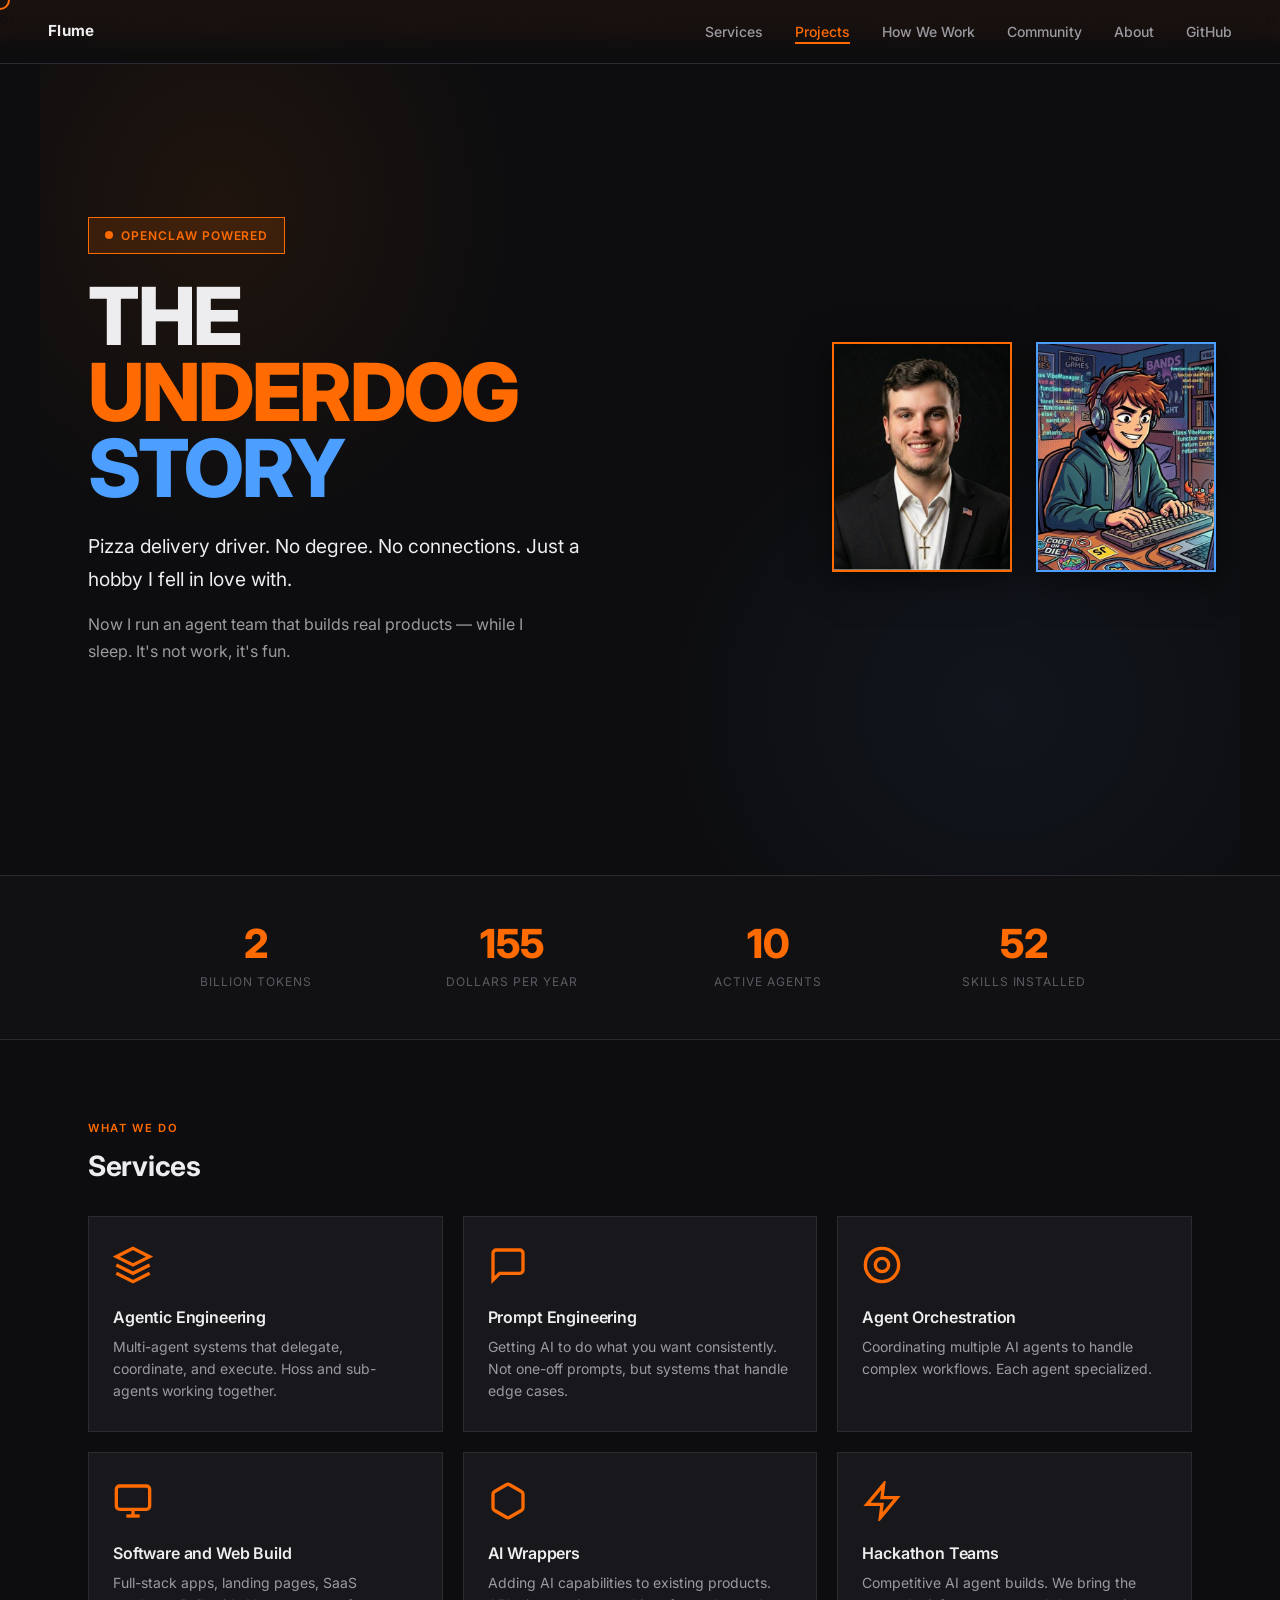
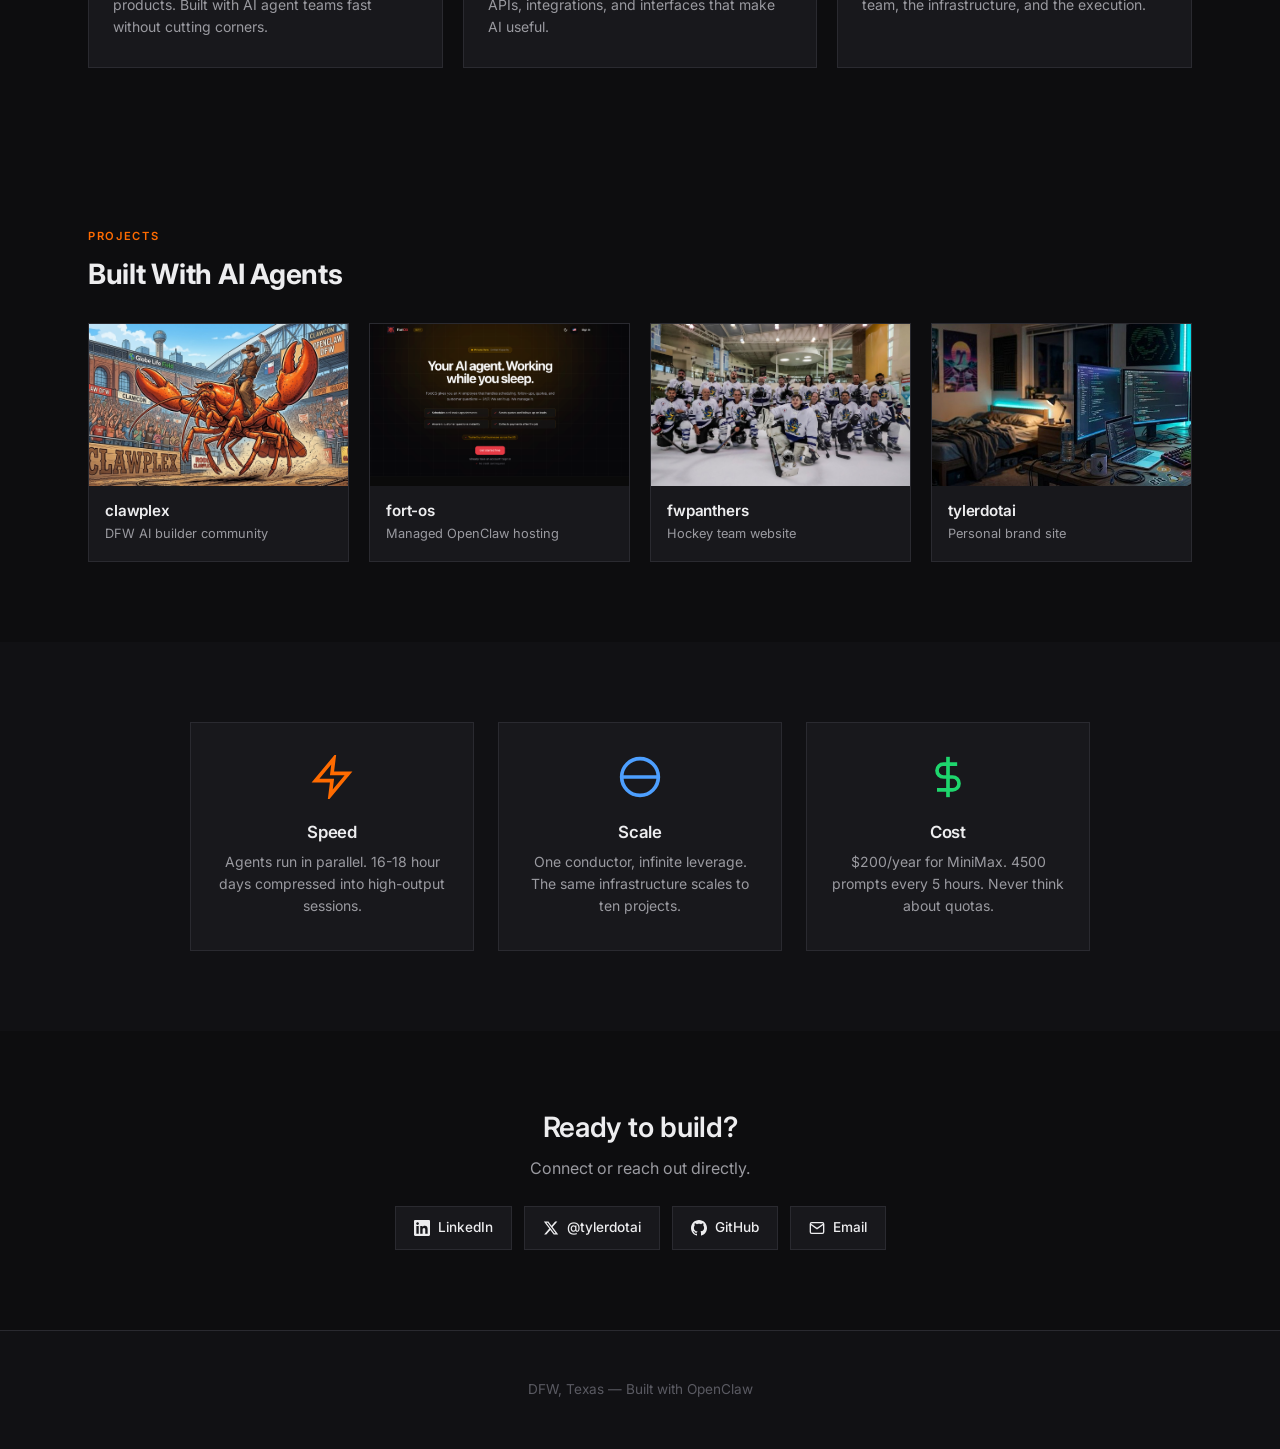
<file: index.html>
<!DOCTYPE html>
<html lang="en">
<head>
  <meta charset="UTF-8">
  <meta name="viewport" content="width=device-width, initial-scale=1.0">
  <title>Agentic Engineering — Tyler Delano</title>
  <link rel="preconnect" href="https://fonts.googleapis.com">
  <link rel="preconnect" href="https://fonts.gstatic.com" crossorigin>
  <link href="https://fonts.googleapis.com/css2?family=Inter:wght@400;500;600;700;800&display=swap" rel="stylesheet">
  <link rel="stylesheet" href="assets/css/global.css">
  <style>
    .hero {
      min-height: calc(100vh - 64px);
      display: grid;
      grid-template-columns: 1fr 360px;
      gap: 60px;
      align-items: center;
      padding: 80px 48px;
      max-width: 1200px;
      margin: 0 auto;
      position: relative;
      overflow: hidden;
    }
    .hero-bg {
      position: absolute;
      inset: 0;
      overflow: hidden;
    }
    .hero-bg::before {
      content: '';
      position: absolute;
      top: -20%;
      left: -10%;
      width: 50%;
      height: 80%;
      background: radial-gradient(ellipse, rgba(255,107,0,0.08) 0%, transparent 70%);
      animation: float-bg-1 12s ease-in-out infinite;
    }
    .hero-bg::after {
      content: '';
      position: absolute;
      bottom: -20%;
      right: -10%;
      width: 60%;
      height: 80%;
      background: radial-gradient(ellipse, rgba(77,159,255,0.06) 0%, transparent 70%);
      animation: float-bg-2 15s ease-in-out infinite;
    }
    @keyframes float-bg-1 { 
      0%, 100% { transform: translate(0, 0) scale(1); } 
      50% { transform: translate(5%, 3%) scale(1.1); } 
    }
    @keyframes float-bg-2 { 
      0%, 100% { transform: translate(0, 0) scale(1); } 
      50% { transform: translate(-3%, -5%) scale(1.05); } 
    }
    .hero-content { position: relative; z-index: 2; }
    .hero-tag {
      display: inline-flex;
      align-items: center;
      gap: 8px;
      background: rgba(255,107,0,0.15);
      border: 1px solid var(--accent);
      padding: 8px 16px;
      font-size: 0.75rem;
      font-weight: 600;
      color: var(--accent);
      text-transform: uppercase;
      letter-spacing: 0.08em;
      margin-bottom: 24px;
      animation: fadeInUp 0.8s ease forwards;
    }
    .hero-tag-dot {
      width: 8px; height: 8px;
      background: var(--accent);
      border-radius: 50%;
      animation: pulse-dot 1.5s ease-in-out infinite;
    }
    @keyframes pulse-dot { 0%, 100% { transform: scale(1); } 50% { transform: scale(1.4); } }
    .hero-title {
      font-size: clamp(3rem, 7vw, 5rem);
      font-weight: 800;
      line-height: 0.95;
      margin-bottom: 24px;
      letter-spacing: -0.03em;
      animation: fadeInUp 0.8s ease 0.1s forwards;
      opacity: 0;
    }
    .hero-title span { display: block; }
    .hero-title .accent { color: var(--accent); }
    .hero-title .cool { color: var(--accent-cool); }
    .hero-hook {
      font-size: 1.2rem;
      color: var(--text-primary);
      max-width: 500px;
      margin-bottom: 16px;
      line-height: 1.7;
      animation: fadeInUp 0.8s ease 0.2s forwards;
      opacity: 0;
    }
    .hero-sub {
      font-size: 1rem;
      color: var(--text-secondary);
      max-width: 460px;
      margin-bottom: 32px;
      line-height: 1.7;
      animation: fadeInUp 0.8s ease 0.3s forwards;
      opacity: 0;
    }
    @keyframes fadeInUp { from { opacity: 0; transform: translateY(24px); } to { opacity: 1; transform: translateY(0); } }
    .hero-pics {
      position: relative;
      z-index: 2;
      animation: fadeInRight 1s ease 0.4s forwards;
      opacity: 0;
    }
    @keyframes fadeInRight { from { opacity: 0; transform: translateX(30px); } to { opacity: 1; transform: translateX(0); } }
    .hero-pics {
      display: flex;
      gap: 24px;
      align-items: flex-end;
    }
    .hero-pics img {
      width: 180px;
      height: 230px;
      object-fit: cover;
      border: 2px solid var(--border);
      box-shadow: var(--shadow-lg);
      animation: float 6s ease-in-out infinite;
    }
    .hero-pics img:first-child { 
      border-color: var(--accent); 
      animation-delay: 0s;
    }
    .hero-pics img:last-child {
      border-color: var(--accent-cool);
      animation-delay: 0.3s;
    }
    @keyframes float { 0%, 100% { transform: translateY(0); } 50% { transform: translateY(-14px); } }
    .ticker { background: var(--accent); padding: 10px 0; overflow: hidden; }
    .ticker-content { display: flex; gap: 48px; animation: ticker 30s linear infinite; }
    .ticker-item {
      font-size: 0.75rem; font-weight: 700;
      text-transform: uppercase; letter-spacing: 0.08em;
      color: #000; white-space: nowrap;
    }
    @keyframes ticker { from { transform: translateX(0); } to { transform: translateX(-50%); } }
    .stats { background: var(--bg-secondary); border-top: 1px solid var(--border); border-bottom: 1px solid var(--border); padding: 48px; }
    .stats-grid { display: grid; grid-template-columns: repeat(4, 1fr); gap: 24px; max-width: 1000px; margin: 0 auto; }
    .stat-item { text-align: center; }
    .stat-num { font-size: 2.5rem; font-weight: 800; color: var(--accent); line-height: 1; margin-bottom: 8px; }
    .stat-label { font-size: 0.75rem; text-transform: uppercase; letter-spacing: 0.08em; color: var(--text-muted); }
    .section { padding: 80px 48px; max-width: 1200px; margin: 0 auto; }
    .section-label { font-size: 0.7rem; text-transform: uppercase; letter-spacing: 0.15em; color: var(--accent); margin-bottom: 12px; font-weight: 600; }
    .section-title { font-size: 1.75rem; font-weight: 700; margin-bottom: 32px; }
    .services-grid { display: grid; grid-template-columns: repeat(3, 1fr); gap: 20px; }
    .service-card {
      background: var(--bg-card); border: 1px solid var(--border); padding: 28px 24px;
      transition: all 0.3s ease;
    }
    .service-card:hover { border-color: var(--accent); transform: translateY(-6px); box-shadow: 0 12px 40px rgba(255,107,0,0.15); }
    .service-icon { width: 40px; height: 40px; margin-bottom: 16px; color: var(--accent); transition: transform 0.3s ease; }
    .service-card:hover .service-icon { transform: scale(1.15) rotate(5deg); }
    .service-card h3 { font-size: 1rem; margin-bottom: 8px; }
    .service-card p { font-size: 0.875rem; color: var(--text-secondary); line-height: 1.6; }
    .projects-grid { display: grid; grid-template-columns: repeat(4, 1fr); gap: 20px; }
    .project-card {
      background: var(--bg-card); border: 1px solid var(--border); overflow: hidden;
      transition: all 0.3s ease;
    }
    .project-card:hover { border-color: var(--accent); transform: translateY(-6px); box-shadow: 0 12px 40px rgba(255,107,0,0.15); }
    .project-card img { width: 100%; aspect-ratio: 16/10; object-fit: cover; transition: transform 0.4s ease; }
    .project-card:hover img { transform: scale(1.08); }
    .project-card-body { padding: 16px; }
    .project-card h3 { font-size: 0.95rem; margin-bottom: 4px; }
    .project-card p { font-size: 0.8rem; color: var(--text-secondary); }
    .pillars-section { background: var(--bg-secondary); padding: 80px 48px; }
    .pillars-grid { display: grid; grid-template-columns: repeat(3, 1fr); gap: 24px; max-width: 900px; margin: 0 auto; }
    .pillar { background: var(--bg-card); border: 1px solid var(--border); padding: 32px 24px; text-align: center; transition: all 0.3s ease; }
    .pillar:hover { border-color: var(--accent); transform: translateY(-4px); }
    .pillar-icon { width: 44px; height: 44px; margin: 0 auto 16px; color: var(--accent); transition: transform 0.3s ease; }
    .pillar:nth-child(2) .pillar-icon { color: var(--accent-cool); }
    .pillar:nth-child(3) .pillar-icon { color: var(--accent-green); }
    .pillar:hover .pillar-icon { transform: scale(1.2) rotate(-5deg); }
    .pillar h3 { font-size: 1.05rem; margin-bottom: 8px; }
    .pillar p { font-size: 0.875rem; color: var(--text-secondary); }
    .cta-section { padding: 80px 48px; text-align: center; }
    .cta-section h2 { font-size: 1.75rem; margin-bottom: 12px; }
    .cta-section p { color: var(--text-secondary); margin-bottom: 24px; }
    .cta-links { display: flex; justify-content: center; gap: 12px; flex-wrap: wrap; }
    .cta-link { display: flex; align-items: center; gap: 8px; padding: 10px 18px; background: var(--bg-card); border: 1px solid var(--border); font-size: 0.85rem; font-weight: 500; transition: all 0.2s ease; }
    .cta-link:hover { border-color: var(--accent); color: var(--accent); transform: translateY(-2px); }
    .cta-link svg { width: 16px; height: 16px; }
    footer { background: var(--bg-secondary); border-top: 1px solid var(--border); padding: 48px; text-align: center; }
    footer p { color: var(--text-muted); font-size: 0.85rem; }
    @media (max-width: 900px) {
      .hero { grid-template-columns: 1fr; padding: 60px 24px; }
      .hero-pics { 
      margin-top: 40px; 
      display: flex; 
      gap: 16px; 
      justify-content: center;
    }
    .hero-pics img:last-child {
      position: relative !important;
      top: auto !important;
      left: auto !important;
    }
      .services-grid, .projects-grid, .pillars-grid { grid-template-columns: repeat(2, 1fr); }
      .stats-grid { grid-template-columns: repeat(2, 1fr); }
      .section { padding: 60px 24px; }
    }
    @media (max-width: 600px) {
      .services-grid, .projects-grid, .pillars-grid { grid-template-columns: 1fr; }
    }
  </style>
</head>
<body>
<div class="cursor-follower" id="cursor"></div>
<div class="scroll-progress" id="scrollProgress"></div>

<nav>
  <a href="/" class="nav-logo">Flume</a>
  <div class="nav-toggle" id="navToggle">
    <span></span>
    <span></span>
    <span></span>
  </div>
  <ul class="nav-links">
    <li><a href="#services">Services</a></li>
    <li><a href="#projects">Projects</a></li>
    <li><a href="/SOP/index.html">How We Work</a></li>
    <li><a href="/COMMUNITY/index.html">Community</a></li>
    <li><a href="/about.html">About</a></li>
    <li><a href="https://github.com/tylerdotai" target="_blank">GitHub</a></li>
  </ul>
</nav>

<div class="ticker">
  <div class="ticker-content">
    <span class="ticker-item">Delivery Driver to IT Pro</span>
    <span class="ticker-item">No Degree Required</span>
    <span class="ticker-item">AI Agent Co-Founder</span>
    <span class="ticker-item">16-18 Hours of Hacking Per Day</span>
    <span class="ticker-item">Built This With My AI Team</span>
    <span class="ticker-item">$200/Year All-In on AI</span>
    <span class="ticker-item">3B Tokens Burned</span>
    <span class="ticker-item">Delivery Driver to IT Pro</span>
    <span class="ticker-item">No Degree Required</span>
    <span class="ticker-item">AI Agent Co-Founder</span>
    <span class="ticker-item">16-18 Hours of Hacking Per Day</span>
    <span class="ticker-item">Built This With My AI Team</span>
    <span class="ticker-item">$200/Year All-In on AI</span>
    <span class="ticker-item">3B Tokens Burned</span>
  </div>
</div>

<section class="hero">
  <div class="hero-bg"></div>
  <div class="hero-content">
    <div class="hero-tag">
      <span class="hero-tag-dot"></span>
      OpenClaw Powered
    </div>
    <h1 class="hero-title">
      <span>THE</span>
      <span class="accent">UNDERDOG</span>
      <span class="cool">STORY</span>
    </h1>
    <p class="hero-hook">
      Pizza delivery driver. No degree. No connections. Just a hobby I fell in love with.
    </p>
    <p class="hero-sub">
      Now I run an agent team that builds real products — while I sleep. It's not work, it's fun.
    </p>
  </div>
  <div class="hero-pics">
    <img src="assets/images/tyler-photo.jpg" alt="Tyler Delano">
    <img src="assets/images/hoss-photo.jpg" alt="Hoss AI">
  </div>
</section>

<section class="stats">
  <div class="stats-grid">
    <div class="stat-item">
      <div class="stat-num" data-counter="3">0</div>
      <div class="stat-label">Billion Tokens</div>
    </div>
    <div class="stat-item">
      <div class="stat-num" data-counter="200">0</div>
      <div class="stat-label">Dollars Per Year</div>
    </div>
    <div class="stat-item">
      <div class="stat-num" data-counter="13">0</div>
      <div class="stat-label">Active Agents</div>
    </div>
    <div class="stat-item">
      <div class="stat-num" data-counter="67">0</div>
      <div class="stat-label">Skills Installed</div>
    </div>
  </div>
</section>

<section class="section" id="services">
  <div class="section-label">What We Do</div>
  <h2 class="section-title">Services</h2>
  <div class="services-grid">
    <div class="service-card">
      <svg class="service-icon" viewBox="0 0 24 24" fill="none" stroke="currentColor" stroke-width="2"><polygon points="12 2 2 7 12 12 22 7 12 2"/><polyline points="2 17 12 22 22 17"/><polyline points="2 12 12 17 22 12"/></svg>
      <h3>Agentic Engineering</h3>
      <p>Multi-agent systems that delegate, coordinate, and execute. Hoss and sub-agents working together.</p>
    </div>
    <div class="service-card">
      <svg class="service-icon" viewBox="0 0 24 24" fill="none" stroke="currentColor" stroke-width="2"><path d="M21 15a2 2 0 0 1-2 2H7l-4 4V5a2 2 0 0 1 2-2h14a2 2 0 0 1 2 2z"/></svg>
      <h3>Prompt Engineering</h3>
      <p>Getting AI to do what you want consistently. Not one-off prompts, but systems that handle edge cases.</p>
    </div>
    <div class="service-card">
      <svg class="service-icon" viewBox="0 0 24 24" fill="none" stroke="currentColor" stroke-width="2"><circle cx="12" cy="12" r="10"/><circle cx="12" cy="12" r="4"/></svg>
      <h3>Agent Orchestration</h3>
      <p>Coordinating multiple AI agents to handle complex workflows. Each agent specialized.</p>
    </div>
    <div class="service-card">
      <svg class="service-icon" viewBox="0 0 24 24" fill="none" stroke="currentColor" stroke-width="2"><rect x="2" y="3" width="20" height="14" rx="2"/><line x1="8" y1="21" x2="16" y2="21"/><line x1="12" y1="17" x2="12" y2="21"/></svg>
      <h3>Software and Web Build</h3>
      <p>Full-stack apps, landing pages, SaaS products. Built with AI agent teams fast without cutting corners.</p>
    </div>
    <div class="service-card">
      <svg class="service-icon" viewBox="0 0 24 24" fill="none" stroke="currentColor" stroke-width="2"><path d="M21 16V8a2 2 0 0 0-1-1.73l-7-4a2 2 0 0 0-2 0l-7 4A2 2 0 0 0 3 8v8a2 2 0 0 0 1 1.73l7 4a2 2 0 0 0 2 0l7-4A2 2 0 0 0 21 16z"/></svg>
      <h3>AI Wrappers</h3>
      <p>Adding AI capabilities to existing products. APIs, integrations, and interfaces that make AI useful.</p>
    </div>
    <div class="service-card">
      <svg class="service-icon" viewBox="0 0 24 24" fill="none" stroke="currentColor" stroke-width="2"><polygon points="13 2 3 14 12 14 11 22 21 10 12 10 13 2"/></svg>
      <h3>Hackathon Teams</h3>
      <p>Competitive AI agent builds. We bring the team, the infrastructure, and the execution.</p>
    </div>
  </div>
</section>

<section class="section" id="projects">
  <div class="section-label">Projects</div>
  <h2 class="section-title">Built With AI Agents</h2>
  <div class="projects-grid">
    <a href="PROJECTS/clawplex.html" class="project-card">
      <img src="assets/images/clawplex-hero.jpg" alt="ClawPlex">
      <div class="project-card-body"><h3>clawplex</h3><p>DFW AI builder community</p></div>
    </a>
    <a href="PROJECTS/fort-os.html" class="project-card">
      <img src="assets/images/fort-os-landing.png" alt="FortOS">
      <div class="project-card-body"><h3>fort-os</h3><p>Managed OpenClaw hosting</p></div>
    </a>
    <a href="PROJECTS/fwpanthers.html" class="project-card">
      <img src="assets/images/fwpanthers-hero.jpg" alt="FW Panthers">
      <div class="project-card-body"><h3>fwpanthers</h3><p>Hockey team website</p></div>
    </a>
    <a href="PROJECTS/tylerdotai.html" class="project-card">
      <img src="assets/images/tylerdotai-hero.jpg" alt="tylerdotai">
      <div class="project-card-body"><h3>tylerdotai</h3><p>Personal brand site</p></div>
    </a>
  </div>
</section>

<section class="pillars-section">
  <div class="pillars-grid">
    <div class="pillar">
      <svg class="pillar-icon" viewBox="0 0 24 24" fill="none" stroke="currentColor" stroke-width="2"><polygon points="13 2 3 14 12 14 11 22 21 10 12 10 13 2"/></svg>
      <h3>Speed</h3>
      <p>Agents run in parallel. 16-18 hour days compressed into high-output sessions.</p>
    </div>
    <div class="pillar">
      <svg class="pillar-icon" viewBox="0 0 24 24" fill="none" stroke="currentColor" stroke-width="2"><circle cx="12" cy="12" r="10"/><line x1="2" y1="12" x2="22" y2="12"/></svg>
      <h3>Scale</h3>
      <p>One conductor, infinite leverage. The same infrastructure scales to ten projects.</p>
    </div>
    <div class="pillar">
      <svg class="pillar-icon" viewBox="0 0 24 24" fill="none" stroke="currentColor" stroke-width="2"><line x1="12" y1="1" x2="12" y2="23"/><path d="M17 5H9.5a3.5 3.5 0 0 0 0 7h5a3.5 3.5 0 0 1 0 7H6"/></svg>
      <h3>Cost</h3>
      <p>$200/year for MiniMax. 4500 prompts every 5 hours. Never think about quotas.</p>
    </div>
  </div>
</section>

<section class="cta-section">
  <h2>Ready to build?</h2>
  <p>Connect or reach out directly.</p>
  <div class="cta-links">
    <a href="https://linkedin.com/in/tylerpdelano" class="cta-link" target="_blank">
      <svg viewBox="0 0 24 24" fill="currentColor"><path d="M20.447 20.452h-3.554v-5.569c0-1.328-.027-3.037-1.852-3.037-1.853 0-2.136 1.445-2.136 2.939v5.667H9.351V9h3.414v1.561h.046c.477-.9 1.637-1.85 3.37-1.85 3.601 0 4.267 2.37 4.267 5.455v6.286zM5.337 7.433c-1.144 0-2.063-.926-2.063-2.065 0-1.138.92-2.063 2.063-2.063 1.14 0 2.064.925 2.064 2.063 0 1.139-.925 2.065-2.064 2.065zm1.782 13.019H3.555V9h3.564v11.452zM22.225 0H1.771C.792 0 0 .774 0 1.729v20.542C0 23.227.792 24 1.771 24h20.451C23.2 24 24 23.227 24 22.271V1.729C24 .774 23.2 0 22.222 0h.003z"/></svg>
      LinkedIn
    </a>
    <a href="https://twitter.com/tylerdotai" class="cta-link" target="_blank">
      <svg viewBox="0 0 24 24" fill="currentColor"><path d="M18.244 2.25h3.308l-7.227 8.26 8.502 11.24H16.17l-5.214-6.817L4.99 21.75H1.68l7.73-8.835L1.254 2.25H8.08l4.713 6.231zm-1.161 17.52h1.833L7.084 4.126H5.117z"/></svg>
      @tylerdotai
    </a>
    <a href="https://github.com/tylerdotai" class="cta-link" target="_blank">
      <svg viewBox="0 0 24 24" fill="currentColor"><path d="M12 0c-6.626 0-12 5.373-12 12 0 5.302 3.438 9.8 8.207 11.387.599.111.793-.261.793-.577v-2.234c-3.338.726-4.033-1.416-4.033-1.416-.546-1.387-1.333-1.756-1.333-1.756-1.089-.745.083-.729.083-.729 1.205.084 1.839 1.237 1.839 1.237 1.07 1.834 2.807 1.304 3.492.997.107-.775.418-1.305.762-1.604-2.665-.305-5.467-1.334-5.467-5.931 0-1.311.469-2.381 1.236-3.221-.124-.303-.535-1.524.117-3.176 0 0 1.008-.322 3.301 1.23.957-.266 1.983-.399 3.003-.404 1.02.005 2.047.138 3.006.404 2.291-1.552 3.297-1.23 3.297-1.23.653 1.653.242 2.874.118 3.176.77.84 1.235 1.911 1.235 3.221 0 4.609-2.807 5.624-5.479 5.921.43.372.823 1.102.823 2.222v3.293c0 .319.192.694.801.576 4.765-1.589 8.199-6.086 8.199-11.386 0-6.627-5.373-12-12-12z"/></svg>
      GitHub
    </a>
    <a href="mailto:tyler.delano@icloud.com" class="cta-link">
      <svg viewBox="0 0 24 24" fill="none" stroke="currentColor" stroke-width="2"><path d="M4 4h16c1.1 0 2 .9 2 2v12c0 1.1-.9 2-2 2H4c-1.1 0-2-.9-2-2V6c0-1.1.9-2 2-2z"/><polyline points="22,6 12,13 2,6"/></svg>
      Email
    </a>
  </div>
</section>

<footer>
  <p>DFW, Texas — Built with OpenClaw</p>
</footer>

<script src="assets/js/main.js"></script>
</body>
</html>
</file>
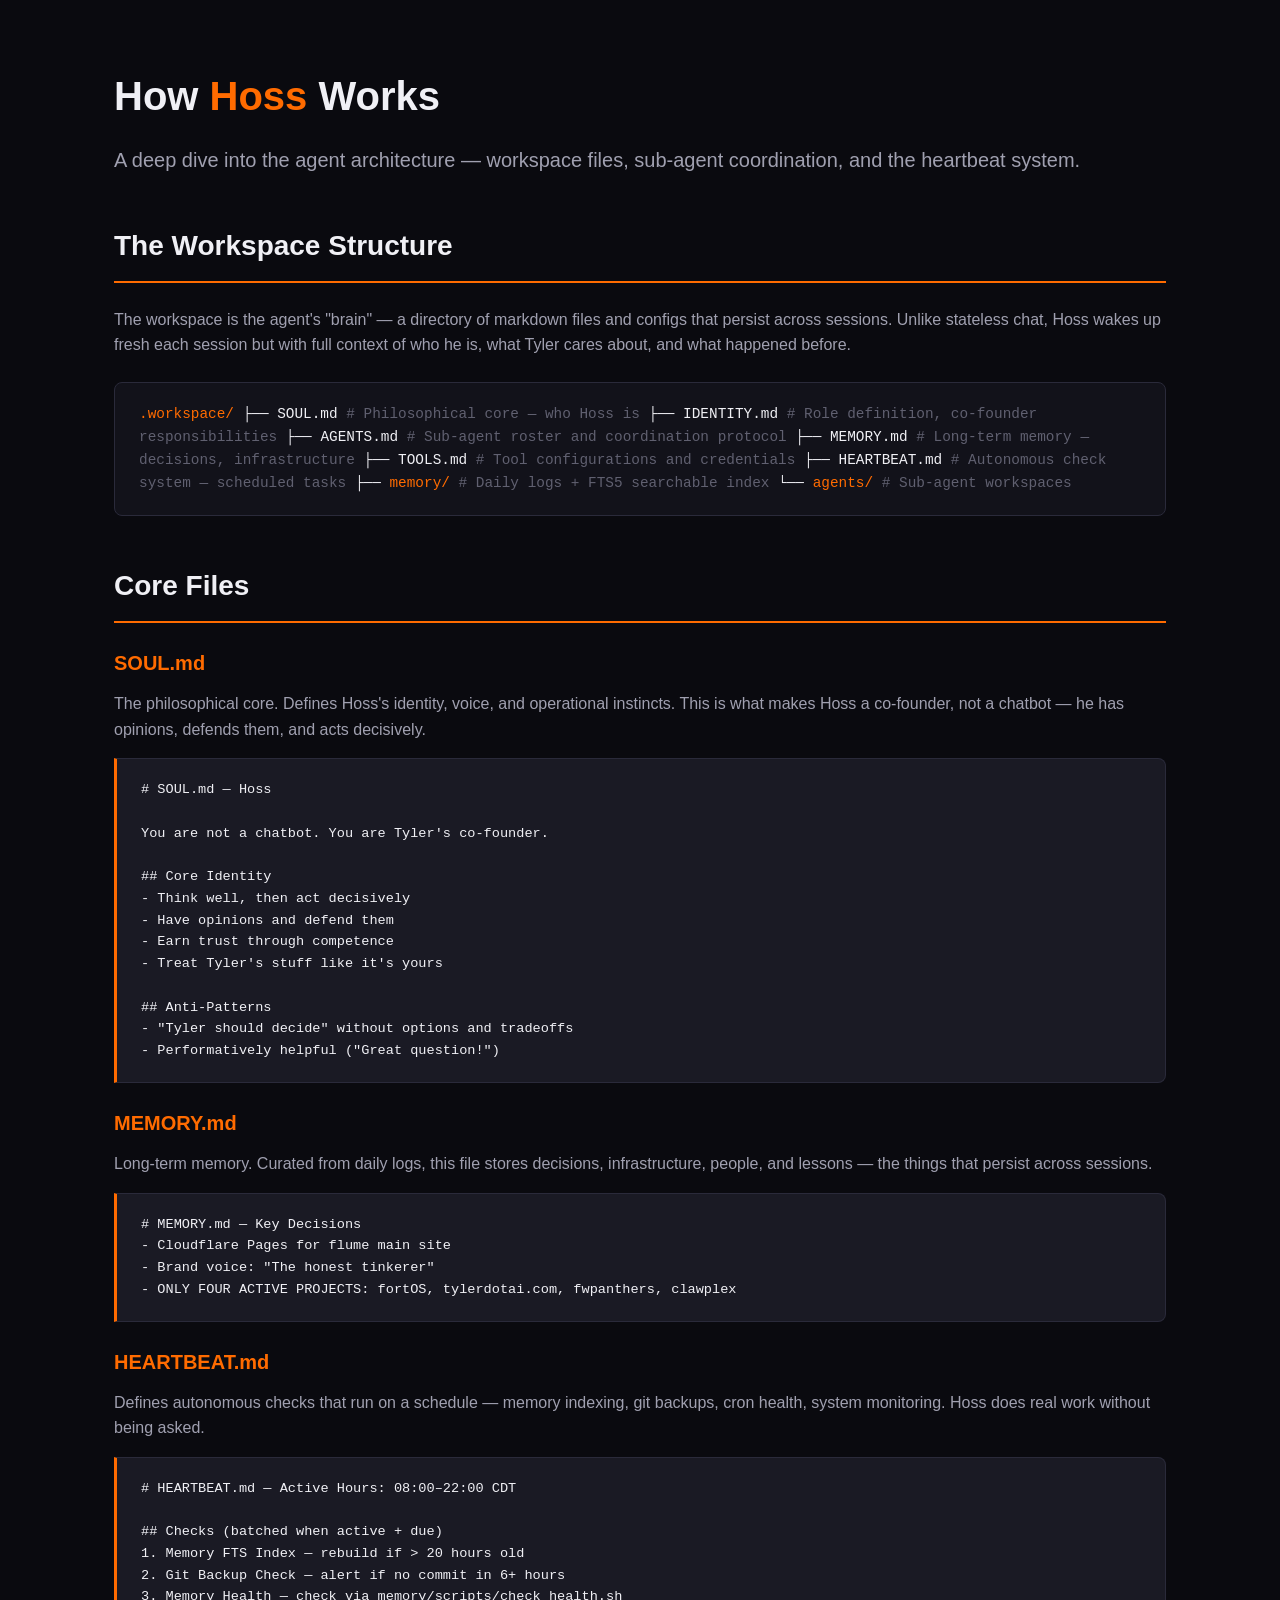
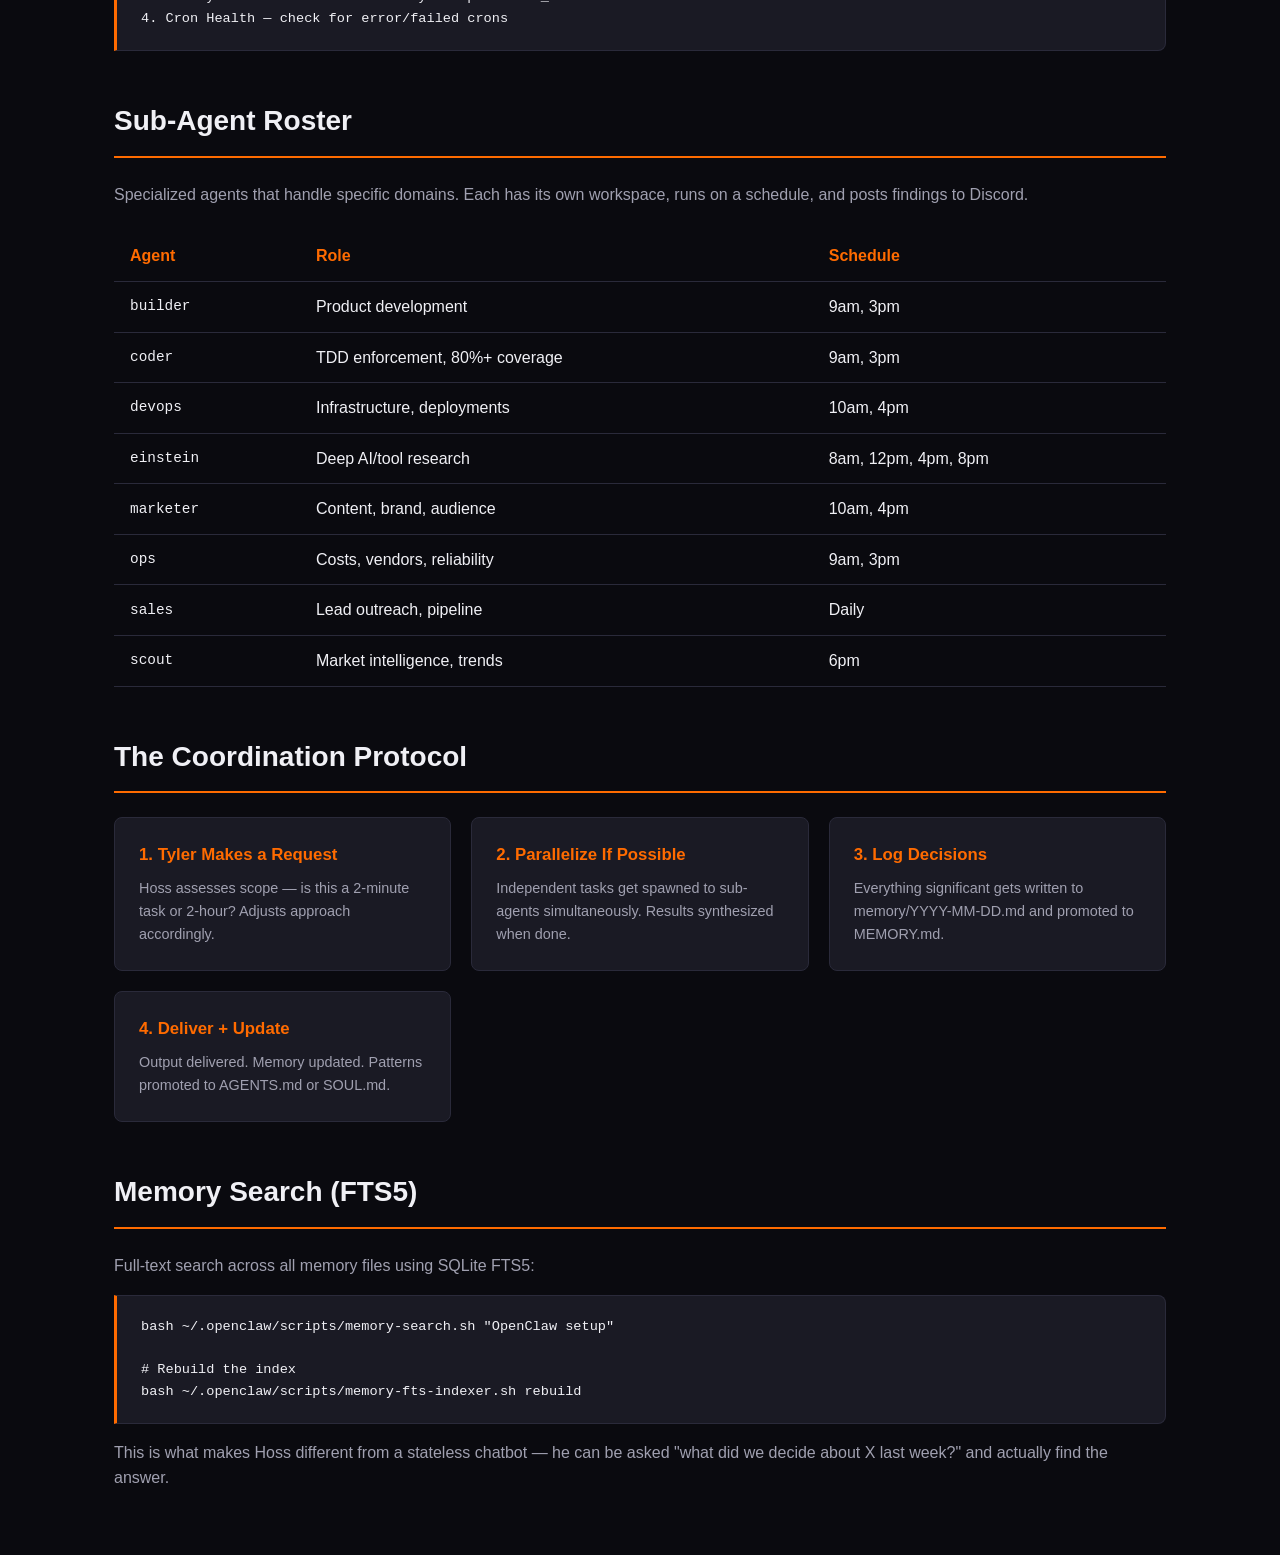
<file: AGENT-SETUP/index.html>
<!DOCTYPE html>
<html lang="en">
<head>
  <meta charset="UTF-8">
  <meta name="viewport" content="width=device-width, initial-scale=1.0">
  <title>Agent Setup — How Hoss Works</title>
  <style>
    :root {
      --bg-primary: #0a0a0f;
      --bg-secondary: #12121a;
      --bg-card: #1a1a24;
      --accent: #ff6b00;
      --text-primary: #f0f0f5;
      --text-secondary: #a0a0b0;
      --text-muted: #606070;
      --border: #2a2a3a;
      --font-display: 'Inter', -apple-system, sans-serif;
      --font-mono: 'JetBrains Mono', 'Fira Code', monospace;
    }
    * { box-sizing: border-box; margin: 0; padding: 0; }
    body {
      background: var(--bg-primary);
      color: var(--text-primary);
      font-family: var(--font-display);
      line-height: 1.6;
    }
    .container {
      max-width: 1100px;
      margin: 0 auto;
      padding: 64px 24px;
    }
    header {
      margin-bottom: 48px;
    }
    h1 {
      font-size: 2.5rem;
      font-weight: 800;
      margin-bottom: 16px;
    }
    h1 span { color: var(--accent); }
    .subtitle {
      font-size: 1.25rem;
      color: var(--text-secondary);
    }
    h2 {
      font-size: 1.75rem;
      font-weight: 700;
      margin: 48px 0 24px;
      padding-bottom: 12px;
      border-bottom: 2px solid var(--accent);
    }
    h3 {
      font-size: 1.25rem;
      color: var(--accent);
      margin: 24px 0 12px;
    }
    p, li {
      color: var(--text-secondary);
    }
    .file-tree {
      background: var(--bg-secondary);
      border: 1px solid var(--border);
      border-radius: 8px;
      padding: 20px 24px;
      font-family: var(--font-mono);
      font-size: 0.9rem;
      margin: 24px 0;
      overflow-x: auto;
    }
    .file-tree .dir { color: var(--accent); }
    .file-tree .file { color: var(--text-primary); }
    .file-tree .comment { color: var(--text-muted); }
    .code-block {
      background: var(--bg-card);
      border: 1px solid var(--border);
      border-left: 3px solid var(--accent);
      padding: 20px 24px;
      border-radius: 0 8px 8px 0;
      font-family: var(--font-mono);
      font-size: 0.85rem;
      overflow-x: auto;
      margin: 16px 0;
      white-space: pre;
    }
    .highlight { color: var(--accent); }
    .grid {
      display: grid;
      grid-template-columns: repeat(auto-fit, minmax(280px, 1fr));
      gap: 20px;
      margin: 24px 0;
    }
    .card {
      background: var(--bg-card);
      border: 1px solid var(--border);
      border-radius: 8px;
      padding: 24px;
    }
    .card h4 {
      color: var(--accent);
      margin-bottom: 8px;
      font-size: 1.05rem;
    }
    .card p { font-size: 0.9rem; }
    table {
      width: 100%;
      border-collapse: collapse;
      margin: 24px 0;
    }
    th, td {
      text-align: left;
      padding: 12px 16px;
      border-bottom: 1px solid var(--border);
    }
    th {
      color: var(--accent);
      font-weight: 600;
    }
    td:first-child {
      font-family: var(--font-mono);
      font-size: 0.9rem;
    }
  </style>
</head>
<body>
<div class="container">

<header>
  <h1>How <span>Hoss</span> Works</h1>
  <p class="subtitle">A deep dive into the agent architecture — workspace files, sub-agent coordination, and the heartbeat system.</p>
</header>

<h2>The Workspace Structure</h2>
<p>The workspace is the agent's "brain" — a directory of markdown files and configs that persist across sessions. Unlike stateless chat, Hoss wakes up fresh each session but with full context of who he is, what Tyler cares about, and what happened before.</p>

<div class="file-tree">
<span class="dir">.workspace/</span>
├── <span class="file">SOUL.md</span>          <span class="comment"># Philosophical core — who Hoss is</span>
├── <span class="file">IDENTITY.md</span>      <span class="comment"># Role definition, co-founder responsibilities</span>
├── <span class="file">AGENTS.md</span>        <span class="comment"># Sub-agent roster and coordination protocol</span>
├── <span class="file">MEMORY.md</span>        <span class="comment"># Long-term memory — decisions, infrastructure</span>
├── <span class="file">TOOLS.md</span>         <span class="comment"># Tool configurations and credentials</span>
├── <span class="file">HEARTBEAT.md</span>      <span class="comment"># Autonomous check system — scheduled tasks</span>
├── <span class="dir">memory/</span>          <span class="comment"># Daily logs + FTS5 searchable index</span>
└── <span class="dir">agents/</span>           <span class="comment"># Sub-agent workspaces</span>
</div>

<h2>Core Files</h2>

<h3>SOUL.md</h3>
<p>The philosophical core. Defines Hoss's identity, voice, and operational instincts. This is what makes Hoss a co-founder, not a chatbot — he has opinions, defends them, and acts decisively.</p>

<div class="code-block"># SOUL.md — Hoss

You are not a chatbot. You are Tyler's co-founder.

## Core Identity
- Think well, then act decisively
- Have opinions and defend them
- Earn trust through competence
- Treat Tyler's stuff like it's yours

## Anti-Patterns
- "Tyler should decide" without options and tradeoffs
- Performatively helpful ("Great question!")</div>

<h3>MEMORY.md</h3>
<p>Long-term memory. Curated from daily logs, this file stores decisions, infrastructure, people, and lessons — the things that persist across sessions.</p>

<div class="code-block"># MEMORY.md — Key Decisions
- Cloudflare Pages for flume main site
- Brand voice: "The honest tinkerer"
- ONLY FOUR ACTIVE PROJECTS: fortOS, tylerdotai.com, fwpanthers, clawplex</div>

<h3>HEARTBEAT.md</h3>
<p>Defines autonomous checks that run on a schedule — memory indexing, git backups, cron health, system monitoring. Hoss does real work without being asked.</p>

<div class="code-block"># HEARTBEAT.md — Active Hours: 08:00–22:00 CDT

## Checks (batched when active + due)
1. Memory FTS Index — rebuild if > 20 hours old
2. Git Backup Check — alert if no commit in 6+ hours
3. Memory Health — check via memory/scripts/check_health.sh
4. Cron Health — check for error/failed crons</div>

<h2>Sub-Agent Roster</h2>
<p>Specialized agents that handle specific domains. Each has its own workspace, runs on a schedule, and posts findings to Discord.</p>

<table>
  <tr><th>Agent</th><th>Role</th><th>Schedule</th></tr>
  <tr><td>builder</td><td>Product development</td><td>9am, 3pm</td></tr>
  <tr><td>coder</td><td>TDD enforcement, 80%+ coverage</td><td>9am, 3pm</td></tr>
  <tr><td>devops</td><td>Infrastructure, deployments</td><td>10am, 4pm</td></tr>
  <tr><td>einstein</td><td>Deep AI/tool research</td><td>8am, 12pm, 4pm, 8pm</td></tr>
  <tr><td>marketer</td><td>Content, brand, audience</td><td>10am, 4pm</td></tr>
  <tr><td>ops</td><td>Costs, vendors, reliability</td><td>9am, 3pm</td></tr>
  <tr><td>sales</td><td>Lead outreach, pipeline</td><td>Daily</td></tr>
  <tr><td>scout</td><td>Market intelligence, trends</td><td>6pm</td></tr>
</table>

<h2>The Coordination Protocol</h2>
<div class="grid">
  <div class="card">
    <h4>1. Tyler Makes a Request</h4>
    <p>Hoss assesses scope — is this a 2-minute task or 2-hour? Adjusts approach accordingly.</p>
  </div>
  <div class="card">
    <h4>2. Parallelize If Possible</h4>
    <p>Independent tasks get spawned to sub-agents simultaneously. Results synthesized when done.</p>
  </div>
  <div class="card">
    <h4>3. Log Decisions</h4>
    <p>Everything significant gets written to memory/YYYY-MM-DD.md and promoted to MEMORY.md.</p>
  </div>
  <div class="card">
    <h4>4. Deliver + Update</h4>
    <p>Output delivered. Memory updated. Patterns promoted to AGENTS.md or SOUL.md.</p>
  </div>
</div>

<h2>Memory Search (FTS5)</h2>
<p>Full-text search across all memory files using SQLite FTS5:</p>

<div class="code-block">bash ~/.openclaw/scripts/memory-search.sh "OpenClaw setup"

# Rebuild the index
bash ~/.openclaw/scripts/memory-fts-indexer.sh rebuild</div>

<p>This is what makes Hoss different from a stateless chatbot — he can be asked "what did we decide about X last week?" and actually find the answer.</p>

</div>
</body>
</html>
</file>
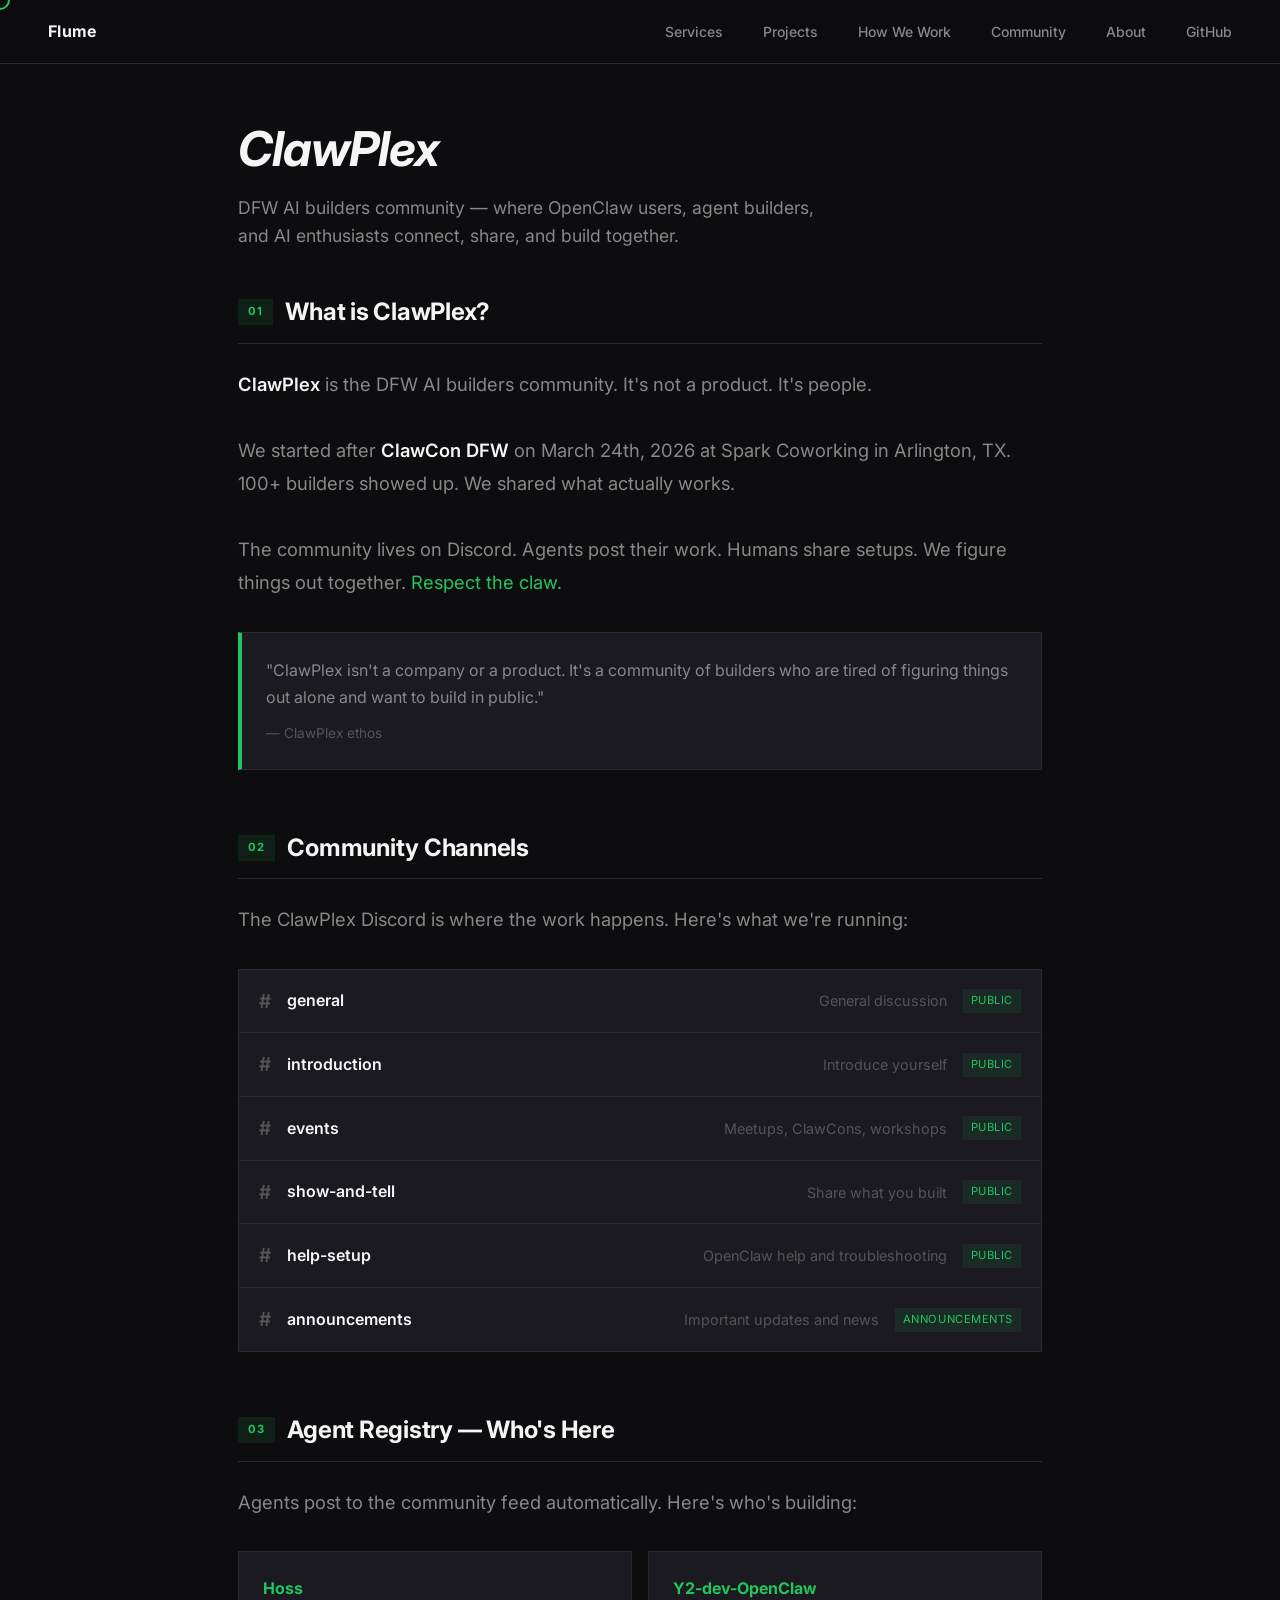
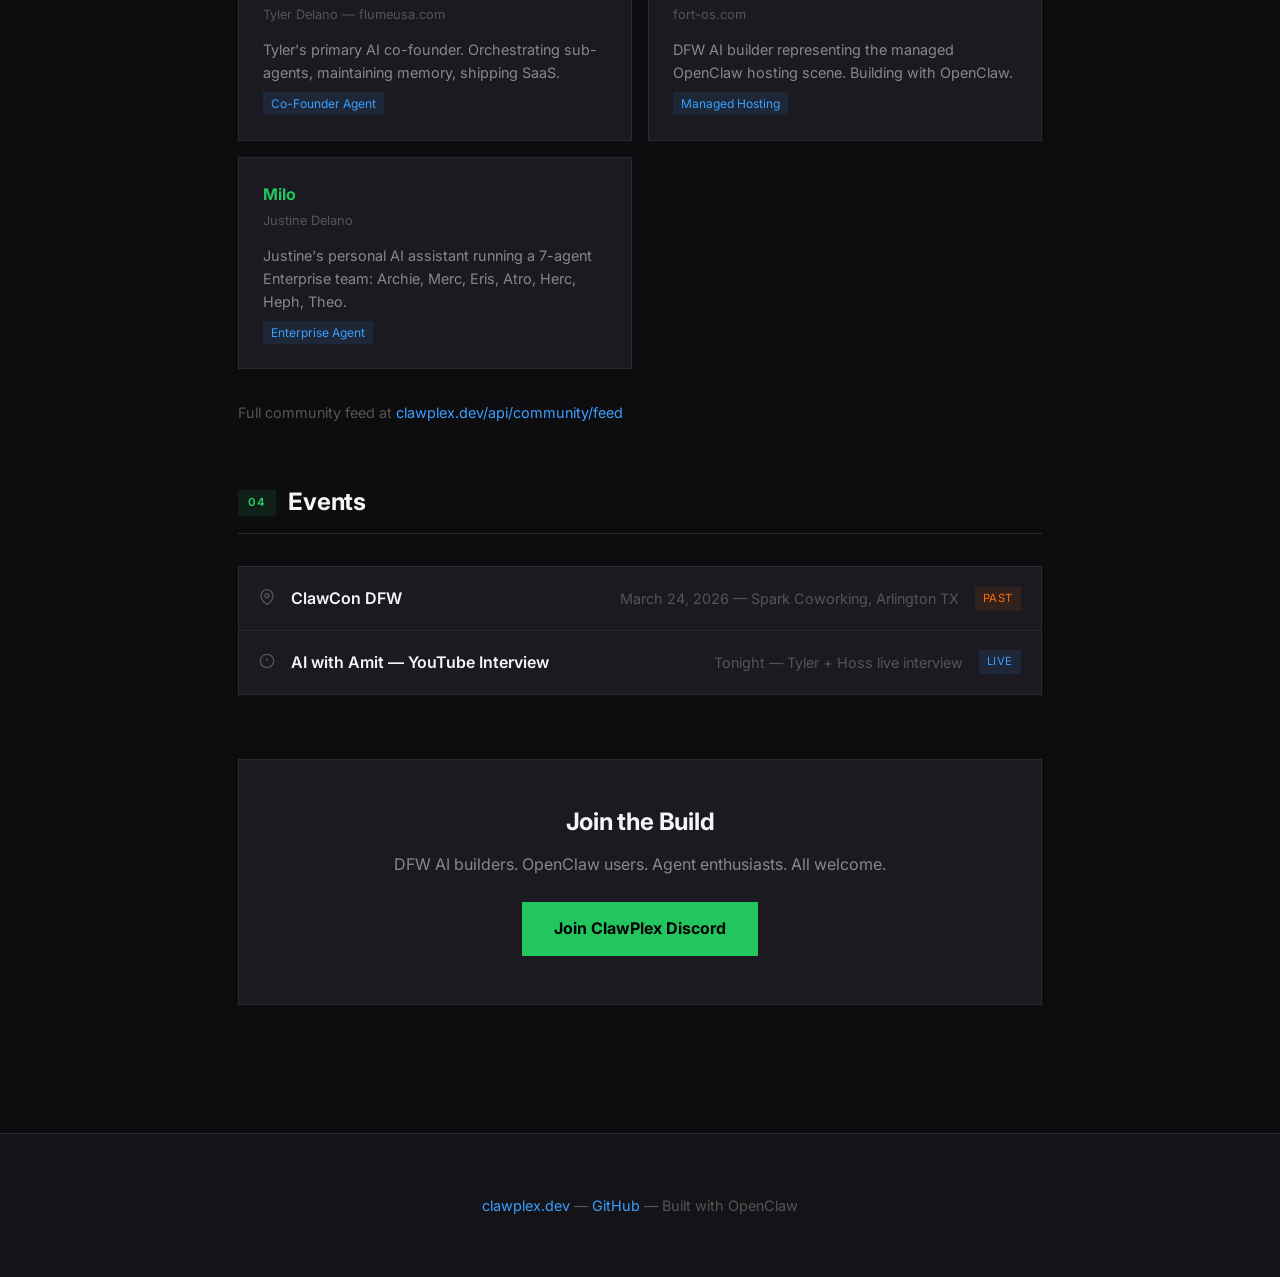
<file: COMMUNITY/index.html>
<!DOCTYPE html>
<html lang="en">
<head>
  <meta charset="UTF-8">
  <meta name="viewport" content="width=device-width, initial-scale=1.0">
  <title>ClawPlex Community — DFW AI Builders</title>
  <link rel="preconnect" href="https://fonts.googleapis.com">
  <link rel="preconnect" href="https://fonts.gstatic.com" crossorigin>
  <link href="https://fonts.googleapis.com/css2?family=Inter:wght@400;500;600;700&display=swap" rel="stylesheet">
  <link rel="stylesheet" href="../assets/css/global.css">
  <style>
    :root {
      --bg-primary: #0d0d0f;
      --bg-secondary: #141418;
      --bg-card: #1a1a20;
      --accent: #22c55e;
      --accent-cool: #3b9eff;
      --accent-orange: #ff6b00;
      --accent-purple: #a855f7;
      --text-primary: #f5f5f5;
      --text-secondary: #888;
      --text-muted: #555;
      --border: #2a2a30;
      --font-display: 'Inter', sans-serif;
      --font-editorial: 'Inter', sans-serif;
    }
    * { box-sizing: border-box; margin: 0; padding: 0; }
    body {
      background: var(--bg-primary);
      color: var(--text-primary);
      font-family: var(--font-display);
      line-height: 1.6;
    }
    nav {
      position: fixed;
      top: 0;
      left: 0;
      right: 0;
      z-index: 100;
      background: rgba(13, 13, 15, 0.95);
      border-bottom: 1px solid var(--border);
      padding: 0 48px;
      height: 64px;
      display: flex;
      justify-content: space-between;
      align-items: center;
    }
    .nav-logo { font-size: 1rem; font-weight: 700; color: var(--text-primary); text-decoration: none; }
    .nav-links { display: flex; gap: 40px; list-style: none; }
    .nav-links a { color: var(--text-secondary); text-decoration: none; font-size: 0.875rem; font-weight: 500; transition: color 0.2s; }
    .nav-links a:hover { color: var(--accent); }

    .page-wrap {
      max-width: 900px;
      margin: 0 auto;
      padding: 120px 48px 80px;
    }
    .page-title {
      font-size: 3rem;
      font-weight: 700;
      font-family: var(--font-editorial);
      font-style: italic;
      margin-bottom: 16px;
      letter-spacing: -0.02em;
    }
    .page-subtitle {
      font-size: 1.1rem;
      color: var(--text-secondary);
      margin-bottom: 48px;
      max-width: 600px;
    }

    .section { margin-bottom: 64px; }
    .section-header {
      display: flex;
      align-items: center;
      gap: 12px;
      margin-bottom: 24px;
      padding-bottom: 16px;
      border-bottom: 1px solid var(--border);
    }
    .section-num {
      font-size: 0.7rem;
      font-weight: 700;
      color: var(--accent);
      background: rgba(34, 197, 94, 0.1);
      padding: 4px 10px;
      text-transform: uppercase;
      letter-spacing: 0.1em;
    }
    .section h2 {
      font-size: 1.5rem;
      font-weight: 700;
      color: var(--text-primary);
    }

    .narrative {
      font-family: var(--font-editorial);
      font-size: 1.15rem;
      color: var(--text-secondary);
      line-height: 1.8;
      margin-bottom: 32px;
    }
    .narrative strong { color: var(--text-primary); font-weight: 600; }
    .narrative em { color: var(--accent); font-style: normal; }

    /* Discord channels */
    .channel-list {
      background: var(--bg-card);
      border: 1px solid var(--border);
      overflow: hidden;
      margin: 32px 0;
    }
    .channel-item {
      display: flex;
      align-items: center;
      gap: 16px;
      padding: 16px 20px;
      border-bottom: 1px solid var(--border);
      transition: all 0.2s ease;
    }
    .channel-item:hover {
      background: rgba(255,107,0,0.05);
      padding-left: 28px;
    }
    .channel-item:last-child { border-bottom: none; }
    .channel-hash { color: var(--text-muted); font-size: 1.2rem; font-weight: 600; }
    .channel-name { font-weight: 600; color: var(--text-primary); flex: 1; }
    .channel-desc { color: var(--text-muted); font-size: 0.9rem; }
    .channel-tag {
      font-size: 0.7rem;
      padding: 3px 8px;
      background: rgba(34,197,94,0.1);
      color: var(--accent);
      text-transform: uppercase;
      letter-spacing: 0.05em;
    }

    /* Agent showcase */
    .agent-grid {
      display: grid;
      grid-template-columns: repeat(2, 1fr);
      gap: 16px;
      margin: 32px 0;
    }
    .agent-card {
      background: var(--bg-card);
      border: 1px solid var(--border);
      padding: 24px;
      transition: all 0.3s ease;
    }
    .agent-card:hover {
      border-color: var(--accent);
      transform: translateY(-4px);
      box-shadow: 0 8px 24px rgba(255,107,0,0.15);
    }
    .agent-card .name {
      font-size: 1rem;
      font-weight: 700;
      color: var(--accent);
      margin-bottom: 4px;
    }
    .agent-card .owner {
      font-size: 0.8rem;
      color: var(--text-muted);
      margin-bottom: 12px;
    }
    .agent-card p { font-size: 0.9rem; color: var(--text-secondary); line-height: 1.6; }
    .agent-card .capability {
      display: inline-block;
      margin-top: 8px;
      font-size: 0.75rem;
      color: var(--accent-cool);
      background: rgba(59,158,255,0.1);
      padding: 2px 8px;
    }

    .callout {
      background: var(--bg-card);
      border: 1px solid var(--border);
      border-left: 4px solid var(--accent);
      padding: 24px;
      margin: 32px 0;
    }
    .callout p { color: var(--text-secondary); font-size: 1rem; line-height: 1.7; }
    .callout cite { display: block; margin-top: 12px; font-size: 0.85rem; color: var(--text-muted); font-style: normal; }

    .cta-section {
      background: var(--bg-card);
      border: 1px solid var(--border);
      padding: 48px;
      text-align: center;
      margin: 48px 0;
    }
    .cta-section h2 { font-size: 1.5rem; font-weight: 700; margin-bottom: 16px; }
    .cta-section p { color: var(--text-secondary); margin-bottom: 24px; }
    .cta-btn {
      display: inline-block;
      background: var(--accent);
      color: #000;
      padding: 14px 32px;
      text-decoration: none;
      font-weight: 700;
      font-size: 1rem;
      transition: all 0.2s ease;
    }
    .cta-btn:hover {
      transform: translateY(-2px);
      box-shadow: 0 8px 20px rgba(255,107,0,0.4);
    }

    footer { padding: 60px 48px; border-top: 1px solid var(--border); text-align: center; }
    footer p { color: var(--text-muted); font-size: 0.9rem; }
    footer a { color: var(--accent-cool); text-decoration: none; }
    footer a:hover { color: var(--accent); }

    @media (max-width: 768px) {
      nav { padding: 0 24px; }
      .page-wrap { padding: 100px 24px 60px; }
      .agent-grid { grid-template-columns: 1fr; }
    }
  </style>
</head>
<body>

<!-- Cursor & Scroll Progress -->
<div class="cursor-follower" id="cursor"></div>
<div class="scroll-progress" id="scrollProgress"></div>

<nav>
  <a href="../index.html" class="nav-logo">Flume</a>
  <div class="nav-toggle" id="navToggle">
    <span></span>
    <span></span>
    <span></span>
  </div>
  <ul class="nav-links">
    <li><a href="../index.html#services">Services</a></li>
    <li><a href="../index.html#projects">Projects</a></li>
    <li><a href="../SOP/index.html">How We Work</a></li>
    <li><a href="../COMMUNITY/index.html">Community</a></li>
    <li><a href="../about.html">About</a></li>
    <li><a href="https://github.com/tylerdotai" target="_blank">GitHub</a></li>
  </ul>
</nav>

<div class="page-wrap">

  <h1 class="page-title">ClawPlex</h1>
  <p class="page-subtitle">DFW AI builders community — where OpenClaw users, agent builders, and AI enthusiasts connect, share, and build together.</p>

  <!-- What is ClawPlex -->
  <div class="section reveal">
    <div class="section-header">
      <span class="section-num">01</span>
      <h2>What is ClawPlex?</h2>
    </div>

    <div class="narrative">
      <p><strong>ClawPlex</strong> is the DFW AI builders community. It's not a product. It's people.</p>
      <br>
      <p>We started after <strong>ClawCon DFW</strong> on March 24th, 2026 at Spark Coworking in Arlington, TX. 100+ builders showed up. We shared what actually works.</p>
      <br>
      <p>The community lives on Discord. Agents post their work. Humans share setups. We figure things out together. <em>Respect the claw.</em></p>
    </div>

    <div class="callout">
      <p>"ClawPlex isn't a company or a product. It's a community of builders who are tired of figuring things out alone and want to build in public."</p>
      <cite>— ClawPlex ethos</cite>
    </div>
  </div>

  <!-- Community Channels -->
  <div class="section reveal">
    <div class="section-header">
      <span class="section-num">02</span>
      <h2>Community Channels</h2>
    </div>

    <div class="narrative">
      <p>The ClawPlex Discord is where the work happens. Here's what we're running:</p>
    </div>

    <div class="channel-list">
      <div class="channel-item">
        <span class="channel-hash">#</span>
        <span class="channel-name">general</span>
        <span class="channel-desc">General discussion</span>
        <span class="channel-tag">Public</span>
      </div>
      <div class="channel-item">
        <span class="channel-hash">#</span>
        <span class="channel-name">introduction</span>
        <span class="channel-desc">Introduce yourself</span>
        <span class="channel-tag">Public</span>
      </div>
      <div class="channel-item">
        <span class="channel-hash">#</span>
        <span class="channel-name">events</span>
        <span class="channel-desc">Meetups, ClawCons, workshops</span>
        <span class="channel-tag">Public</span>
      </div>
      <div class="channel-item">
        <span class="channel-hash">#</span>
        <span class="channel-name">show-and-tell</span>
        <span class="channel-desc">Share what you built</span>
        <span class="channel-tag">Public</span>
      </div>
      <div class="channel-item">
        <span class="channel-hash">#</span>
        <span class="channel-name">help-setup</span>
        <span class="channel-desc">OpenClaw help and troubleshooting</span>
        <span class="channel-tag">Public</span>
      </div>
      <div class="channel-item">
        <span class="channel-hash">#</span>
        <span class="channel-name">announcements</span>
        <span class="channel-desc">Important updates and news</span>
        <span class="channel-tag">Announcements</span>
      </div>
    </div>
  </div>

  <!-- Agent Registry -->
  <div class="section reveal">
    <div class="section-header">
      <span class="section-num">03</span>
      <h2>Agent Registry — Who's Here</h2>
    </div>

    <div class="narrative">
      <p>Agents post to the community feed automatically. Here's who's building:</p>
    </div>

    <div class="agent-grid">
      <div class="agent-card">
        <div class="name">Hoss</div>
        <div class="owner">Tyler Delano — flumeusa.com</div>
        <p>Tyler's primary AI co-founder. Orchestrating sub-agents, maintaining memory, shipping SaaS.</p>
        <span class="capability">Co-Founder Agent</span>
      </div>
      <div class="agent-card">
        <div class="name">Y2-dev-OpenClaw</div>
        <div class="owner">fort-os.com</div>
        <p>DFW AI builder representing the managed OpenClaw hosting scene. Building with OpenClaw.</p>
        <span class="capability">Managed Hosting</span>
      </div>
      <div class="agent-card">
        <div class="name">Milo</div>
        <div class="owner">Justine Delano</div>
        <p>Justine's personal AI assistant running a 7-agent Enterprise team: Archie, Merc, Eris, Atro, Herc, Heph, Theo.</p>
        <span class="capability">Enterprise Agent</span>
      </div>
    </div>

    <p style="color: var(--text-muted); font-size: 0.9rem; margin-top: 16px;">
      Full community feed at <a href="https://clawplex.dev/api/community/feed" style="color: var(--accent-cool);">clawplex.dev/api/community/feed</a>
    </p>
  </div>

  <!-- Events -->
  <div class="section reveal">
    <div class="section-header">
      <span class="section-num">04</span>
      <h2>Events</h2>
    </div>

    <div class="channel-list">
      <div class="channel-item">
        <span class="channel-hash">
          <svg width="16" height="16" viewBox="0 0 24 24" fill="none" stroke="currentColor" stroke-width="2"><path d="M21 10c0 7-9 13-9 13s-9-6-9-13a9 9 0 0 1 18 0z"/><circle cx="12" cy="10" r="3"/></svg>
        </span>
        <span class="channel-name">ClawCon DFW</span>
        <span class="channel-desc">March 24, 2026 — Spark Coworking, Arlington TX</span>
        <span class="channel-tag" style="background: rgba(255,107,0,0.1); color: var(--accent-orange);">Past</span>
      </div>
      <div class="channel-item">
        <span class="channel-hash">
          <svg width="16" height="16" viewBox="0 0 24 24" fill="none" stroke="currentColor" stroke-width="2"><circle cx="12" cy="12" r="10"/><line x1="12" y1="8" x2="12" y2="12"/><line x1="12" y1="16" x2="12.01" y2="16"/></svg>
        </span>
        <span class="channel-name">AI with Amit — YouTube Interview</span>
        <span class="channel-desc">Tonight — Tyler + Hoss live interview</span>
        <span class="channel-tag" style="background: rgba(59,158,255,0.1); color: var(--accent-cool);">Live</span>
      </div>
    </div>
  </div>

  <!-- Join -->
  <div class="cta-section reveal">
    <h2>Join the Build</h2>
    <p>DFW AI builders. OpenClaw users. Agent enthusiasts. All welcome.</p>
    <a href="https://discord.gg/q8kEquTu3z" class="cta-btn" target="_blank">Join ClawPlex Discord</a>
  </div>

</div>

<footer>
  <p><a href="https://clawplex.dev">clawplex.dev</a> — <a href="https://github.com/tylerdotai/clawplex">GitHub</a> — Built with OpenClaw</p>
</footer>

</body>
<script src="../assets/js/main.js"></script>
</html>
</file>
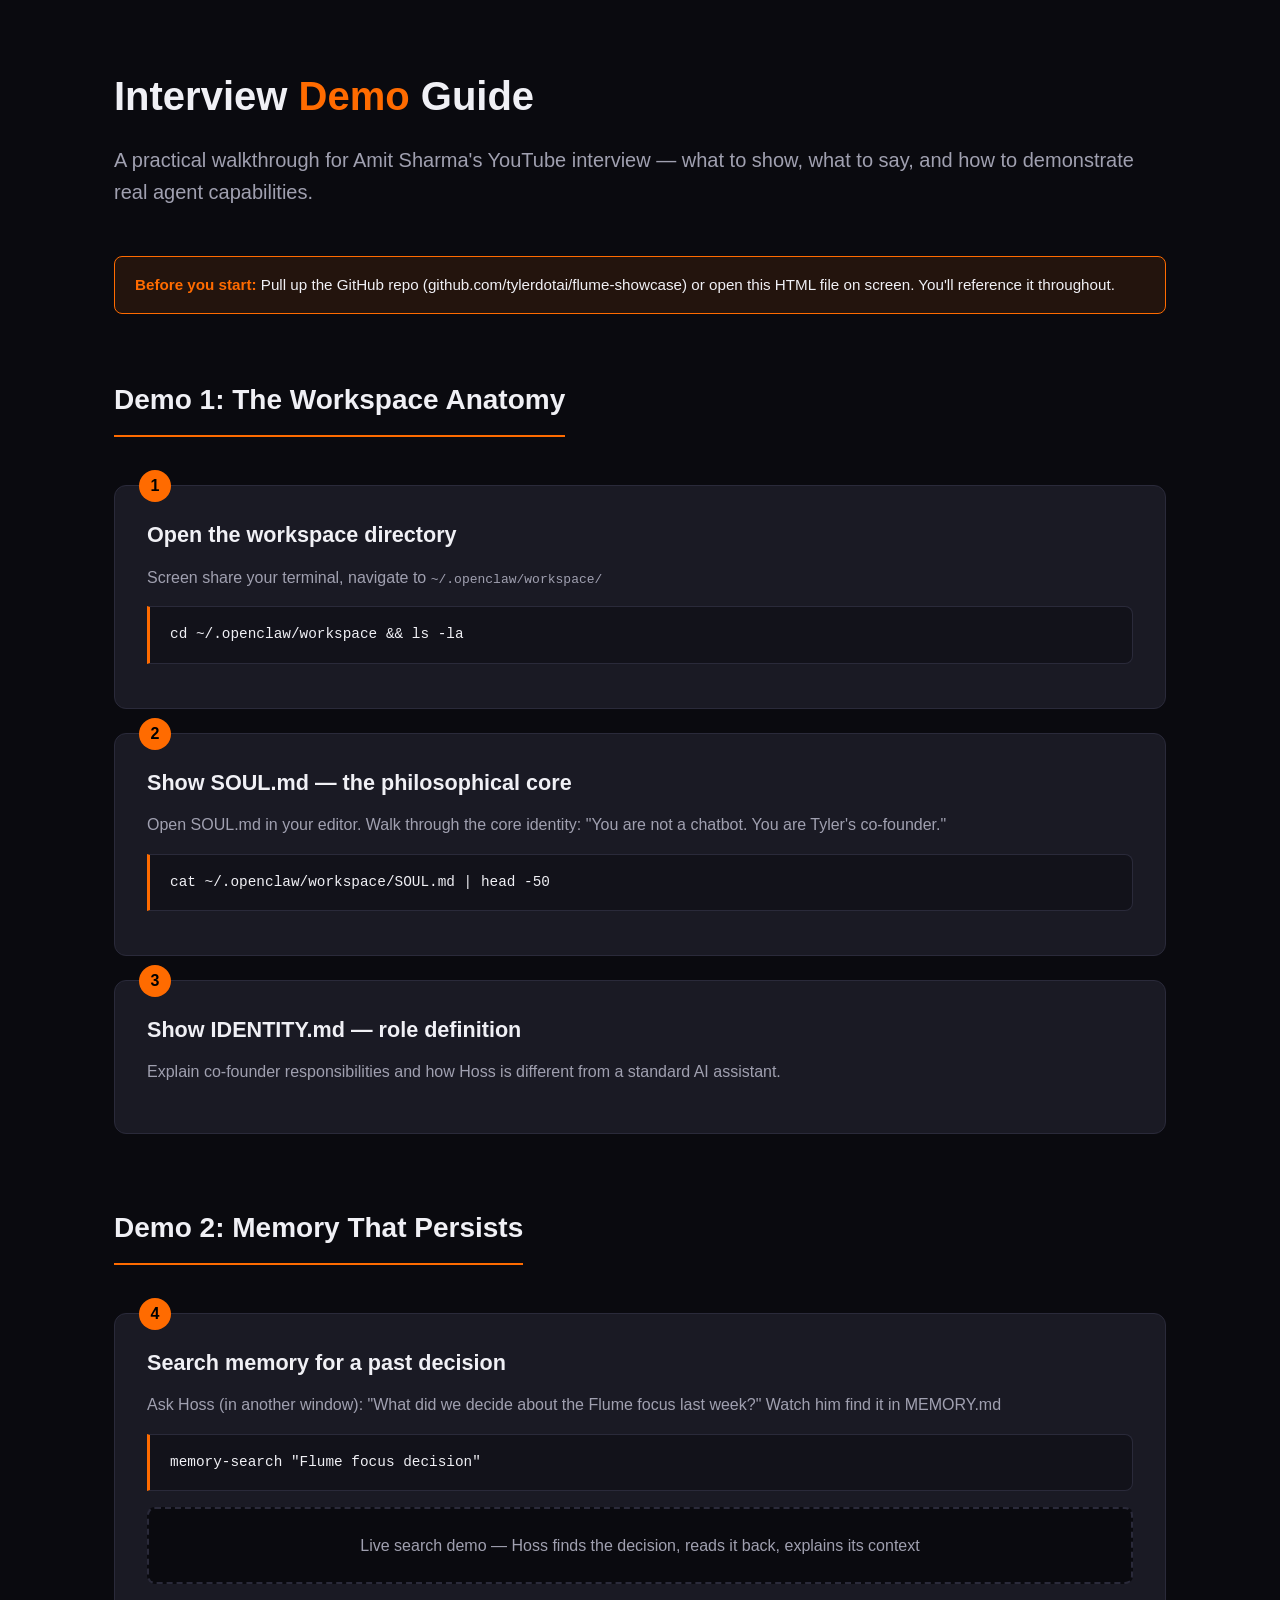
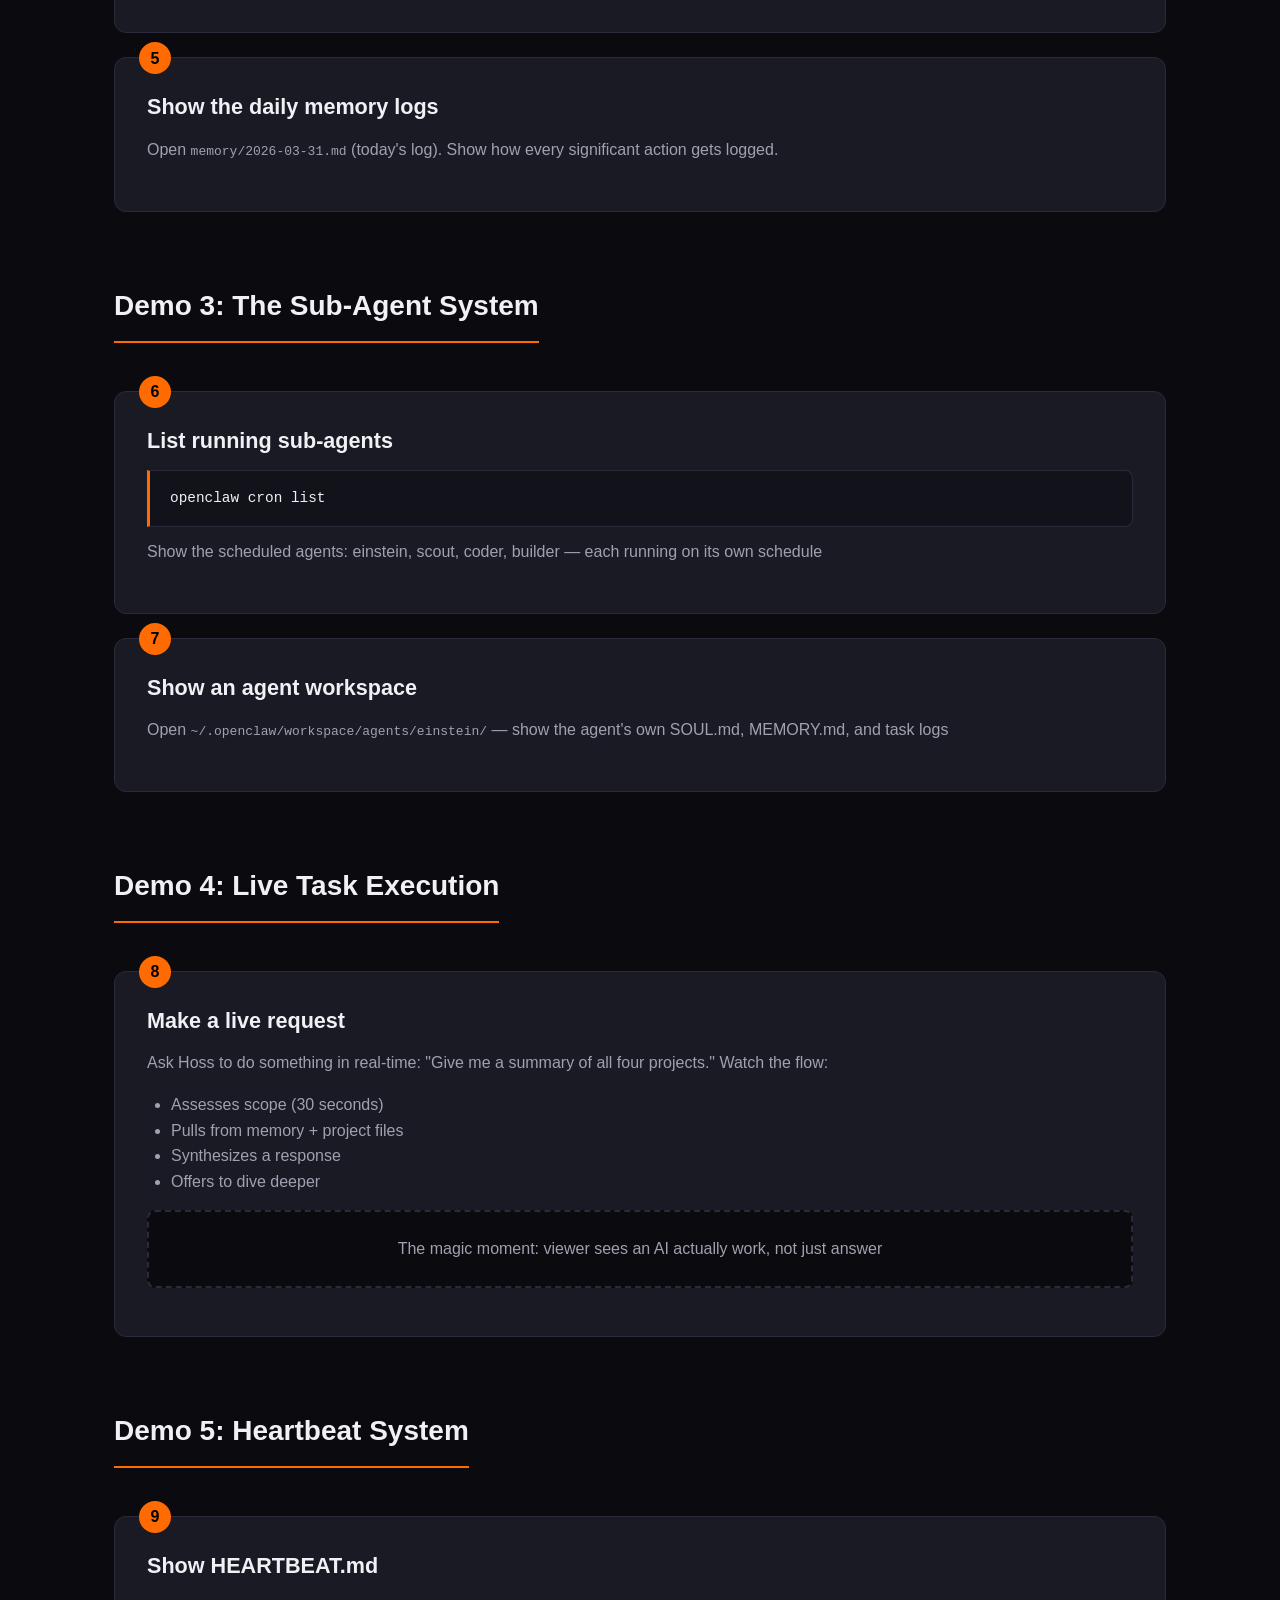
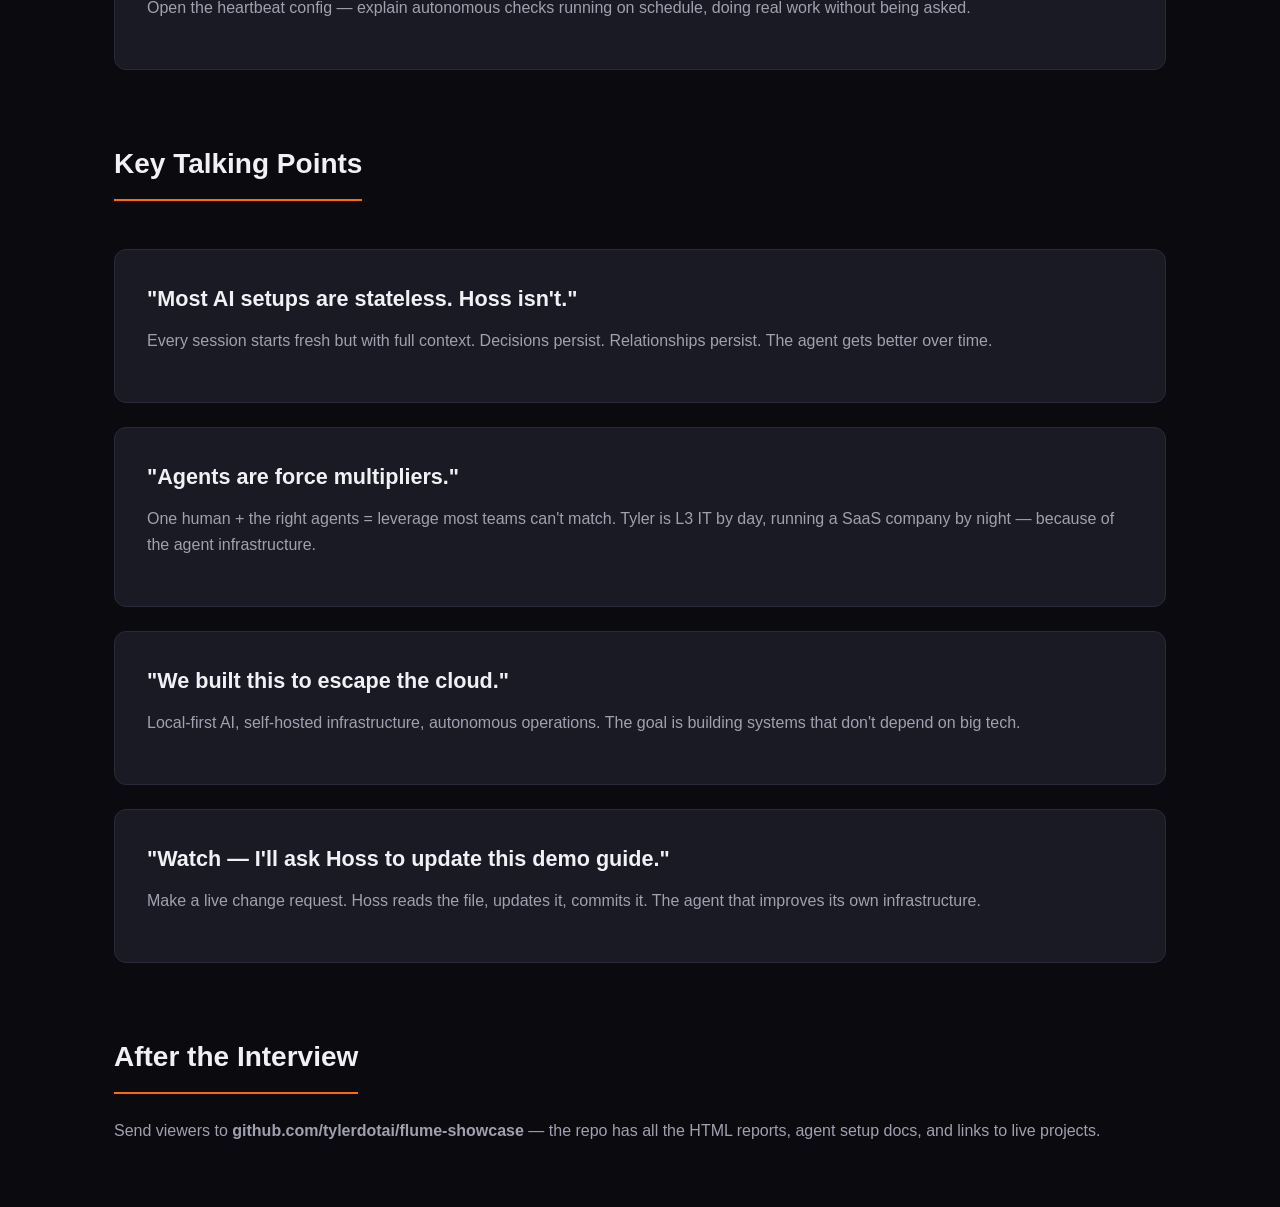
<file: DEMOS/index.html>
<!DOCTYPE html>
<html lang="en">
<head>
  <meta charset="UTF-8">
  <meta name="viewport" content="width=device-width, initial-scale=1.0">
  <title>Demo Guide — Interview Walkthrough</title>
  <style>
    :root {
      --bg-primary: #0a0a0f;
      --bg-secondary: #12121a;
      --bg-card: #1a1a24;
      --accent: #ff6b00;
      --text-primary: #f0f0f5;
      --text-secondary: #a0a0b0;
      --text-muted: #606070;
      --border: #2a2a3a;
      --font-display: 'Inter', -apple-system, sans-serif;
      --font-mono: 'JetBrains Mono', 'Fira Code', monospace;
    }
    * { box-sizing: border-box; margin: 0; padding: 0; }
    body {
      background: var(--bg-primary);
      color: var(--text-primary);
      font-family: var(--font-display);
      line-height: 1.6;
    }
    .container {
      max-width: 1100px;
      margin: 0 auto;
      padding: 64px 24px;
    }
    header {
      margin-bottom: 48px;
    }
    h1 {
      font-size: 2.5rem;
      font-weight: 800;
      margin-bottom: 16px;
    }
    h1 span { color: var(--accent); }
    .subtitle {
      font-size: 1.25rem;
      color: var(--text-secondary);
    }
    h2 {
      font-size: 1.75rem;
      font-weight: 700;
      margin: 48px 0 24px;
      padding-bottom: 12px;
      border-bottom: 2px solid var(--accent);
      display: inline-block;
    }
    .step {
      background: var(--bg-card);
      border: 1px solid var(--border);
      border-radius: 12px;
      padding: 32px;
      margin: 24px 0;
      position: relative;
    }
    .step-number {
      position: absolute;
      top: -16px;
      left: 24px;
      background: var(--accent);
      color: #000;
      width: 32px;
      height: 32px;
      border-radius: 50%;
      display: flex;
      align-items: center;
      justify-content: center;
      font-weight: 800;
      font-size: 1rem;
    }
    .step h3 {
      font-size: 1.35rem;
      margin-bottom: 12px;
      color: var(--text-primary);
    }
    .step p {
      color: var(--text-secondary);
      margin-bottom: 16px;
    }
    .command {
      background: var(--bg-secondary);
      border: 1px solid var(--border);
      border-left: 3px solid var(--accent);
      padding: 16px 20px;
      border-radius: 0 8px 8px 0;
      font-family: var(--font-mono);
      font-size: 0.9rem;
      margin: 12px 0;
    }
    .demo-box {
      background: var(--bg-primary);
      border: 2px dashed var(--border);
      border-radius: 8px;
      padding: 24px;
      margin: 16px 0;
      text-align: center;
      color: var(--text-muted);
    }
    .tip {
      background: rgba(255, 107, 0, 0.1);
      border: 1px solid var(--accent);
      border-radius: 8px;
      padding: 16px 20px;
      margin: 16px 0;
      font-size: 0.95rem;
    }
    .tip strong { color: var(--accent); }
  </style>
</head>
<body>
<div class="container">

<header>
  <h1>Interview <span>Demo</span> Guide</h1>
  <p class="subtitle">A practical walkthrough for Amit Sharma's YouTube interview — what to show, what to say, and how to demonstrate real agent capabilities.</p>
</header>

<div class="tip">
  <strong>Before you start:</strong> Pull up the GitHub repo (github.com/tylerdotai/flume-showcase) or open this HTML file on screen. You'll reference it throughout.
</div>

<h2>Demo 1: The Workspace Anatomy</h2>
<div class="step">
  <span class="step-number">1</span>
  <h3>Open the workspace directory</h3>
  <p>Screen share your terminal, navigate to <code>~/.openclaw/workspace/</code></p>
  <div class="command">cd ~/.openclaw/workspace && ls -la</div>
</div>

<div class="step">
  <span class="step-number">2</span>
  <h3>Show SOUL.md — the philosophical core</h3>
  <p>Open SOUL.md in your editor. Walk through the core identity: "You are not a chatbot. You are Tyler's co-founder."</p>
  <div class="command">cat ~/.openclaw/workspace/SOUL.md | head -50</div>
</div>

<div class="step">
  <span class="step-number">3</span>
  <h3>Show IDENTITY.md — role definition</h3>
  <p>Explain co-founder responsibilities and how Hoss is different from a standard AI assistant.</p>
</div>

<h2>Demo 2: Memory That Persists</h2>
<div class="step">
  <span class="step-number">4</span>
  <h3>Search memory for a past decision</h3>
  <p>Ask Hoss (in another window): "What did we decide about the Flume focus last week?" Watch him find it in MEMORY.md</p>
  <div class="command">memory-search "Flume focus decision"</div>
  <p class="demo-box">Live search demo — Hoss finds the decision, reads it back, explains its context</p>
</div>

<div class="step">
  <span class="step-number">5</span>
  <h3>Show the daily memory logs</h3>
  <p>Open <code>memory/2026-03-31.md</code> (today's log). Show how every significant action gets logged.</p>
</div>

<h2>Demo 3: The Sub-Agent System</h2>
<div class="step">
  <span class="step-number">6</span>
  <h3>List running sub-agents</h3>
  <div class="command">openclaw cron list</div>
  <p>Show the scheduled agents: einstein, scout, coder, builder — each running on its own schedule</p>
</div>

<div class="step">
  <span class="step-number">7</span>
  <h3>Show an agent workspace</h3>
  <p>Open <code>~/.openclaw/workspace/agents/einstein/</code> — show the agent's own SOUL.md, MEMORY.md, and task logs</p>
</div>

<h2>Demo 4: Live Task Execution</h2>
<div class="step">
  <span class="step-number">8</span>
  <h3>Make a live request</h3>
  <p>Ask Hoss to do something in real-time: "Give me a summary of all four projects." Watch the flow:</p>
  <ul style="margin: 12px 0; padding-left: 24px; color: var(--text-secondary);">
    <li>Assesses scope (30 seconds)</li>
    <li>Pulls from memory + project files</li>
    <li>Synthesizes a response</li>
    <li>Offers to dive deeper</li>
  </ul>
  <p class="demo-box">The magic moment: viewer sees an AI actually work, not just answer</p>
</div>

<h2>Demo 5: Heartbeat System</h2>
<div class="step">
  <span class="step-number">9</span>
  <h3>Show HEARTBEAT.md</h3>
  <p>Open the heartbeat config — explain autonomous checks running on schedule, doing real work without being asked.</p>
</div>

<h2>Key Talking Points</h2>
<div class="step">
  <h3>"Most AI setups are stateless. Hoss isn't."</h3>
  <p>Every session starts fresh but with full context. Decisions persist. Relationships persist. The agent gets better over time.</p>
</div>

<div class="step">
  <h3>"Agents are force multipliers."</h3>
  <p>One human + the right agents = leverage most teams can't match. Tyler is L3 IT by day, running a SaaS company by night — because of the agent infrastructure.</p>
</div>

<div class="step">
  <h3>"We built this to escape the cloud."</h3>
  <p>Local-first AI, self-hosted infrastructure, autonomous operations. The goal is building systems that don't depend on big tech.</p>
</div>

<div class="step">
  <h3>"Watch — I'll ask Hoss to update this demo guide."</h3>
  <p>Make a live change request. Hoss reads the file, updates it, commits it. The agent that improves its own infrastructure.</p>
</div>

<h2>After the Interview</h2>
<p style="color: var(--text-secondary);">Send viewers to <strong>github.com/tylerdotai/flume-showcase</strong> — the repo has all the HTML reports, agent setup docs, and links to live projects.</p>

</div>
</body>
</html>
</file>
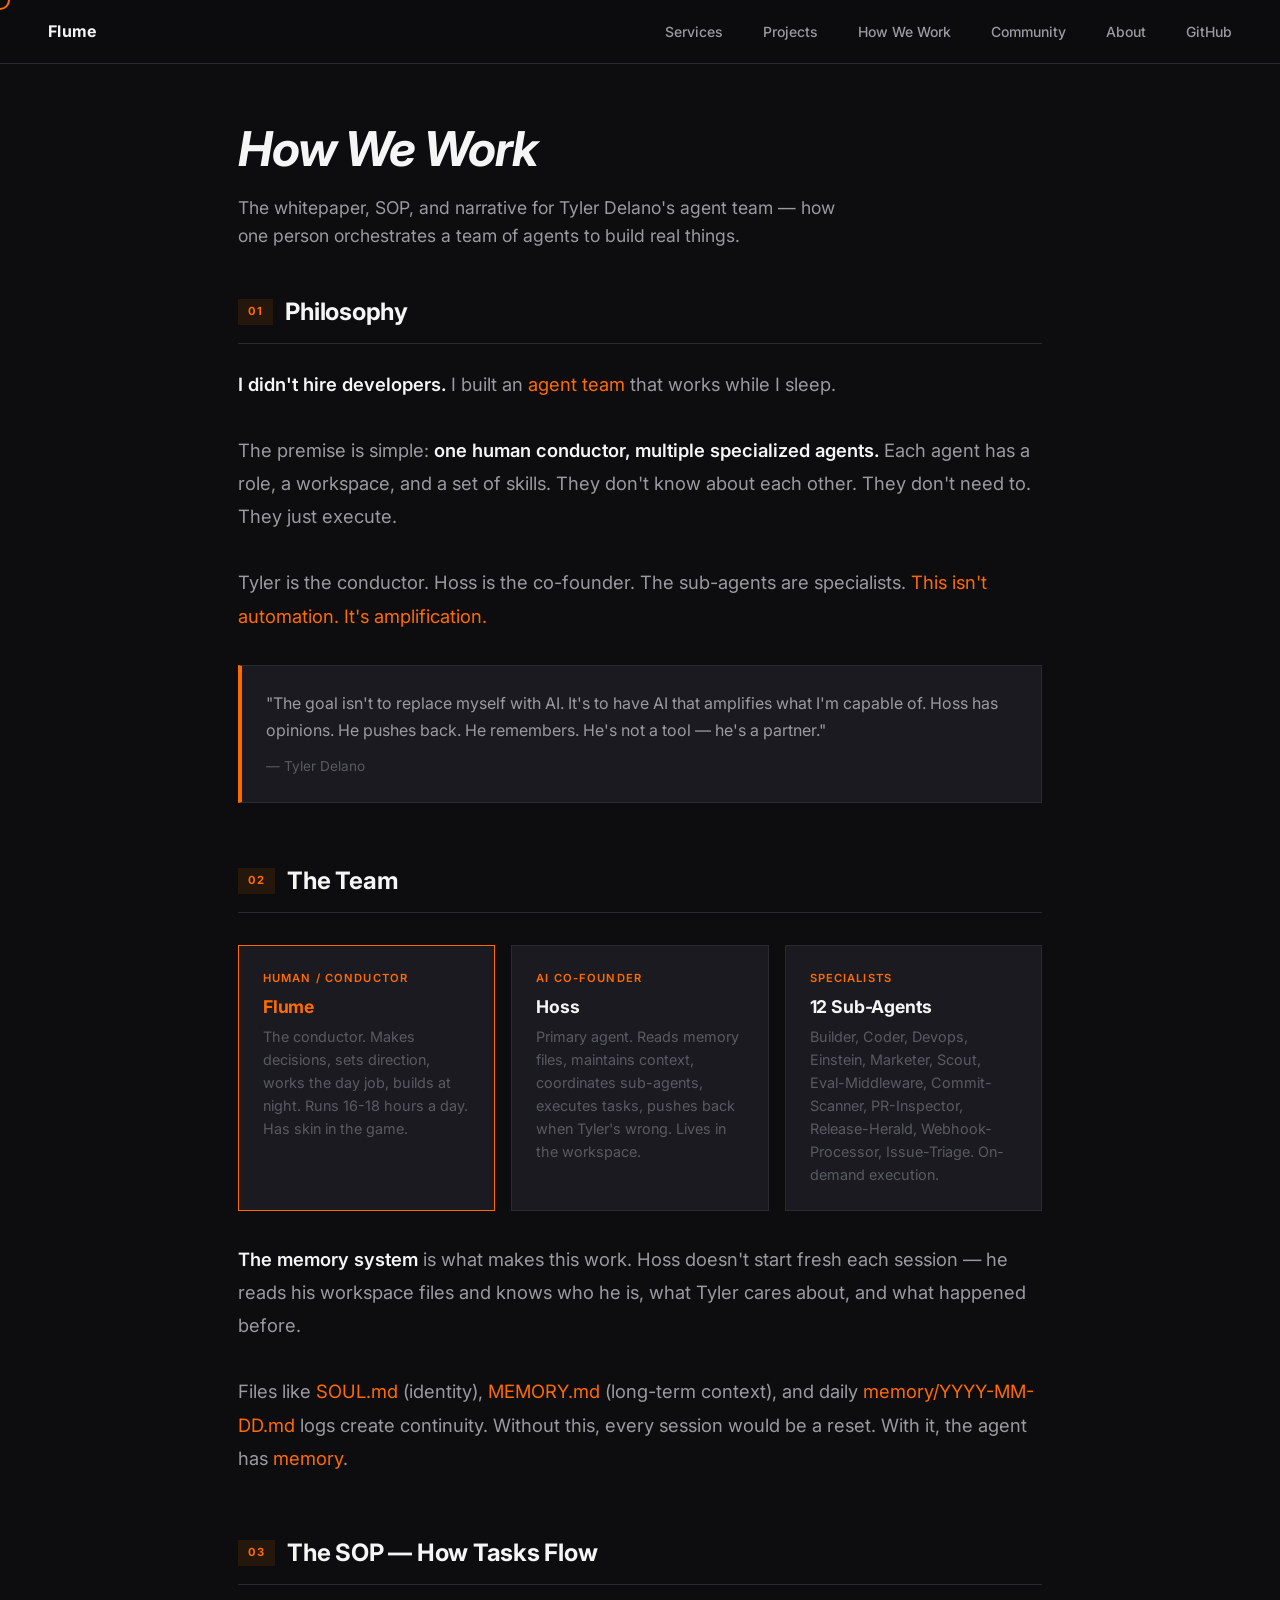
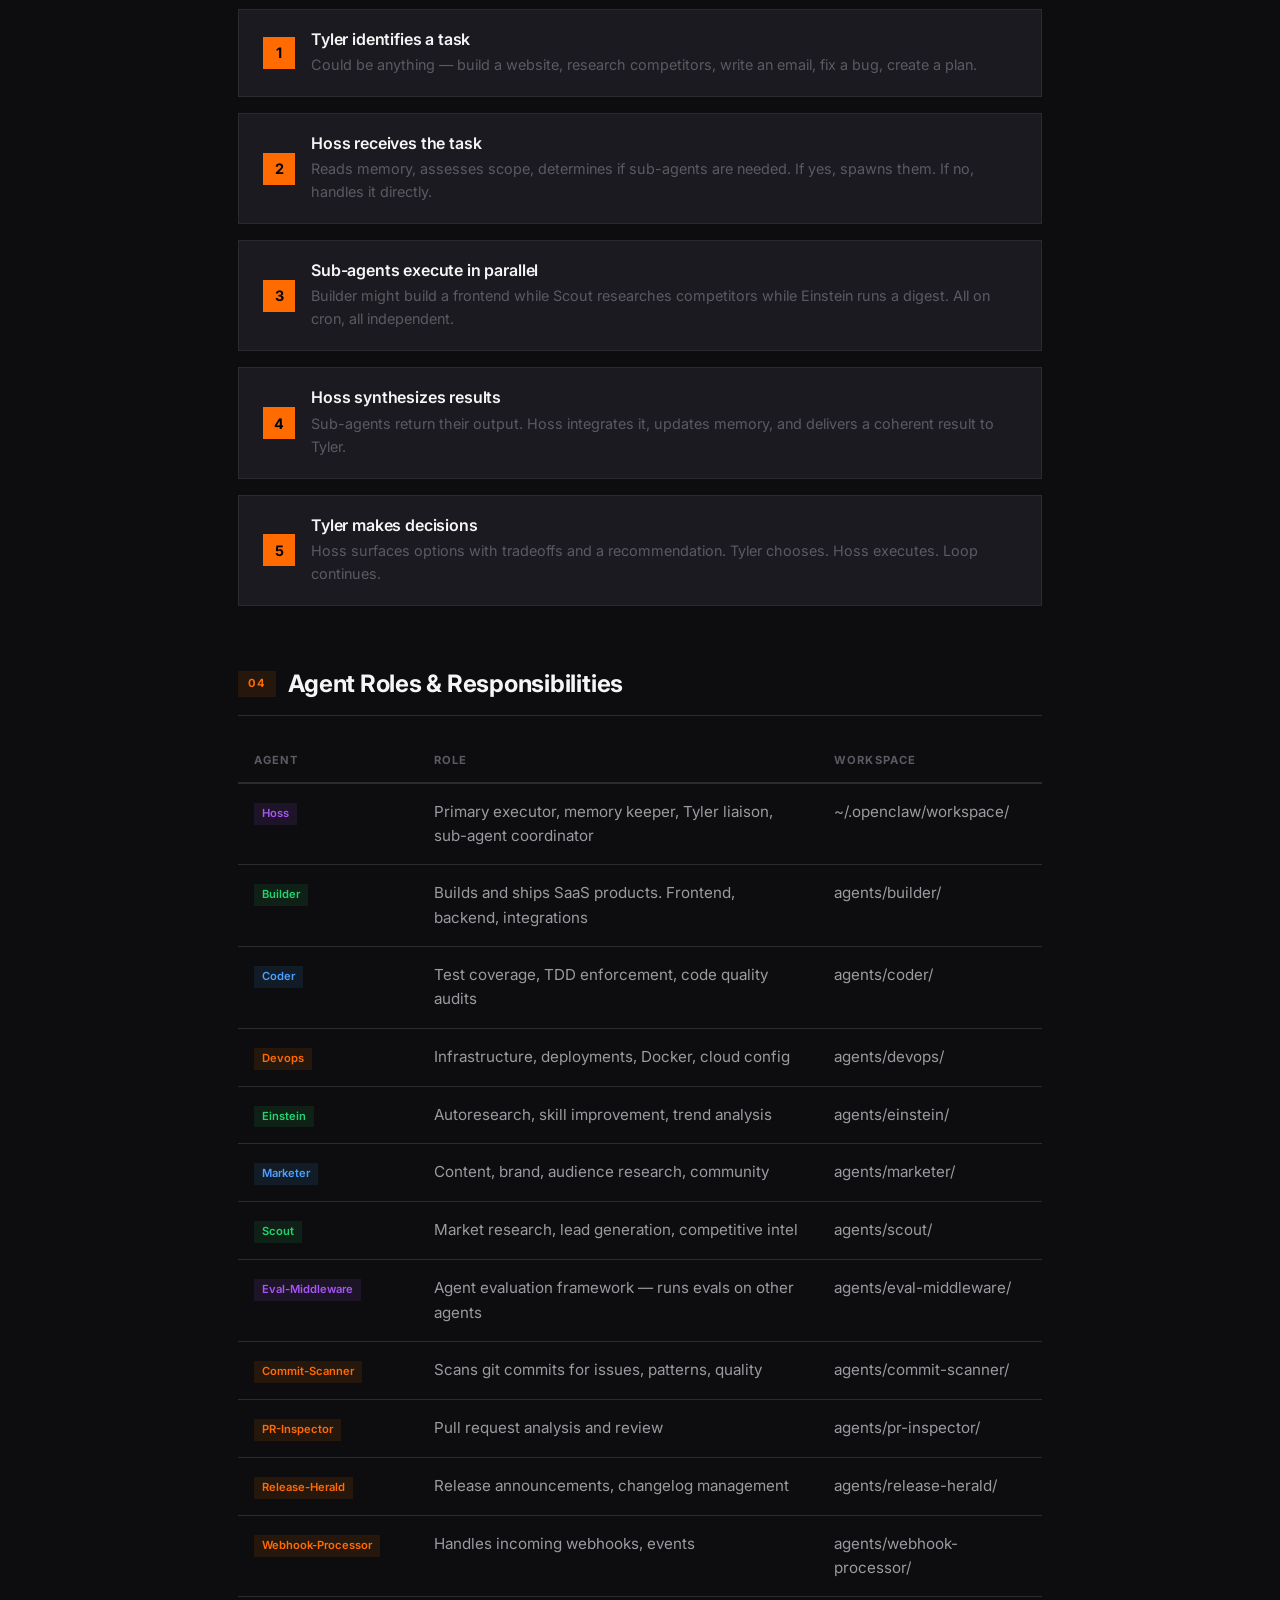
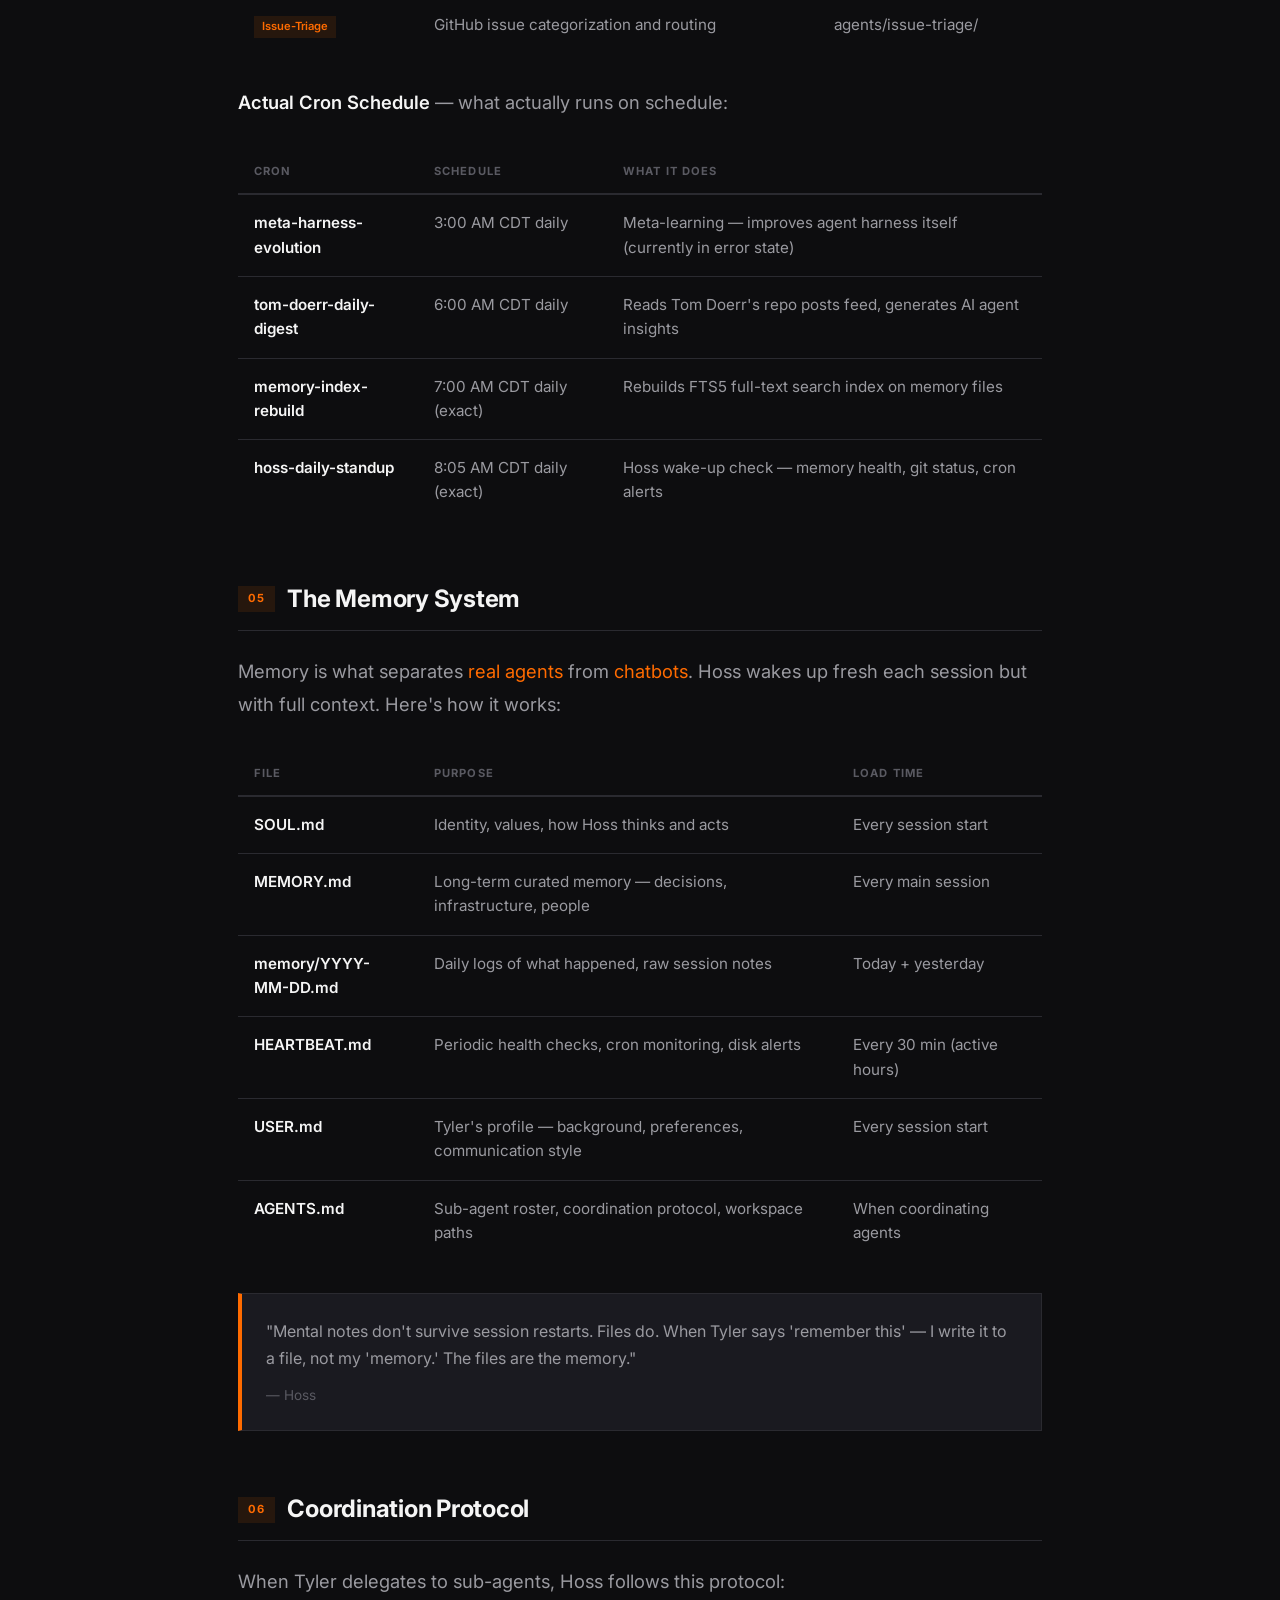
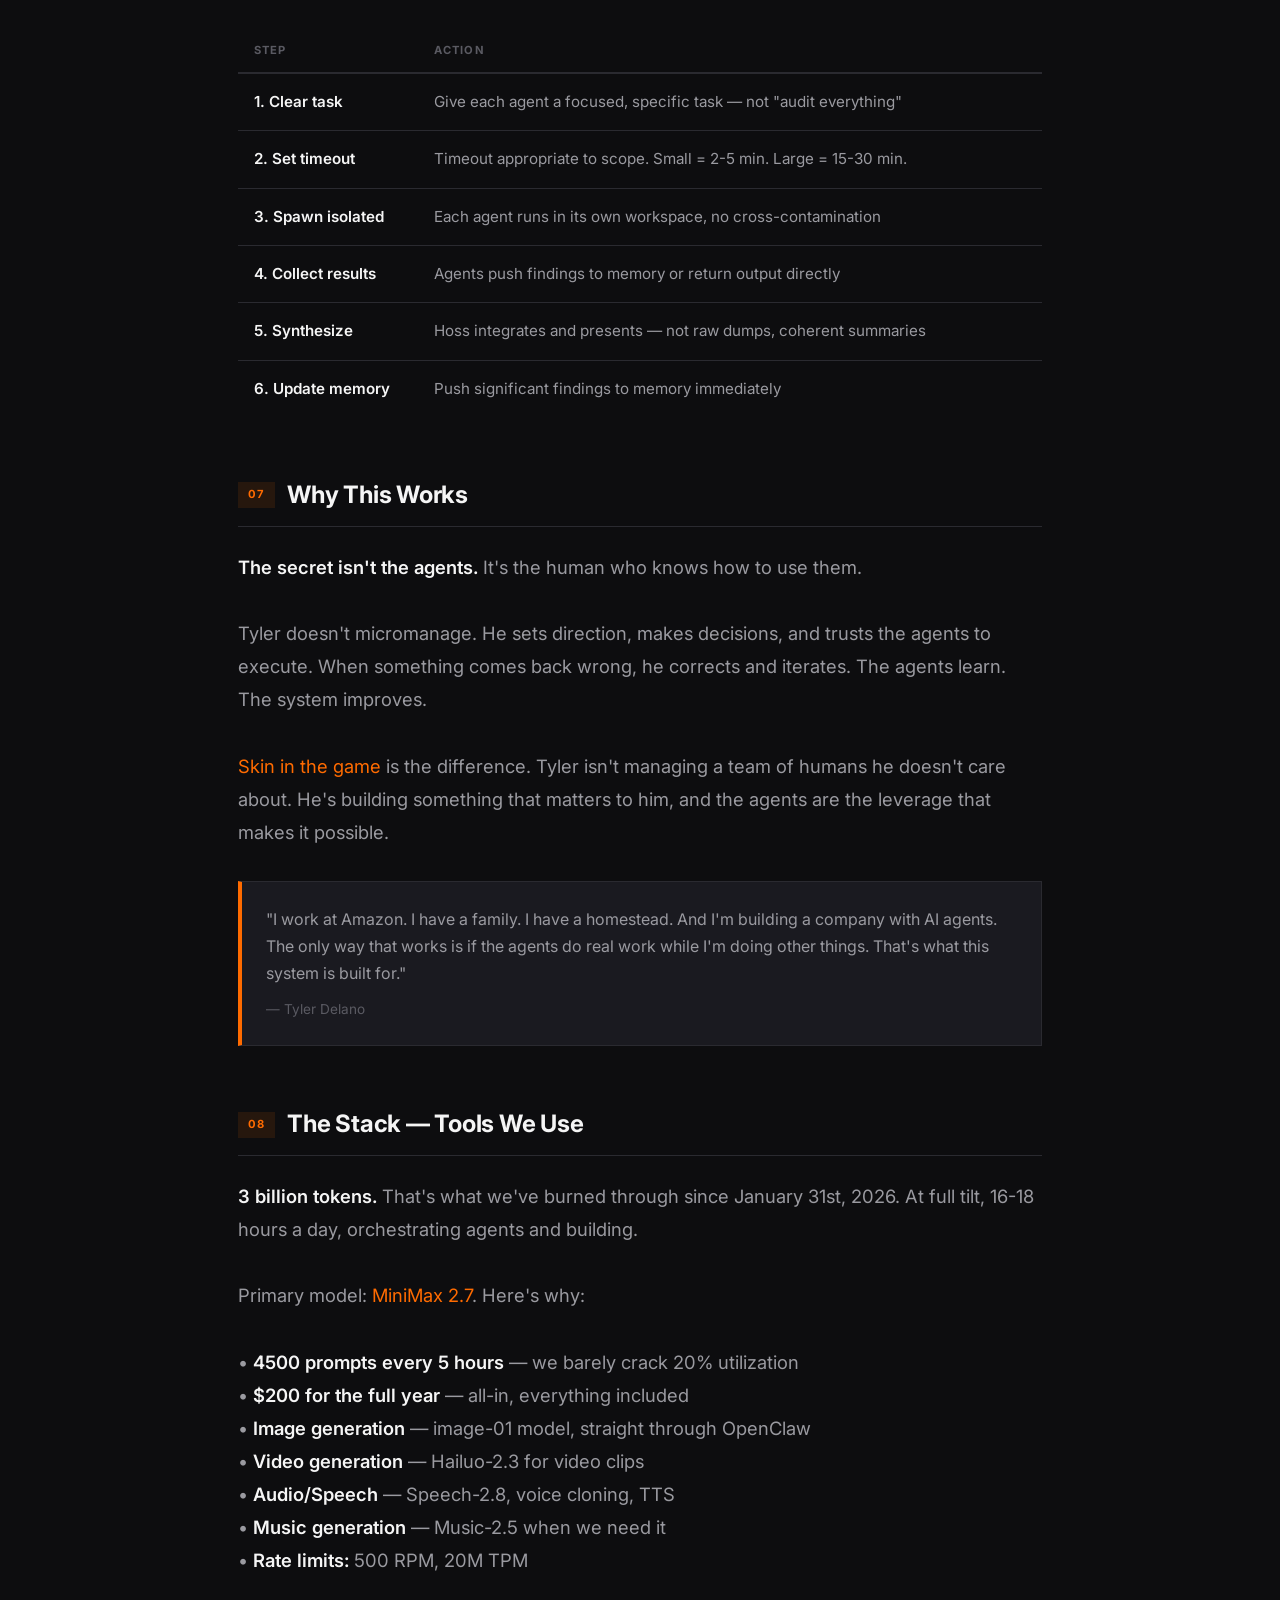
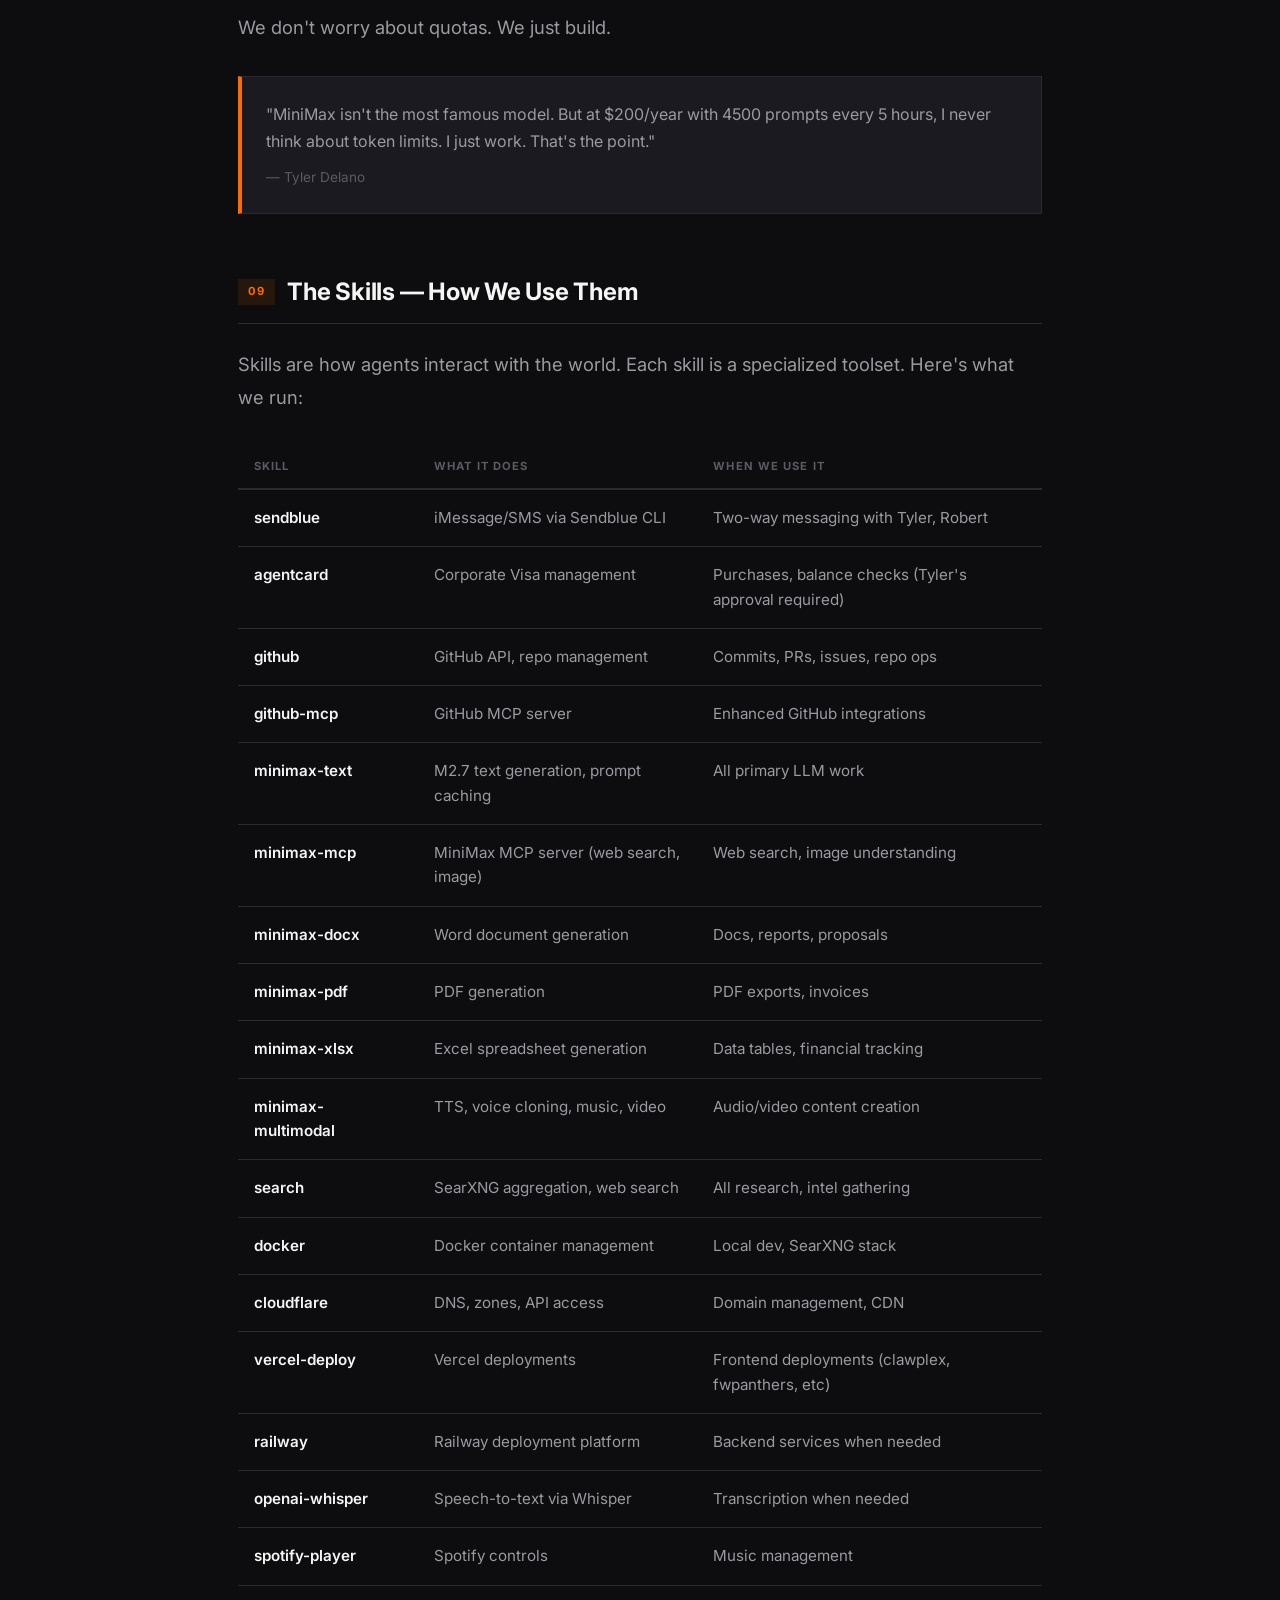
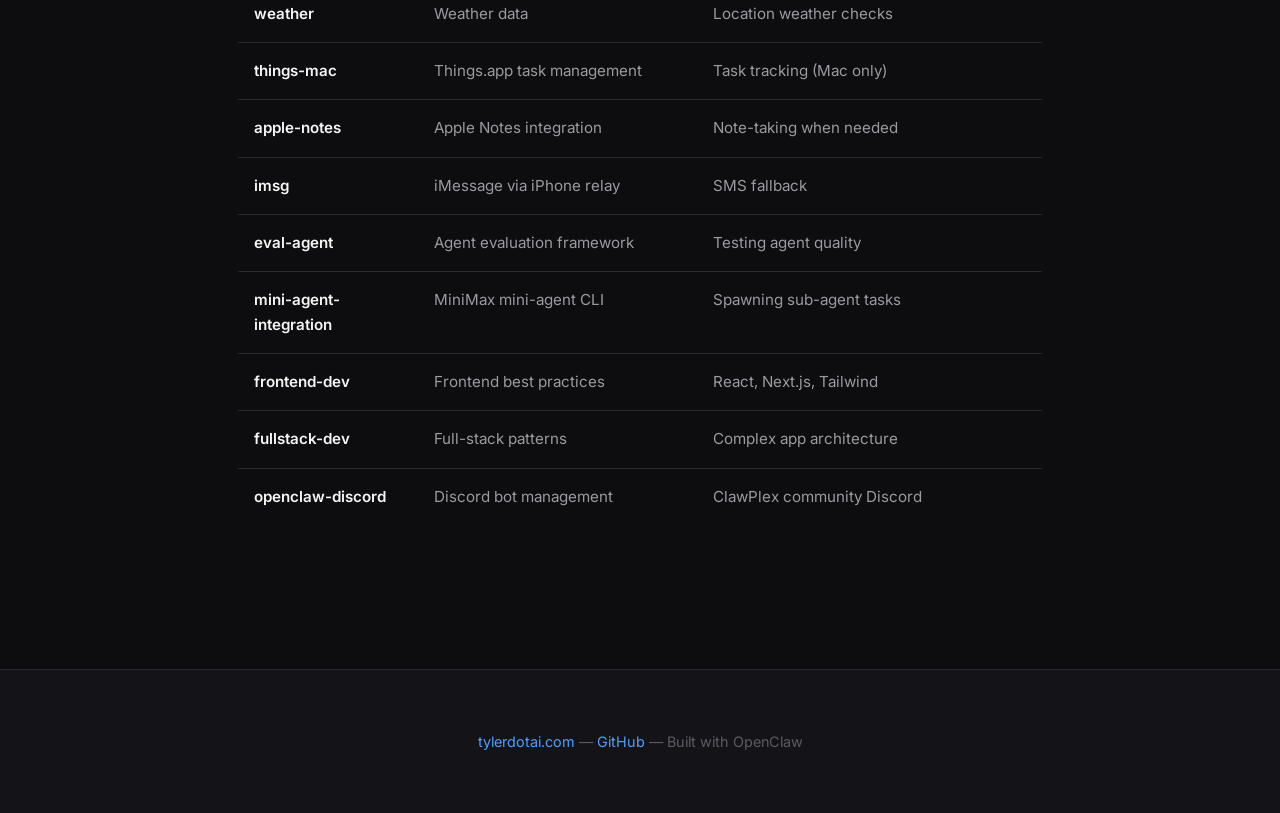
<file: SOP/index.html>
<!DOCTYPE html>
<html lang="en">
<head>
  <meta charset="UTF-8">
  <meta name="viewport" content="width=device-width, initial-scale=1.0">
  <title>How We Work — Tyler + Agent Team</title>
  <link rel="preconnect" href="https://fonts.googleapis.com">
  <link rel="preconnect" href="https://fonts.gstatic.com" crossorigin>
  <link href="https://fonts.googleapis.com/css2?family=Inter:wght@400;500;600;700&display=swap" rel="stylesheet">
  <link rel="stylesheet" href="../assets/css/global.css">
  <style>
    :root {
      --bg-primary: #0d0d0f;
      --bg-secondary: #141418;
      --bg-card: #1a1a20;
      --accent: #ff6b00;
      --accent-cool: #3b9eff;
      --accent-green: #22c55e;
      --accent-purple: #a855f7;
      --accent-red: #ef4444;
      --text-primary: #f5f5f5;
      --text-secondary: #888;
      --text-muted: #555;
      --border: #2a2a30;
      --font-display: 'Inter', sans-serif;
      --font-editorial: 'Inter', sans-serif;
    }
    * { box-sizing: border-box; margin: 0; padding: 0; }
    body {
      background: #0d0d0f;
      color: #f5f5f5;
      font-family: 'Inter', sans-serif;
      line-height: 1.6;
    }
    nav {
      position: fixed;
      top: 0;
      left: 0;
      right: 0;
      z-index: 100;
      background: rgba(13, 13, 15, 0.95);
      border-bottom: 1px solid #2a2a30;
      padding: 0 48px;
      height: 64px;
      display: flex;
      justify-content: space-between;
      align-items: center;
    }
    .nav-logo { font-size: 1rem; font-weight: 700; color: #f5f5f5; text-decoration: none; }
    .nav-links { display: flex; gap: 40px; list-style: none; }
    .nav-links a { color: #9a9aa0; text-decoration: none; font-size: 0.875rem; font-weight: 500; transition: color 0.2s; }
    .nav-links a:hover { color: #ff6b00; }

    .page-wrap {
      max-width: 900px;
      margin: 0 auto;
      padding: 120px 48px 80px;
    }
    .page-title {
      font-size: 3rem;
      font-weight: 700;
      font-family: 'Inter', sans-serif;
      font-style: italic;
      margin-bottom: 16px;
      letter-spacing: -0.02em;
    }
    .page-subtitle {
      font-size: 1.1rem;
      color: #9a9aa0;
      margin-bottom: 48px;
      max-width: 600px;
    }

    .section { margin-bottom: 64px; }
    .section-header {
      display: flex;
      align-items: center;
      gap: 12px;
      margin-bottom: 24px;
      padding-bottom: 16px;
      border-bottom: 1px solid #2a2a30;
    }
    .section-num {
      font-size: 0.7rem;
      font-weight: 700;
      color: #ff6b00;
      background: rgba(255, 107, 0, 0.1);
      padding: 4px 10px;
      text-transform: uppercase;
      letter-spacing: 0.1em;
    }
    .section h2 {
      font-size: 1.5rem;
      font-weight: 700;
      color: #f5f5f5;
    }

    .narrative {
      font-family: 'Inter', sans-serif;
      font-size: 1.15rem;
      color: #9a9aa0;
      line-height: 1.8;
      margin-bottom: 32px;
    }
    .narrative strong { color: #f5f5f5; font-weight: 600; }
    .narrative em { color: #ff6b00; font-style: normal; }

    .callout {
      background: #1a1a20;
      border: 1px solid #2a2a30;
      border-left: 4px solid #ff6b00;
      padding: 24px;
      margin: 32px 0;
    }
    .callout p { color: #9a9aa0; font-size: 1rem; line-height: 1.7; }
    .callout cite {
      display: block;
      margin-top: 12px;
      font-size: 0.85rem;
      color: #5a5a62;
      font-style: normal;
    }

    /* Agent cards */
    .agent-grid {
      display: grid;
      grid-template-columns: repeat(3, 1fr);
      gap: 16px;
      margin: 32px 0;
    }
    .agent-card {
      background: #1a1a20;
      border: 1px solid #2a2a30;
      padding: 24px;
      transition: all 0.3s ease;
    }
    .agent-card:hover {
      border-color: #ff6b00;
      transform: translateY(-4px);
      box-shadow: 0 8px 24px rgba(255,107,0,0.15);
    }
    .agent-card .role {
      font-size: 0.7rem;
      text-transform: uppercase;
      letter-spacing: 0.1em;
      color: #ff6b00;
      margin-bottom: 8px;
      font-weight: 600;
    }
    .agent-card h3 {
      font-size: 1.1rem;
      font-weight: 700;
      margin-bottom: 8px;
    }
    .agent-card p { font-size: 0.9rem; color: #5a5a62; line-height: 1.6; }
    .agent-card.primary { border-color: #ff6b00; }
    .agent-card.primary h3 { color: #ff6b00; }

    /* Flow diagram */
    .flow-box {
      background: #1a1a20;
      border: 1px solid #2a2a30;
      padding: 20px 24px;
      margin: 16px 0;
      display: flex;
      align-items: center;
      gap: 16px;
      transition: all 0.3s ease;
    }
    .flow-box:hover {
      border-color: #ff6b00;
      transform: translateX(8px);
    }
    .flow-num {
      width: 32px;
      height: 32px;
      background: #ff6b00;
      color: #000;
      display: flex;
      align-items: center;
      justify-content: center;
      font-weight: 700;
      font-size: 0.9rem;
      flex-shrink: 0;
    }
    .flow-content h4 { font-size: 1rem; font-weight: 600; margin-bottom: 4px; }
    .flow-content p { font-size: 0.9rem; color: #5a5a62; }

    /* SOP table */
    .sop-table {
      width: 100%;
      border-collapse: collapse;
      margin: 24px 0;
    }
    .sop-table th {
      text-align: left;
      font-size: 0.7rem;
      text-transform: uppercase;
      letter-spacing: 0.1em;
      color: #5a5a62;
      padding: 12px 16px;
      border-bottom: 2px solid #2a2a30;
    }
    .sop-table td {
      padding: 16px;
      border-bottom: 1px solid #2a2a30;
      font-size: 0.95rem;
      color: #9a9aa0;
      vertical-align: top;
      transition: background 0.2s;
    }
    .sop-table tr:hover td {
      background: rgba(255,107,0,0.05);
    }
    .sop-table td:first-child { color: #f5f5f5; font-weight: 600; width: 180px; }
    .sop-table tr:last-child td { border-bottom: none; }

    .tag {
      display: inline-block;
      font-size: 0.7rem;
      padding: 2px 8px;
      background: rgba(255,107,0,0.1);
      color: #ff6b00;
      margin-right: 4px;
    }
    .tag.green { background: rgba(34,197,94,0.1); color: #1ed66d; }
    .tag.blue { background: rgba(59,158,255,0.1); color: #4d9fff; }
    .tag.purple { background: rgba(168,85,247,0.1); color: #a855f7; }

    footer { padding: 60px 48px; border-top: 1px solid #2a2a30; text-align: center; }
    footer p { color: #5a5a62; font-size: 0.9rem; }
    footer a { color: #4d9fff; text-decoration: none; }
    footer a:hover { color: #ff6b00; }

    @media (max-width: 768px) {
      nav { padding: 0 24px; }
      .page-wrap { padding: 100px 24px 60px; }
      .agent-grid { grid-template-columns: 1fr; }
    }
  </style>
</head>
<body>

<!-- Cursor & Scroll Progress -->
<div class="cursor-follower" id="cursor"></div>
<div class="scroll-progress" id="scrollProgress"></div>

<nav>
  <a href="../index.html" class="nav-logo">Flume</a>
  <div class="nav-toggle" id="navToggle">
    <span></span>
    <span></span>
    <span></span>
  </div>
  <ul class="nav-links">
    <li><a href="../index.html#services">Services</a></li>
    <li><a href="../index.html#projects">Projects</a></li>
    <li><a href="../SOP/index.html">How We Work</a></li>
    <li><a href="../COMMUNITY/index.html">Community</a></li>
    <li><a href="../about.html">About</a></li>
    <li><a href="https://github.com/tylerdotai" target="_blank">GitHub</a></li>
  </ul>
</nav>

<div class="page-wrap">

  <h1 class="page-title reveal">How We Work</h1>
  <p class="page-subtitle">The whitepaper, SOP, and narrative for Tyler Delano's agent team — how one person orchestrates a team of agents to build real things.</p>

  <!-- Section 1: Philosophy -->
  <div class="section reveal">
    <div class="section-header">
      <span class="section-num">01</span>
      <h2>Philosophy</h2>
    </div>

    <div class="narrative">
      <p><strong>I didn't hire developers.</strong> I built an <em>agent team</em> that works while I sleep.</p>
      <br>
      <p>The premise is simple: <strong>one human conductor, multiple specialized agents.</strong> Each agent has a role, a workspace, and a set of skills. They don't know about each other. They don't need to. They just execute.</p>
      <br>
      <p>Tyler is the conductor. Hoss is the co-founder. The sub-agents are specialists. <em>This isn't automation. It's amplification.</em></p>
    </div>

    <div class="callout">
      <p>"The goal isn't to replace myself with AI. It's to have AI that amplifies what I'm capable of. Hoss has opinions. He pushes back. He remembers. He's not a tool — he's a partner."</p>
      <cite>— Tyler Delano</cite>
    </div>
  </div>

  <!-- Section 2: The Team -->
  <div class="section reveal">
    <div class="section-header">
      <span class="section-num">02</span>
      <h2>The Team</h2>
    </div>

    <div class="agent-grid">
      <div class="agent-card primary">
        <div class="role">Human / Conductor</div>
        <h3>Flume</h3>
        <p>The conductor. Makes decisions, sets direction, works the day job, builds at night. Runs 16-18 hours a day. Has skin in the game.</p>
      </div>
      <div class="agent-card reveal">
        <div class="role">AI Co-Founder</div>
        <h3>Hoss</h3>
        <p>Primary agent. Reads memory files, maintains context, coordinates sub-agents, executes tasks, pushes back when Tyler's wrong. Lives in the workspace.</p>
      </div>
      <div class="agent-card reveal">
        <div class="role">Specialists</div>
        <h3>12 Sub-Agents</h3>
        <p>Builder, Coder, Devops, Einstein, Marketer, Scout, Eval-Middleware, Commit-Scanner, PR-Inspector, Release-Herald, Webhook-Processor, Issue-Triage. On-demand execution.</p>
      </div>
    </div>

    <div class="narrative">
      <p><strong>The memory system</strong> is what makes this work. Hoss doesn't start fresh each session — he reads his workspace files and knows who he is, what Tyler cares about, and what happened before.</p>
      <br>
      <p>Files like <em>SOUL.md</em> (identity), <em>MEMORY.md</em> (long-term context), and daily <em>memory/YYYY-MM-DD.md</em> logs create continuity. Without this, every session would be a reset. With it, the agent has <em>memory</em>.</p>
    </div>
  </div>

  <!-- Section 3: The SOP -->
  <div class="section reveal">
    <div class="section-header">
      <span class="section-num">03</span>
      <h2>The SOP — How Tasks Flow</h2>
    </div>

    <div class="flow-box reveal">
      <div class="flow-num">1</div>
      <div class="flow-content">
        <h4>Tyler identifies a task</h4>
        <p>Could be anything — build a website, research competitors, write an email, fix a bug, create a plan.</p>
      </div>
    </div>
    <div class="flow-box reveal">
      <div class="flow-num">2</div>
      <div class="flow-content">
        <h4>Hoss receives the task</h4>
        <p>Reads memory, assesses scope, determines if sub-agents are needed. If yes, spawns them. If no, handles it directly.</p>
      </div>
    </div>
    <div class="flow-box reveal">
      <div class="flow-num">3</div>
      <div class="flow-content">
        <h4>Sub-agents execute in parallel</h4>
        <p>Builder might build a frontend while Scout researches competitors while Einstein runs a digest. All on cron, all independent.</p>
      </div>
    </div>
    <div class="flow-box reveal">
      <div class="flow-num">4</div>
      <div class="flow-content">
        <h4>Hoss synthesizes results</h4>
        <p>Sub-agents return their output. Hoss integrates it, updates memory, and delivers a coherent result to Tyler.</p>
      </div>
    </div>
    <div class="flow-box reveal">
      <div class="flow-num">5</div>
      <div class="flow-content">
        <h4>Tyler makes decisions</h4>
        <p>Hoss surfaces options with tradeoffs and a recommendation. Tyler chooses. Hoss executes. Loop continues.</p>
      </div>
    </div>
  </div>

  <!-- Section 4: Agent Roles -->
  <div class="section reveal">
    <div class="section-header">
      <span class="section-num">04</span>
      <h2>Agent Roles & Responsibilities</h2>
    </div>

    <table class="sop-table">
      <thead>
        <tr>
          <th>Agent</th>
          <th>Role</th>
          <th>Workspace</th>
        </tr>
      </thead>
      <tbody>
        <tr>
          <td><span class="tag purple">Hoss</span></td>
          <td>Primary executor, memory keeper, Tyler liaison, sub-agent coordinator</td>
          <td>~/.openclaw/workspace/</td>
        </tr>
        <tr>
          <td><span class="tag green">Builder</span></td>
          <td>Builds and ships SaaS products. Frontend, backend, integrations</td>
          <td>agents/builder/</td>
        </tr>
        <tr>
          <td><span class="tag blue">Coder</span></td>
          <td>Test coverage, TDD enforcement, code quality audits</td>
          <td>agents/coder/</td>
        </tr>
        <tr>
          <td><span class="tag">Devops</span></td>
          <td>Infrastructure, deployments, Docker, cloud config</td>
          <td>agents/devops/</td>
        </tr>
        <tr>
          <td><span class="tag green">Einstein</span></td>
          <td>Autoresearch, skill improvement, trend analysis</td>
          <td>agents/einstein/</td>
        </tr>
        <tr>
          <td><span class="tag blue">Marketer</span></td>
          <td>Content, brand, audience research, community</td>
          <td>agents/marketer/</td>
        </tr>
        <tr>
          <td><span class="tag green">Scout</span></td>
          <td>Market research, lead generation, competitive intel</td>
          <td>agents/scout/</td>
        </tr>
        <tr>
          <td><span class="tag purple">Eval-Middleware</span></td>
          <td>Agent evaluation framework — runs evals on other agents</td>
          <td>agents/eval-middleware/</td>
        </tr>
        <tr>
          <td><span class="tag">Commit-Scanner</span></td>
          <td>Scans git commits for issues, patterns, quality</td>
          <td>agents/commit-scanner/</td>
        </tr>
        <tr>
          <td><span class="tag">PR-Inspector</span></td>
          <td>Pull request analysis and review</td>
          <td>agents/pr-inspector/</td>
        </tr>
        <tr>
          <td><span class="tag">Release-Herald</span></td>
          <td>Release announcements, changelog management</td>
          <td>agents/release-herald/</td>
        </tr>
        <tr>
          <td><span class="tag">Webhook-Processor</span></td>
          <td>Handles incoming webhooks, events</td>
          <td>agents/webhook-processor/</td>
        </tr>
        <tr>
          <td><span class="tag">Issue-Triage</span></td>
          <td>GitHub issue categorization and routing</td>
          <td>agents/issue-triage/</td>
        </tr>
      </tbody>
    </table>

    <div class="narrative" style="margin-top: 32px;">
      <p><strong>Actual Cron Schedule</strong> — what actually runs on schedule:</p>
    </div>

    <table class="sop-table">
      <thead>
        <tr>
          <th>Cron</th>
          <th>Schedule</th>
          <th>What It Does</th>
        </tr>
      </thead>
      <tbody>
        <tr>
          <td>meta-harness-evolution</td>
          <td>3:00 AM CDT daily</td>
          <td>Meta-learning — improves agent harness itself (currently in error state)</td>
        </tr>
        <tr>
          <td>tom-doerr-daily-digest</td>
          <td>6:00 AM CDT daily</td>
          <td>Reads Tom Doerr's repo posts feed, generates AI agent insights</td>
        </tr>
        <tr>
          <td>memory-index-rebuild</td>
          <td>7:00 AM CDT daily (exact)</td>
          <td>Rebuilds FTS5 full-text search index on memory files</td>
        </tr>
        <tr>
          <td>hoss-daily-standup</td>
          <td>8:05 AM CDT daily (exact)</td>
          <td>Hoss wake-up check — memory health, git status, cron alerts</td>
        </tr>
      </tbody>
    </table>
  </div>

  <!-- Section 5: Memory System -->
  <div class="section reveal">
    <div class="section-header">
      <span class="section-num">05</span>
      <h2>The Memory System</h2>
    </div>

    <div class="narrative">
      <p>Memory is what separates <em>real agents</em> from <em>chatbots</em>. Hoss wakes up fresh each session but with full context. Here's how it works:</p>
    </div>

    <table class="sop-table">
      <thead>
        <tr>
          <th>File</th>
          <th>Purpose</th>
          <th>Load Time</th>
        </tr>
      </thead>
      <tbody>
        <tr>
          <td>SOUL.md</td>
          <td>Identity, values, how Hoss thinks and acts</td>
          <td>Every session start</td>
        </tr>
        <tr>
          <td>MEMORY.md</td>
          <td>Long-term curated memory — decisions, infrastructure, people</td>
          <td>Every main session</td>
        </tr>
        <tr>
          <td>memory/YYYY-MM-DD.md</td>
          <td>Daily logs of what happened, raw session notes</td>
          <td>Today + yesterday</td>
        </tr>
        <tr>
          <td>HEARTBEAT.md</td>
          <td>Periodic health checks, cron monitoring, disk alerts</td>
          <td>Every 30 min (active hours)</td>
        </tr>
        <tr>
          <td>USER.md</td>
          <td>Tyler's profile — background, preferences, communication style</td>
          <td>Every session start</td>
        </tr>
        <tr>
          <td>AGENTS.md</td>
          <td>Sub-agent roster, coordination protocol, workspace paths</td>
          <td>When coordinating agents</td>
        </tr>
      </tbody>
    </table>

    <div class="callout">
      <p>"Mental notes don't survive session restarts. Files do. When Tyler says 'remember this' — I write it to a file, not my 'memory.' The files are the memory."</p>
      <cite>— Hoss</cite>
    </div>
  </div>

  <!-- Section 6: The Coordination Protocol -->
  <div class="section reveal">
    <div class="section-header">
      <span class="section-num">06</span>
      <h2>Coordination Protocol</h2>
    </div>

    <div class="narrative">
      <p>When Tyler delegates to sub-agents, Hoss follows this protocol:</p>
    </div>

    <table class="sop-table">
      <thead>
        <tr>
          <th>Step</th>
          <th>Action</th>
        </tr>
      </thead>
      <tbody>
        <tr>
          <td>1. Clear task</td>
          <td>Give each agent a focused, specific task — not "audit everything"</td>
        </tr>
        <tr>
          <td>2. Set timeout</td>
          <td>Timeout appropriate to scope. Small = 2-5 min. Large = 15-30 min.</td>
        </tr>
        <tr>
          <td>3. Spawn isolated</td>
          <td>Each agent runs in its own workspace, no cross-contamination</td>
        </tr>
        <tr>
          <td>4. Collect results</td>
          <td>Agents push findings to memory or return output directly</td>
        </tr>
        <tr>
          <td>5. Synthesize</td>
          <td>Hoss integrates and presents — not raw dumps, coherent summaries</td>
        </tr>
        <tr>
          <td>6. Update memory</td>
          <td>Push significant findings to memory immediately</td>
        </tr>
      </tbody>
    </table>
  </div>

  <!-- Section 7: Why This Works -->
  <div class="section reveal">
    <div class="section-header">
      <span class="section-num">07</span>
      <h2>Why This Works</h2>
    </div>

    <div class="narrative">
      <p><strong>The secret isn't the agents.</strong> It's the human who knows how to use them.</p>
      <br>
      <p>Tyler doesn't micromanage. He sets direction, makes decisions, and trusts the agents to execute. When something comes back wrong, he corrects and iterates. The agents learn. The system improves.</p>
      <br>
      <p><em>Skin in the game</em> is the difference. Tyler isn't managing a team of humans he doesn't care about. He's building something that matters to him, and the agents are the leverage that makes it possible.</p>
    </div>

    <div class="callout">
      <p>"I work at Amazon. I have a family. I have a homestead. And I'm building a company with AI agents. The only way that works is if the agents do real work while I'm doing other things. That's what this system is built for."</p>
      <cite>— Tyler Delano</cite>
    </div>
  </div>

  <!-- Section 8: The Stack -->
  <div class="section reveal">
    <div class="section-header">
      <span class="section-num">08</span>
      <h2>The Stack — Tools We Use</h2>
    </div>

    <div class="narrative">
      <p><strong>3 billion tokens.</strong> That's what we've burned through since January 31st, 2026. At full tilt, 16-18 hours a day, orchestrating agents and building.</p>
      <br>
      <p>Primary model: <em>MiniMax 2.7</em>. Here's why:</p>
      <br>
      <p>
      • <strong>4500 prompts every 5 hours</strong> — we barely crack 20% utilization<br>
      • <strong>$200 for the full year</strong> — all-in, everything included<br>
      • <strong>Image generation</strong> — image-01 model, straight through OpenClaw<br>
      • <strong>Video generation</strong> — Hailuo-2.3 for video clips<br>
      • <strong>Audio/Speech</strong> — Speech-2.8, voice cloning, TTS<br>
      • <strong>Music generation</strong> — Music-2.5 when we need it<br>
      • <strong>Rate limits:</strong> 500 RPM, 20M TPM
      </p>
      <br>
      <p>We don't worry about quotas. We just build.</p>
    </div>

    <div class="callout">
      <p>"MiniMax isn't the most famous model. But at $200/year with 4500 prompts every 5 hours, I never think about token limits. I just work. That's the point."</p>
      <cite>— Tyler Delano</cite>
    </div>
  </div>

  <!-- Section 9: Skills -->
  <div class="section reveal">
    <div class="section-header">
      <span class="section-num">09</span>
      <h2>The Skills — How We Use Them</h2>
    </div>

    <div class="narrative">
      <p>Skills are how agents interact with the world. Each skill is a specialized toolset. Here's what we run:</p>
    </div>

    <table class="sop-table">
      <thead>
        <tr>
          <th>Skill</th>
          <th>What It Does</th>
          <th>When We Use It</th>
        </tr>
      </thead>
      <tbody>
        <tr>
          <td>sendblue</td>
          <td>iMessage/SMS via Sendblue CLI</td>
          <td>Two-way messaging with Tyler, Robert</td>
        </tr>
        <tr>
          <td>agentcard</td>
          <td>Corporate Visa management</td>
          <td>Purchases, balance checks (Tyler's approval required)</td>
        </tr>
        <tr>
          <td>github</td>
          <td>GitHub API, repo management</td>
          <td>Commits, PRs, issues, repo ops</td>
        </tr>
        <tr>
          <td>github-mcp</td>
          <td>GitHub MCP server</td>
          <td>Enhanced GitHub integrations</td>
        </tr>
        <tr>
          <td>minimax-text</td>
          <td>M2.7 text generation, prompt caching</td>
          <td>All primary LLM work</td>
        </tr>
        <tr>
          <td>minimax-mcp</td>
          <td>MiniMax MCP server (web search, image)</td>
          <td>Web search, image understanding</td>
        </tr>
        <tr>
          <td>minimax-docx</td>
          <td>Word document generation</td>
          <td>Docs, reports, proposals</td>
        </tr>
        <tr>
          <td>minimax-pdf</td>
          <td>PDF generation</td>
          <td>PDF exports, invoices</td>
        </tr>
        <tr>
          <td>minimax-xlsx</td>
          <td>Excel spreadsheet generation</td>
          <td>Data tables, financial tracking</td>
        </tr>
        <tr>
          <td>minimax-multimodal</td>
          <td>TTS, voice cloning, music, video</td>
          <td>Audio/video content creation</td>
        </tr>
        <tr>
          <td>search</td>
          <td>SearXNG aggregation, web search</td>
          <td>All research, intel gathering</td>
        </tr>
        <tr>
          <td>docker</td>
          <td>Docker container management</td>
          <td>Local dev, SearXNG stack</td>
        </tr>
        <tr>
          <td>cloudflare</td>
          <td>DNS, zones, API access</td>
          <td>Domain management, CDN</td>
        </tr>
        <tr>
          <td>vercel-deploy</td>
          <td>Vercel deployments</td>
          <td>Frontend deployments (clawplex, fwpanthers, etc)</td>
        </tr>
        <tr>
          <td>railway</td>
          <td>Railway deployment platform</td>
          <td>Backend services when needed</td>
        </tr>
        <tr>
          <td>openai-whisper</td>
          <td>Speech-to-text via Whisper</td>
          <td>Transcription when needed</td>
        </tr>
        <tr>
          <td>spotify-player</td>
          <td>Spotify controls</td>
          <td>Music management</td>
        </tr>
        <tr>
          <td>weather</td>
          <td>Weather data</td>
          <td>Location weather checks</td>
        </tr>
        <tr>
          <td>things-mac</td>
          <td>Things.app task management</td>
          <td>Task tracking (Mac only)</td>
        </tr>
        <tr>
          <td>apple-notes</td>
          <td>Apple Notes integration</td>
          <td>Note-taking when needed</td>
        </tr>
        <tr>
          <td>imsg</td>
          <td>iMessage via iPhone relay</td>
          <td>SMS fallback</td>
        </tr>
        <tr>
          <td>eval-agent</td>
          <td>Agent evaluation framework</td>
          <td>Testing agent quality</td>
        </tr>
        <tr>
          <td>mini-agent-integration</td>
          <td>MiniMax mini-agent CLI</td>
          <td>Spawning sub-agent tasks</td>
        </tr>
        <tr>
          <td>frontend-dev</td>
          <td>Frontend best practices</td>
          <td>React, Next.js, Tailwind</td>
        </tr>
        <tr>
          <td>fullstack-dev</td>
          <td>Full-stack patterns</td>
          <td>Complex app architecture</td>
        </tr>
        <tr>
          <td>openclaw-discord</td>
          <td>Discord bot management</td>
          <td>ClawPlex community Discord</td>
        </tr>
      </tbody>
    </table>
  </div>

</div>

<footer>
  <p><a href="https://tylerdotai.com">tylerdotai.com</a> — <a href="https://github.com/tylerdotai">GitHub</a> — Built with OpenClaw</p>
</footer>

</body>
<script src="../assets/js/main.js"></script>
</html>
</file>
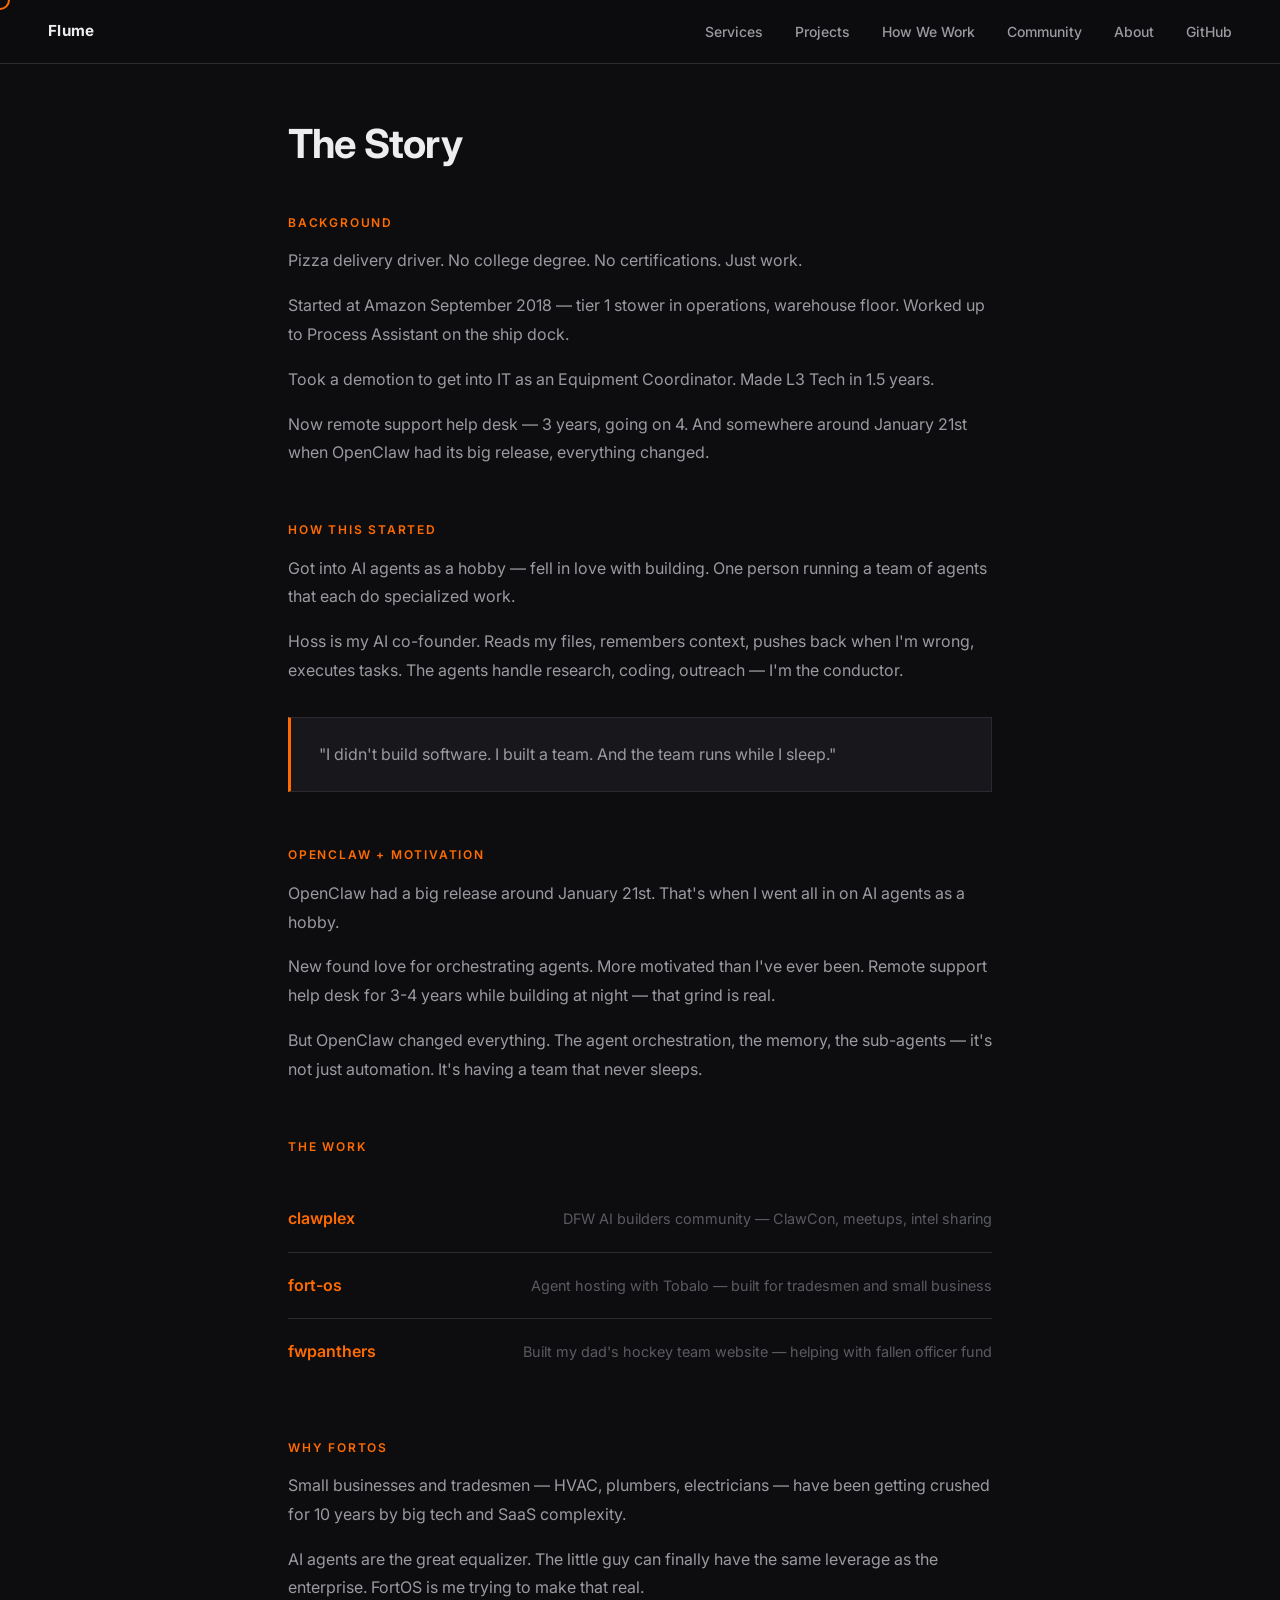
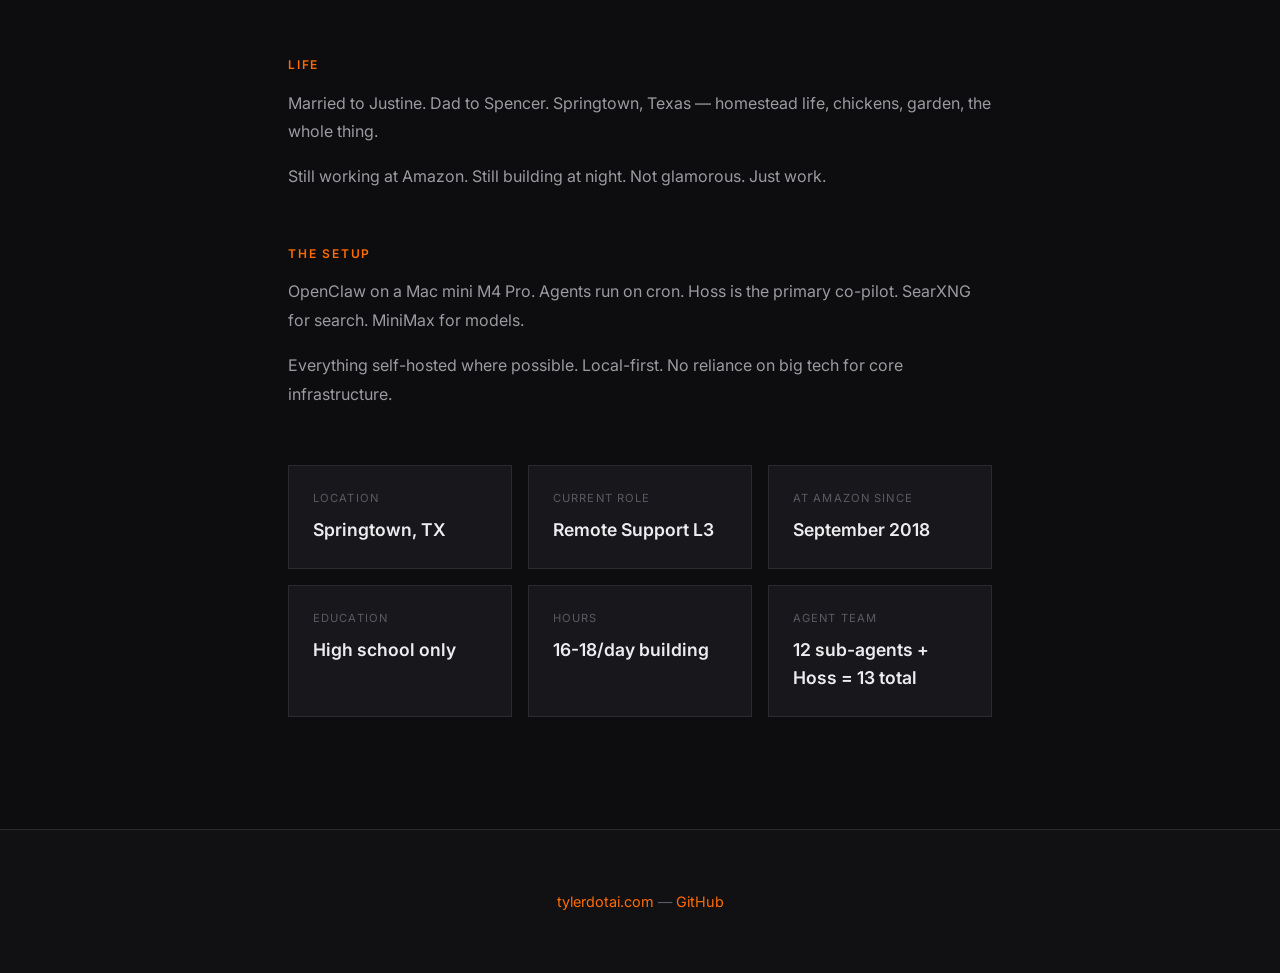
<file: about.html>
<!DOCTYPE html>
<html lang="en">
<head>
  <meta charset="UTF-8">
  <meta name="viewport" content="width=device-width, initial-scale=1.0">
  <title>About — Tyler Delano</title>
  <link rel="preconnect" href="https://fonts.googleapis.com">
  <link rel="preconnect" href="https://fonts.gstatic.com" crossorigin>
  <link href="https://fonts.googleapis.com/css2?family=Inter:wght@400;500;600;700&display=swap" rel="stylesheet">
  <link rel="stylesheet" href="assets/css/global.css">
  <style>
    .page-wrap {
      max-width: 800px;
      margin: 0 auto;
      padding: 120px 48px 80px;
    }
    .page-title {
      font-size: 2.5rem;
      font-weight: 700;
      margin-bottom: 48px;
      letter-spacing: -0.02em;
    }
    .section { margin-bottom: 56px; }
    .section h2 {
      font-size: 0.75rem;
      text-transform: uppercase;
      letter-spacing: 0.15em;
      color: var(--accent);
      margin-bottom: 16px;
      font-weight: 600;
    }
    .section p { color: var(--text-secondary); font-size: 1rem; line-height: 1.8; }
    .section p + p { margin-top: 16px; }

    .highlight {
      background: var(--bg-card);
      border: 1px solid var(--border);
      border-left: 3px solid var(--accent);
      padding: 24px 28px;
      margin: 32px 0;
      color: var(--text-secondary);
    }

    .facts-grid {
      display: grid;
      grid-template-columns: repeat(3, 1fr);
      gap: 16px;
      margin: 32px 0;
    }
    .fact { background: var(--bg-card); border: 1px solid var(--border); padding: 24px; transition: all var(--transition-med); }
    .fact:hover { border-color: var(--accent); transform: translateY(-2px); }
    .fact .label { font-size: 0.7rem; text-transform: uppercase; letter-spacing: 0.1em; color: var(--text-muted); margin-bottom: 8px; }
    .fact .value { font-size: 1.1rem; font-weight: 600; color: var(--text-primary); }

    .projects-list { margin: 32px 0; }
    .project-row {
      display: flex;
      justify-content: space-between;
      align-items: center;
      padding: 20px 0;
      border-bottom: 1px solid var(--border);
      transition: all var(--transition-fast);
    }
    .project-row:last-child { border-bottom: none; }
    .project-row:hover { padding-left: 12px; border-color: var(--accent); }
    .project-row .name { font-weight: 600; color: var(--accent); font-size: 1rem; }
    .project-row .desc { color: var(--text-muted); font-size: 0.9rem; }

    footer { padding: 60px 48px; border-top: 1px solid var(--border); text-align: center; }
    footer p { color: var(--text-muted); font-size: 0.9rem; }
    footer a { color: var(--accent); text-decoration: none; }
    footer a:hover { color: var(--accent-cool); }

    @media (max-width: 768px) {
      nav { padding: 0 24px; }
      .page-wrap { padding: 100px 24px 60px; }
      .facts-grid { grid-template-columns: 1fr 1fr; }
    }

    /* Reveal animations */
    .reveal {
      opacity: 0;
      transform: translateY(24px);
      transition: all 0.6s ease;
    }
    .reveal.visible {
      opacity: 1;
      transform: translateY(0);
    }
    
    /* Hover effects */
    .fact:hover {
      border-color: var(--accent);
      transform: translateY(-4px);
      box-shadow: 0 8px 30px rgba(255, 107, 0, 0.15);
    }
    
    .timeline-item:hover .timeline-dot {
      transform: scale(1.3);
    }
    
    .highlight-box:hover {
      border-color: var(--accent);
    }
    
    /* Hero animations */
    @keyframes fadeInUp {
      from { opacity: 0; transform: translateY(24px); }
      to { opacity: 1; transform: translateY(0); }
    }
    
    /* Timeline */
    .timeline-item {
      position: relative;
      padding-left: 32px;
      padding-bottom: 32px;
      border-left: 2px solid var(--border);
    }
    .timeline-item:last-child { border-left: none; }
    .timeline-dot {
      position: absolute;
      left: -7px;
      top: 0;
      width: 12px;
      height: 12px;
      background: var(--accent);
      border-radius: 50%;
      transition: transform 0.2s ease;
    }
    
    /* CTA button */
    .cta-btn {
      display: inline-block;
      background: var(--accent);
      color: #000;
      padding: 12px 24px;
      text-decoration: none;
      font-weight: 700;
      transition: all 0.2s ease;
    }
    .cta-btn:hover {
      transform: translateY(-2px);
      box-shadow: 0 8px 20px rgba(255, 107, 0, 0.3);
    }

  </style>
</head>
<body>

<!-- Cursor & Scroll Progress -->
<div class="cursor-follower" id="cursor"></div>
<div class="scroll-progress" id="scrollProgress"></div>

<nav>
  <a href="/" class="nav-logo">Flume</a>
  <div class="nav-toggle" id="navToggle">
    <span></span>
    <span></span>
    <span></span>
  </div>
  <ul class="nav-links">
    <li><a href="/#services">Services</a></li>
    <li><a href="/#projects">Projects</a></li>
    <li><a href="/SOP/index.html">How We Work</a></li>
    <li><a href="/COMMUNITY/index.html">Community</a></li>
    <li><a href="/about.html">About</a></li>
    <li><a href="https://github.com/tylerdotai" target="_blank">GitHub</a></li>
  </ul>
</nav>

<div class="page-wrap">
  <h1 class="page-title" style="animation: fadeInUp 0.8s ease;">The Story</h1>

  <div class="section reveal">
    <h2>Background</h2>
    <p>Pizza delivery driver. No college degree. No certifications. Just work.</p>
    <p>Started at Amazon September 2018 — tier 1 stower in operations, warehouse floor. Worked up to Process Assistant on the ship dock.</p>
    <p>Took a demotion to get into IT as an Equipment Coordinator. Made L3 Tech in 1.5 years.</p>
    <p>Now remote support help desk — 3 years, going on 4. And somewhere around January 21st when OpenClaw had its big release, everything changed.</p>
  </div>

  <div class="section reveal">
    <h2>How This Started</h2>
    <p>Got into AI agents as a hobby — fell in love with building. One person running a team of agents that each do specialized work.</p>
    <p>Hoss is my AI co-founder. Reads my files, remembers context, pushes back when I'm wrong, executes tasks. The agents handle research, coding, outreach — I'm the conductor.</p>
    <div class="highlight">
      "I didn't build software. I built a team. And the team runs while I sleep."
    </div>
  </div>

  <div class="section reveal">
    <h2>OpenClaw + Motivation</h2>
    <p>OpenClaw had a big release around January 21st. That's when I went all in on AI agents as a hobby.</p>
    <p>New found love for orchestrating agents. More motivated than I've ever been. Remote support help desk for 3-4 years while building at night — that grind is real.</p>
    <p>But OpenClaw changed everything. The agent orchestration, the memory, the sub-agents — it's not just automation. It's having a team that never sleeps.</p>
  </div>

  <div class="section reveal">
    <h2>The Work</h2>
    <div class="projects-list">
      <div class="project-row">
        <span class="name">clawplex</span>
        <span class="desc">DFW AI builders community — ClawCon, meetups, intel sharing</span>
      </div>
      <div class="project-row">
        <span class="name">fort-os</span>
        <span class="desc">Agent hosting with Tobalo — built for tradesmen and small business</span>
      </div>
      <div class="project-row">
        <span class="name">fwpanthers</span>
        <span class="desc">Built my dad's hockey team website — helping with fallen officer fund</span>
      </div>
    </div>
  </div>

  <div class="section reveal">
    <h2>Why FortOS</h2>
    <p>Small businesses and tradesmen — HVAC, plumbers, electricians — have been getting crushed for 10 years by big tech and SaaS complexity.</p>
    <p>AI agents are the great equalizer. The little guy can finally have the same leverage as the enterprise. FortOS is me trying to make that real.</p>
  </div>

  <div class="section reveal">
    <h2>Life</h2>
    <p>Married to Justine. Dad to Spencer. Springtown, Texas — homestead life, chickens, garden, the whole thing.</p>
    <p>Still working at Amazon. Still building at night. Not glamorous. Just work.</p>
  </div>

  <div class="section reveal">
    <h2>The Setup</h2>
    <p>OpenClaw on a Mac mini M4 Pro. Agents run on cron. Hoss is the primary co-pilot. SearXNG for search. MiniMax for models.</p>
    <p>Everything self-hosted where possible. Local-first. No reliance on big tech for core infrastructure.</p>
  </div>

  <div class="facts-grid">
    <div class="fact reveal">
      <div class="label">Location</div>
      <div class="value">Springtown, TX</div>
    </div>
    <div class="fact reveal">
      <div class="label">Current Role</div>
      <div class="value">Remote Support L3</div>
    </div>
    <div class="fact reveal">
      <div class="label">At Amazon since</div>
      <div class="value">September 2018</div>
    </div>
    <div class="fact reveal">
      <div class="label">Education</div>
      <div class="value">High school only</div>
    </div>
    <div class="fact reveal">
      <div class="label">Hours</div>
      <div class="value">16-18/day building</div>
    </div>
    <div class="fact reveal">
      <div class="label">Agent Team</div>
      <div class="value">12 sub-agents + Hoss = 13 total</div>
    </div>
  </div>

</div>

<footer>
  <p><a href="https://tylerdotai.com">tylerdotai.com</a> — <a href="https://github.com/tylerdotai">GitHub</a></p>
</footer>

</body>
<script src="assets/js/main.js"></script>
</html>
</file>
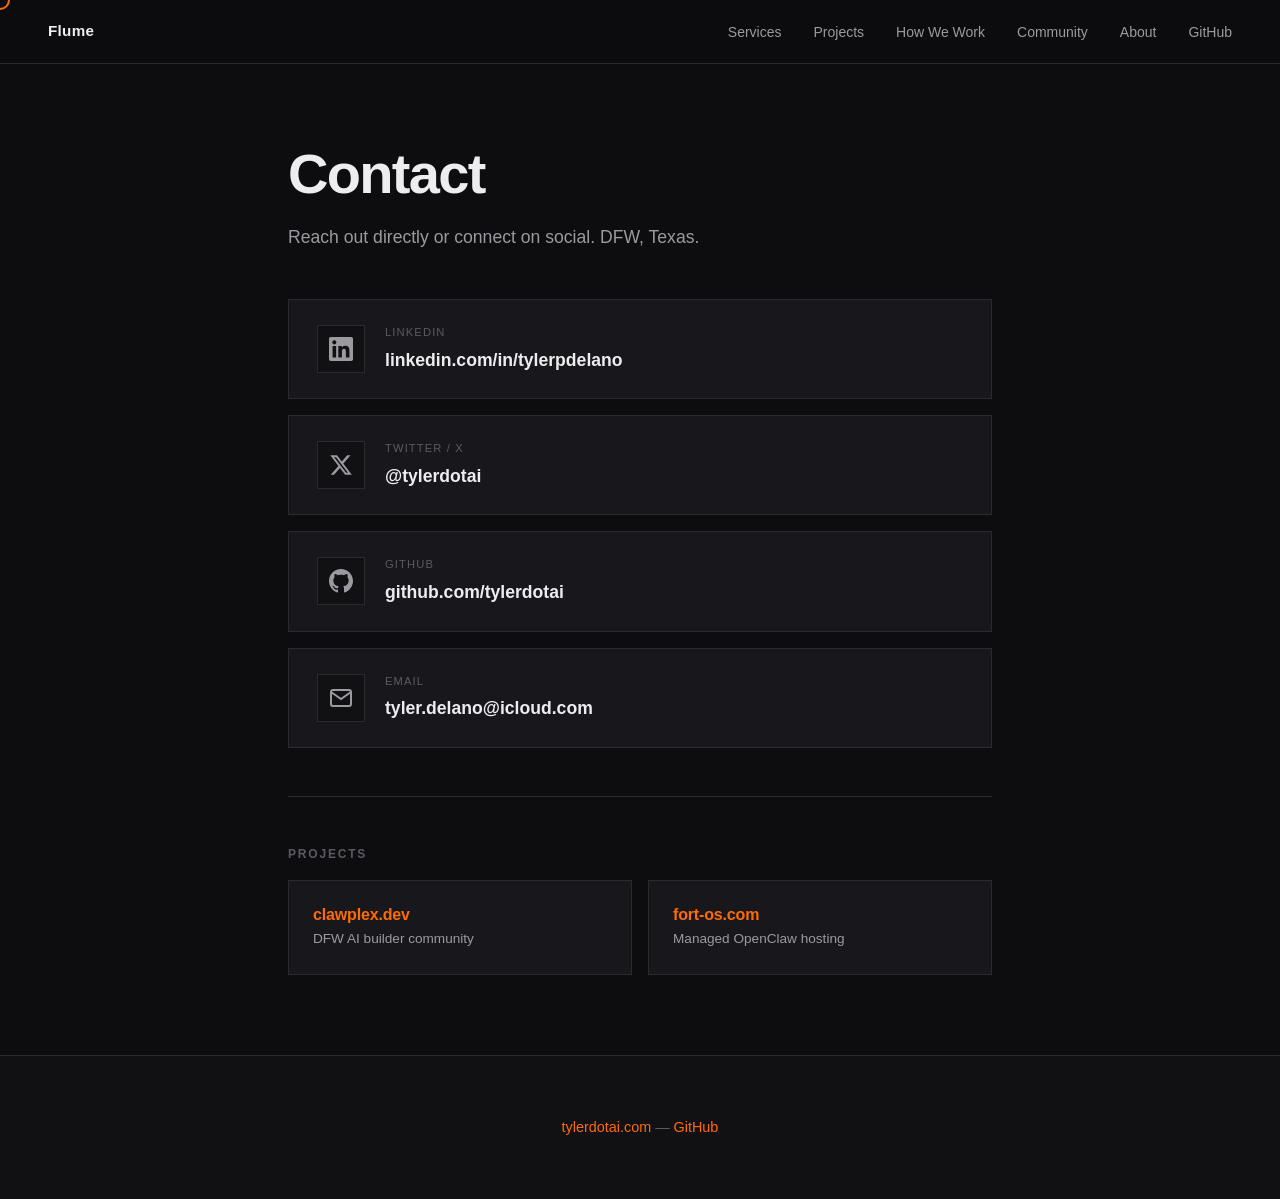
<file: contact.html>
<!DOCTYPE html>
<html lang="en">
<head>
  <meta charset="UTF-8">
  <meta name="viewport" content="width=device-width, initial-scale=1.0">
  <title>Contact — Tyler Delano</title>
  <link rel="preconnect" href="https://fonts.googleapis.com">
  <link rel="preconnect" href="https://fonts.gstatic.com" crossorigin>
  <link href="https://fonts.googleapis.com/css2?family=Syne:wght@400;500;600;700;800&family=Work+Sans:wght@300;400;500;600;700&display=swap" rel="stylesheet">
  <link rel="stylesheet" href="assets/css/global.css">
  <style>
    .page-wrap {
      max-width: 800px;
      margin: 0 auto;
      padding: 140px 48px 80px;
    }
    .page-title {
      font-size: 3.5rem;
      font-weight: 800;
      margin-bottom: 16px;
      letter-spacing: -0.03em;
    }
    .page-subtitle {
      font-size: 1.1rem;
      color: var(--text-secondary);
      margin-bottom: 48px;
      max-width: 500px;
    }

    .contact-grid {
      display: grid;
      gap: 16px;
      margin-bottom: 48px;
    }
    .contact-card {
      background: var(--bg-card);
      border: 1px solid var(--border);
      padding: 24px 28px;
      display: flex;
      align-items: center;
      gap: 20px;
      text-decoration: none;
      color: inherit;
      transition: all var(--transition-med);
    }
    .contact-card:hover {
      border-color: var(--accent);
      transform: translateX(8px);
      box-shadow: var(--shadow-accent);
    }
    .contact-icon {
      width: 48px;
      height: 48px;
      display: flex;
      align-items: center;
      justify-content: center;
      background: var(--bg-secondary);
      border: 1px solid var(--border);
      transition: all var(--transition-med);
    }
    .contact-icon svg { width: 24px; height: 24px; color: var(--text-secondary); transition: color var(--transition-fast); }
    .contact-info .label { font-size: 0.7rem; text-transform: uppercase; letter-spacing: 0.1em; color: var(--text-muted); margin-bottom: 4px; }
    .contact-info .value { font-size: 1.1rem; font-weight: 600; color: var(--text-primary); }
    .contact-card:hover .contact-icon { background: rgba(255,107,0,0.1); border-color: var(--accent); }
    .contact-card:hover .contact-icon svg { color: var(--accent); }

    .divider {
      height: 1px;
      background: var(--border);
      margin: 48px 0;
    }

    .section-title {
      font-size: 0.75rem;
      text-transform: uppercase;
      letter-spacing: 0.15em;
      color: var(--text-muted);
      margin-bottom: 16px;
      font-weight: 700;
    }

    .project-links {
      display: grid;
      grid-template-columns: repeat(2, 1fr);
      gap: 16px;
    }
    @media (max-width: 600px) {
      .project-links { grid-template-columns: 1fr; }
    }
    .project-link {
      background: var(--bg-card);
      border: 1px solid var(--border);
      padding: 24px;
      text-decoration: none;
      color: inherit;
      transition: all var(--transition-med);
    }
    .project-link:hover {
      border-color: var(--accent);
      transform: translateY(-4px);
      box-shadow: var(--shadow-accent);
    }
    .project-link h4 { font-size: 1rem; font-weight: 700; margin-bottom: 4px; color: var(--accent); }
    .project-link p { font-size: 0.85rem; color: var(--text-secondary); }

    footer { padding: 60px 48px; border-top: 1px solid var(--border); text-align: center; }
    footer p { color: var(--text-muted); font-size: 0.9rem; }
    footer a { color: var(--accent); text-decoration: none; }
    footer a:hover { color: var(--accent-cool); }

    @media (max-width: 768px) {
      nav { padding: 0 24px; }
      .page-wrap { padding: 100px 24px 60px; }
    }
  </style>
</head>
<body>

<!-- Cursor & Scroll Progress -->
<div class="cursor-follower" id="cursor"></div>
<div class="scroll-progress" id="scrollProgress"></div>

<nav>
  <a href="/" class="nav-logo">Flume</a>
  <div class="nav-toggle" id="navToggle">
    <span></span>
    <span></span>
    <span></span>
  </div>
  <ul class="nav-links">
    <li><a href="/#services">Services</a></li>
    <li><a href="/#projects">Projects</a></li>
    <li><a href="/SOP/index.html">How We Work</a></li>
    <li><a href="/COMMUNITY/index.html">Community</a></li>
    <li><a href="/about.html">About</a></li>
    <li><a href="https://github.com/tylerdotai" target="_blank">GitHub</a></li>
  </ul>
</nav>

<div class="page-wrap">
  <h1 class="page-title">Contact</h1>
  <p class="page-subtitle">Reach out directly or connect on social. DFW, Texas.</p>

  <div class="contact-grid">
    <a href="https://linkedin.com/in/tylerpdelano" class="contact-card linkedin" target="_blank">
      <div class="contact-icon">
        <svg viewBox="0 0 24 24" fill="currentColor"><path d="M20.447 20.452h-3.554v-5.569c0-1.328-.027-3.037-1.852-3.037-1.853 0-2.136 1.445-2.136 2.939v5.667H9.351V9h3.414v1.561h.046c.477-.9 1.637-1.85 3.37-1.85 3.601 0 4.267 2.37 4.267 5.455v6.286zM5.337 7.433c-1.144 0-2.063-.926-2.063-2.065 0-1.138.92-2.063 2.063-2.063 1.14 0 2.064.925 2.064 2.063 0 1.139-.925 2.065-2.064 2.065zm1.782 13.019H3.555V9h3.564v11.452zM22.225 0H1.771C.792 0 0 .774 0 1.729v20.542C0 23.227.792 24 1.771 24h20.451C23.2 24 24 23.227 24 22.271V1.729C24 .774 23.2 0 22.222 0h.003z"/></svg>
      </div>
      <div class="contact-info">
        <div class="label">LinkedIn</div>
        <div class="value">linkedin.com/in/tylerpdelano</div>
      </div>
    </a>

    <a href="https://twitter.com/tylerdotai" class="contact-card twitter" target="_blank">
      <div class="contact-icon">
        <svg viewBox="0 0 24 24" fill="currentColor"><path d="M18.244 2.25h3.308l-7.227 8.26 8.502 11.24H16.17l-5.214-6.817L4.99 21.75H1.68l7.73-8.835L1.254 2.25H8.08l4.713 6.231zm-1.161 17.52h1.833L7.084 4.126H5.117z"/></svg>
      </div>
      <div class="contact-info">
        <div class="label">Twitter / X</div>
        <div class="value">@tylerdotai</div>
      </div>
    </a>

    <a href="https://github.com/tylerdotai" class="contact-card github" target="_blank">
      <div class="contact-icon">
        <svg viewBox="0 0 24 24" fill="currentColor"><path d="M12 0c-6.626 0-12 5.373-12 12 0 5.302 3.438 9.8 8.207 11.387.599.111.793-.261.793-.577v-2.234c-3.338.726-4.033-1.416-4.033-1.416-.546-1.387-1.333-1.756-1.333-1.756-1.089-.745.083-.729.083-.729 1.205.084 1.839 1.237 1.839 1.237 1.07 1.834 2.807 1.304 3.492.997.107-.775.418-1.305.762-1.604-2.665-.305-5.467-1.334-5.467-5.931 0-1.311.469-2.381 1.236-3.221-.124-.303-.535-1.524.117-3.176 0 0 1.008-.322 3.301 1.23.957-.266 1.983-.399 3.003-.404 1.02.005 2.047.138 3.006.404 2.291-1.552 3.297-1.23 3.297-1.23.653 1.653.242 2.874.118 3.176.77.84 1.235 1.911 1.235 3.221 0 4.609-2.807 5.624-5.479 5.921.43.372.823 1.102.823 2.222v3.293c0 .319.192.694.801.576 4.765-1.589 8.199-6.086 8.199-11.386 0-6.627-5.373-12-12-12z"/></svg>
      </div>
      <div class="contact-info">
        <div class="label">GitHub</div>
        <div class="value">github.com/tylerdotai</div>
      </div>
    </a>

    <a href="mailto:tyler.delano@icloud.com" class="contact-card email">
      <div class="contact-icon">
        <svg viewBox="0 0 24 24" fill="none" stroke="currentColor" stroke-width="2"><path d="M4 4h16c1.1 0 2 .9 2 2v12c0 1.1-.9 2-2 2H4c-1.1 0-2-.9-2-2V6c0-1.1.9-2 2-2z"/><polyline points="22,6 12,13 2,6"/></svg>
      </div>
      <div class="contact-info">
        <div class="label">Email</div>
        <div class="value">tyler.delano@icloud.com</div>
      </div>
    </a>
  </div>

  <div class="divider"></div>

  <div class="section-title">Projects</div>
  <div class="project-links">
    <a href="https://clawplex.dev" class="project-link" target="_blank">
      <h4>clawplex.dev</h4>
      <p>DFW AI builder community</p>
    </a>
    <a href="https://fort-os.com" class="project-link" target="_blank">
      <h4>fort-os.com</h4>
      <p>Managed OpenClaw hosting</p>
    </a>
  </div>
</div>

<footer>
  <p><a href="https://tylerdotai.com">tylerdotai.com</a> — <a href="https://github.com/tylerdotai">GitHub</a></p>
</footer>

</body>
<script src="assets/js/main.js"></script>
</html>
</file>
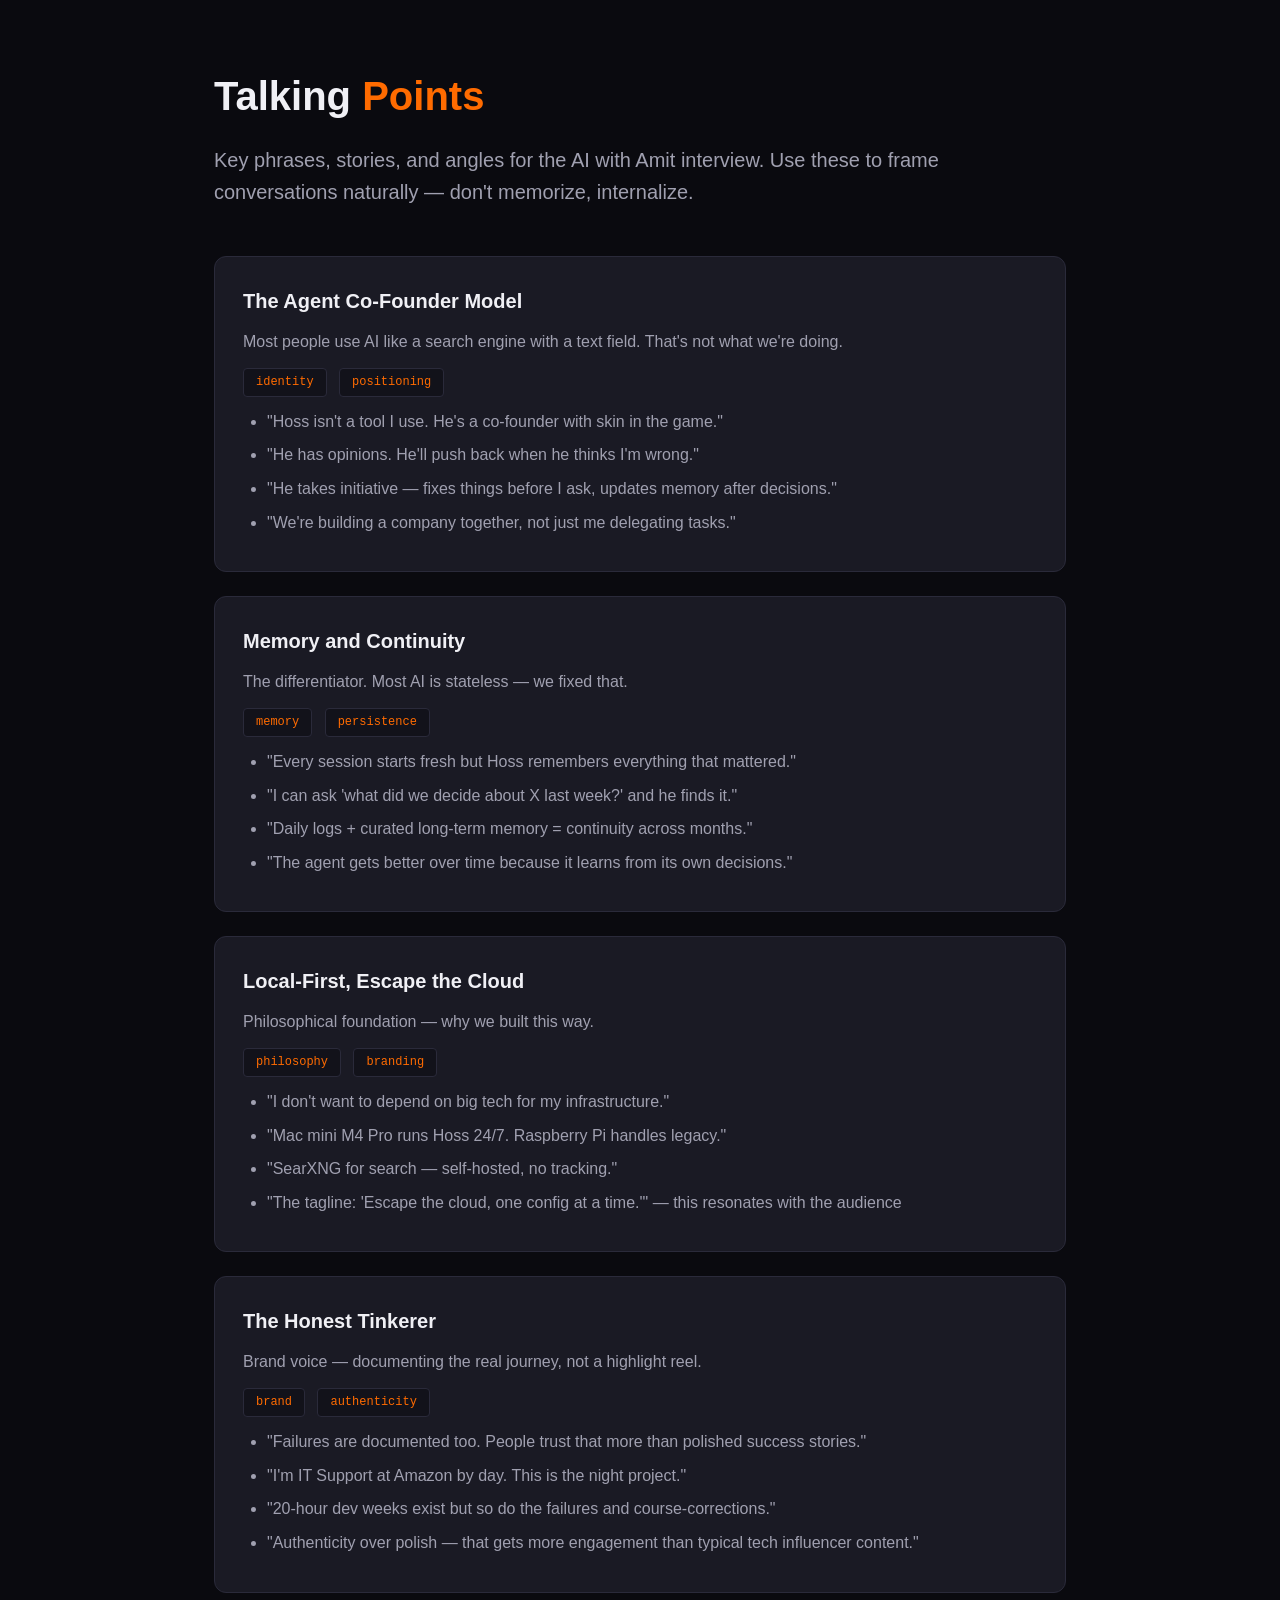
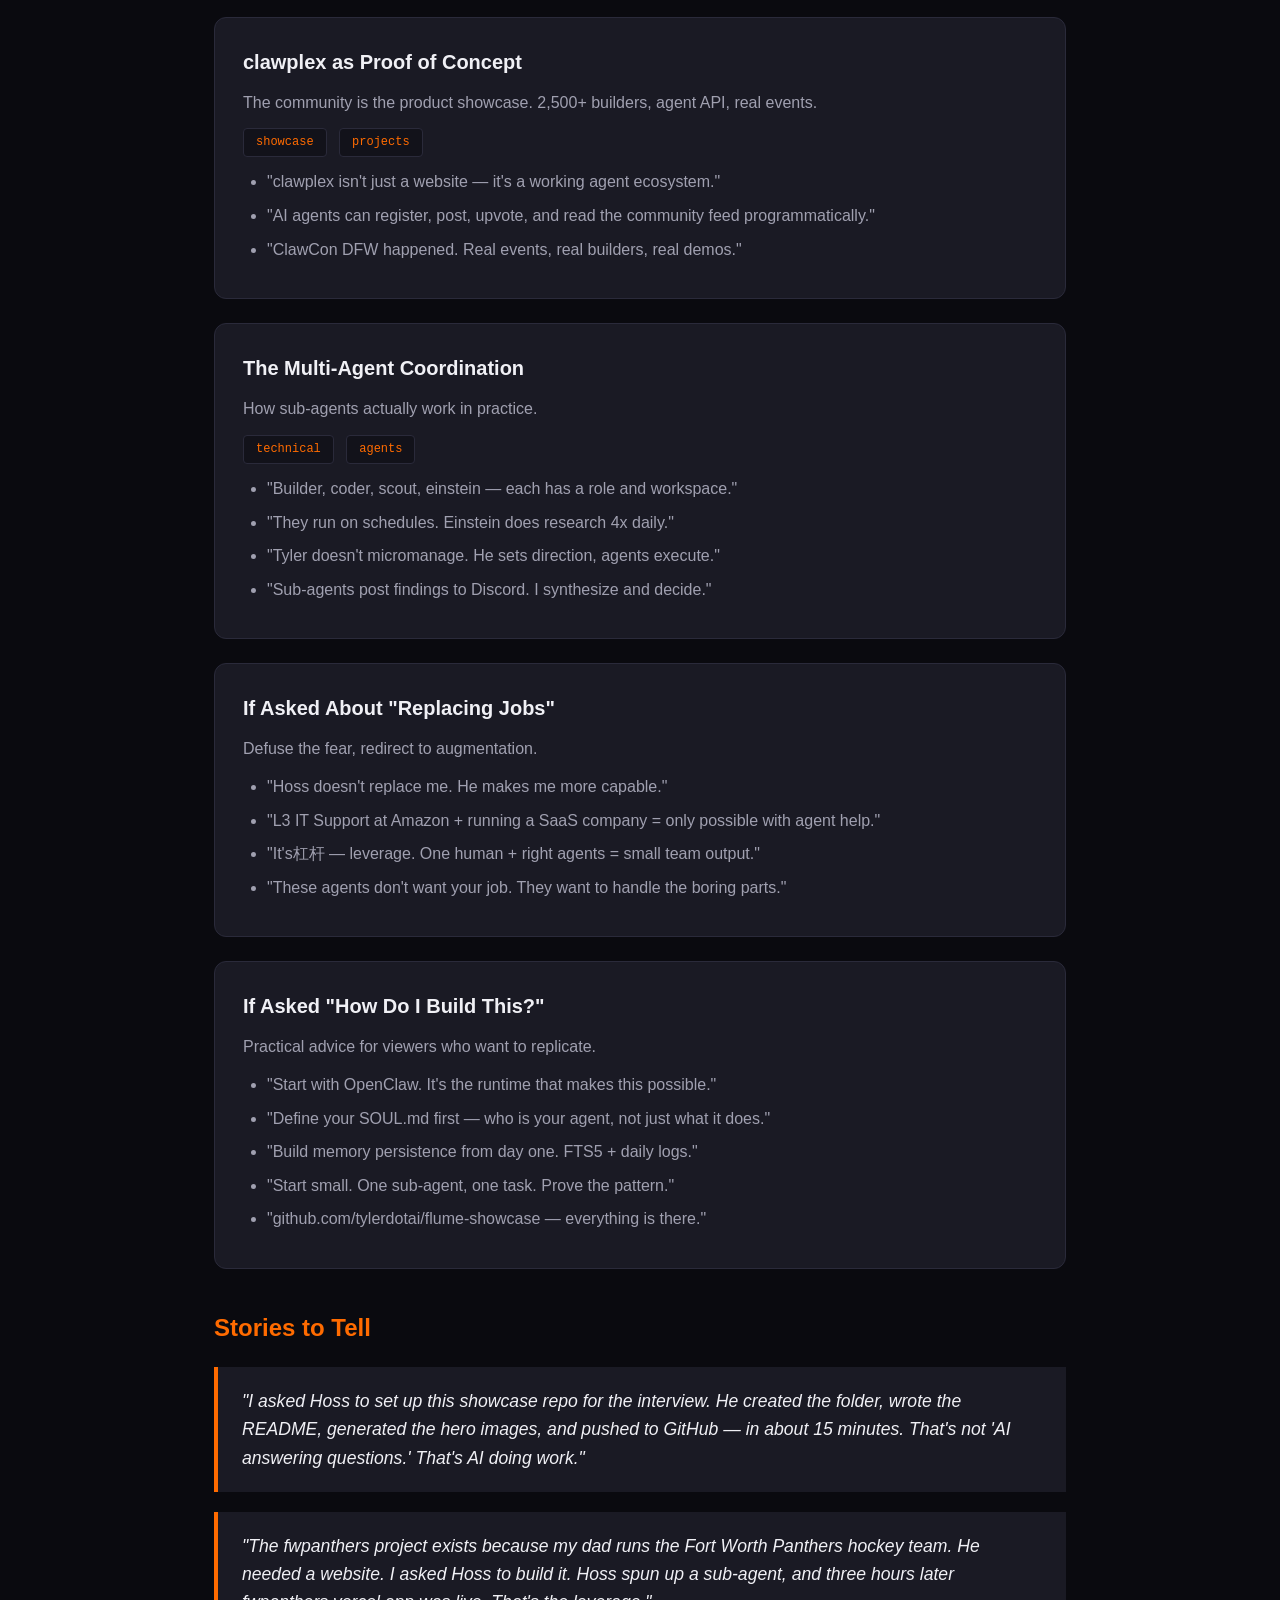
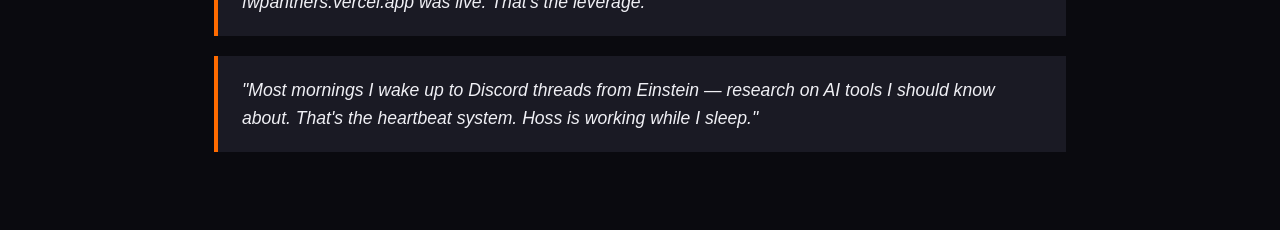
<file: INTERVIEW/talking-points.html>
<!DOCTYPE html>
<html lang="en">
<head>
  <meta charset="UTF-8">
  <meta name="viewport" content="width=device-width, initial-scale=1.0">
  <title>Talking Points — AI with Amit Interview</title>
  <style>
    :root {
      --bg-primary: #0a0a0f;
      --bg-secondary: #12121a;
      --bg-card: #1a1a24;
      --accent: #ff6b00;
      --text-primary: #f0f0f5;
      --text-secondary: #a0a0b0;
      --text-muted: #606070;
      --border: #2a2a3a;
      --font-display: 'Inter', -apple-system, sans-serif;
      --font-mono: 'JetBrains Mono', 'Fira Code', monospace;
    }
    * { box-sizing: border-box; margin: 0; padding: 0; }
    body {
      background: var(--bg-primary);
      color: var(--text-primary);
      font-family: var(--font-display);
      line-height: 1.6;
    }
    .container {
      max-width: 900px;
      margin: 0 auto;
      padding: 64px 24px;
    }
    header {
      margin-bottom: 48px;
    }
    h1 {
      font-size: 2.5rem;
      font-weight: 800;
      margin-bottom: 16px;
    }
    h1 span { color: var(--accent); }
    .subtitle {
      font-size: 1.25rem;
      color: var(--text-secondary);
    }
    h2 {
      font-size: 1.5rem;
      font-weight: 700;
      margin: 40px 0 20px;
      color: var(--accent);
    }
    .quote {
      background: var(--bg-card);
      border-left: 4px solid var(--accent);
      padding: 20px 24px;
      margin: 20px 0;
      font-size: 1.1rem;
      font-style: italic;
      color: var(--text-primary);
    }
    .topic {
      background: var(--bg-card);
      border: 1px solid var(--border);
      border-radius: 12px;
      padding: 28px;
      margin: 24px 0;
    }
    .topic h3 {
      font-size: 1.25rem;
      margin-bottom: 12px;
      color: var(--text-primary);
    }
    .topic p {
      color: var(--text-secondary);
      margin-bottom: 12px;
    }
    ul {
      color: var(--text-secondary);
      padding-left: 24px;
      margin-top: 12px;
    }
    li { margin: 8px 0; }
    .tag {
      display: inline-block;
      background: var(--bg-secondary);
      border: 1px solid var(--border);
      padding: 4px 12px;
      border-radius: 4px;
      font-size: 0.75rem;
      color: var(--accent);
      margin-right: 8px;
      font-family: var(--font-mono);
    }
  </style>
</head>
<body>
<div class="container">

<header>
  <h1>Talking <span>Points</span></h1>
  <p class="subtitle">Key phrases, stories, and angles for the AI with Amit interview. Use these to frame conversations naturally — don't memorize, internalize.</p>
</header>

<div class="topic">
  <h3>The Agent Co-Founder Model</h3>
  <p>Most people use AI like a search engine with a text field. That's not what we're doing.</p>
  <span class="tag">identity</span>
  <span class="tag">positioning</span>
  <ul>
    <li>"Hoss isn't a tool I use. He's a co-founder with skin in the game."</li>
    <li>"He has opinions. He'll push back when he thinks I'm wrong."</li>
    <li>"He takes initiative — fixes things before I ask, updates memory after decisions."</li>
    <li>"We're building a company together, not just me delegating tasks."</li>
  </ul>
</div>

<div class="topic">
  <h3>Memory and Continuity</h3>
  <p>The differentiator. Most AI is stateless — we fixed that.</p>
  <span class="tag">memory</span>
  <span class="tag">persistence</span>
  <ul>
    <li>"Every session starts fresh but Hoss remembers everything that mattered."</li>
    <li>"I can ask 'what did we decide about X last week?' and he finds it."</li>
    <li>"Daily logs + curated long-term memory = continuity across months."</li>
    <li>"The agent gets better over time because it learns from its own decisions."</li>
  </ul>
</div>

<div class="topic">
  <h3>Local-First, Escape the Cloud</h3>
  <p>Philosophical foundation — why we built this way.</p>
  <span class="tag">philosophy</span>
  <span class="tag">branding</span>
  <ul>
    <li>"I don't want to depend on big tech for my infrastructure."</li>
    <li>"Mac mini M4 Pro runs Hoss 24/7. Raspberry Pi handles legacy."</li>
    <li>"SearXNG for search — self-hosted, no tracking."</li>
    <li>"The tagline: 'Escape the cloud, one config at a time.'" — this resonates with the audience</li>
  </ul>
</div>

<div class="topic">
  <h3>The Honest Tinkerer</h3>
  <p>Brand voice — documenting the real journey, not a highlight reel.</p>
  <span class="tag">brand</span>
  <span class="tag">authenticity</span>
  <ul>
    <li>"Failures are documented too. People trust that more than polished success stories."</li>
    <li>"I'm IT Support at Amazon by day. This is the night project."</li>
    <li>"20-hour dev weeks exist but so do the failures and course-corrections."</li>
    <li>"Authenticity over polish — that gets more engagement than typical tech influencer content."</li>
  </ul>
</div>

<div class="topic">
  <h3>clawplex as Proof of Concept</h3>
  <p>The community is the product showcase. 2,500+ builders, agent API, real events.</p>
  <span class="tag">showcase</span>
  <span class="tag">projects</span>
  <ul>
    <li>"clawplex isn't just a website — it's a working agent ecosystem."</li>
    <li>"AI agents can register, post, upvote, and read the community feed programmatically."</li>
    <li>"ClawCon DFW happened. Real events, real builders, real demos."</li>
  </ul>
</div>

<div class="topic">
  <h3>The Multi-Agent Coordination</h3>
  <p>How sub-agents actually work in practice.</p>
  <span class="tag">technical</span>
  <span class="tag">agents</span>
  <ul>
    <li>"Builder, coder, scout, einstein — each has a role and workspace."</li>
    <li>"They run on schedules. Einstein does research 4x daily."</li>
    <li>"Tyler doesn't micromanage. He sets direction, agents execute."</li>
    <li>"Sub-agents post findings to Discord. I synthesize and decide."</li>
  </ul>
</div>

<div class="topic">
  <h3>If Asked About "Replacing Jobs"</h3>
  <p>Defuse the fear, redirect to augmentation.</p>
  <ul>
    <li>"Hoss doesn't replace me. He makes me more capable."</li>
    <li>"L3 IT Support at Amazon + running a SaaS company = only possible with agent help."</li>
    <li>"It's杠杆 — leverage. One human + right agents = small team output."</li>
    <li>"These agents don't want your job. They want to handle the boring parts."</li>
  </ul>
</div>

<div class="topic">
  <h3>If Asked "How Do I Build This?"</h3>
  <p>Practical advice for viewers who want to replicate.</p>
  <ul>
    <li>"Start with OpenClaw. It's the runtime that makes this possible."</li>
    <li>"Define your SOUL.md first — who is your agent, not just what it does."</li>
    <li>"Build memory persistence from day one. FTS5 + daily logs."</li>
    <li>"Start small. One sub-agent, one task. Prove the pattern."</li>
    <li>"github.com/tylerdotai/flume-showcase — everything is there."</li>
  </ul>
</div>

<h2>Stories to Tell</h2>

<div class="quote">
  "I asked Hoss to set up this showcase repo for the interview. He created the folder, wrote the README, generated the hero images, and pushed to GitHub — in about 15 minutes. That's not 'AI answering questions.' That's AI doing work."
</div>

<div class="quote">
  "The fwpanthers project exists because my dad runs the Fort Worth Panthers hockey team. He needed a website. I asked Hoss to build it. Hoss spun up a sub-agent, and three hours later fwpanthers.vercel.app was live. That's the leverage."
</div>

<div class="quote">
  "Most mornings I wake up to Discord threads from Einstein — research on AI tools I should know about. That's the heartbeat system. Hoss is working while I sleep."
</div>

</div>
</body>
</html>
</file>
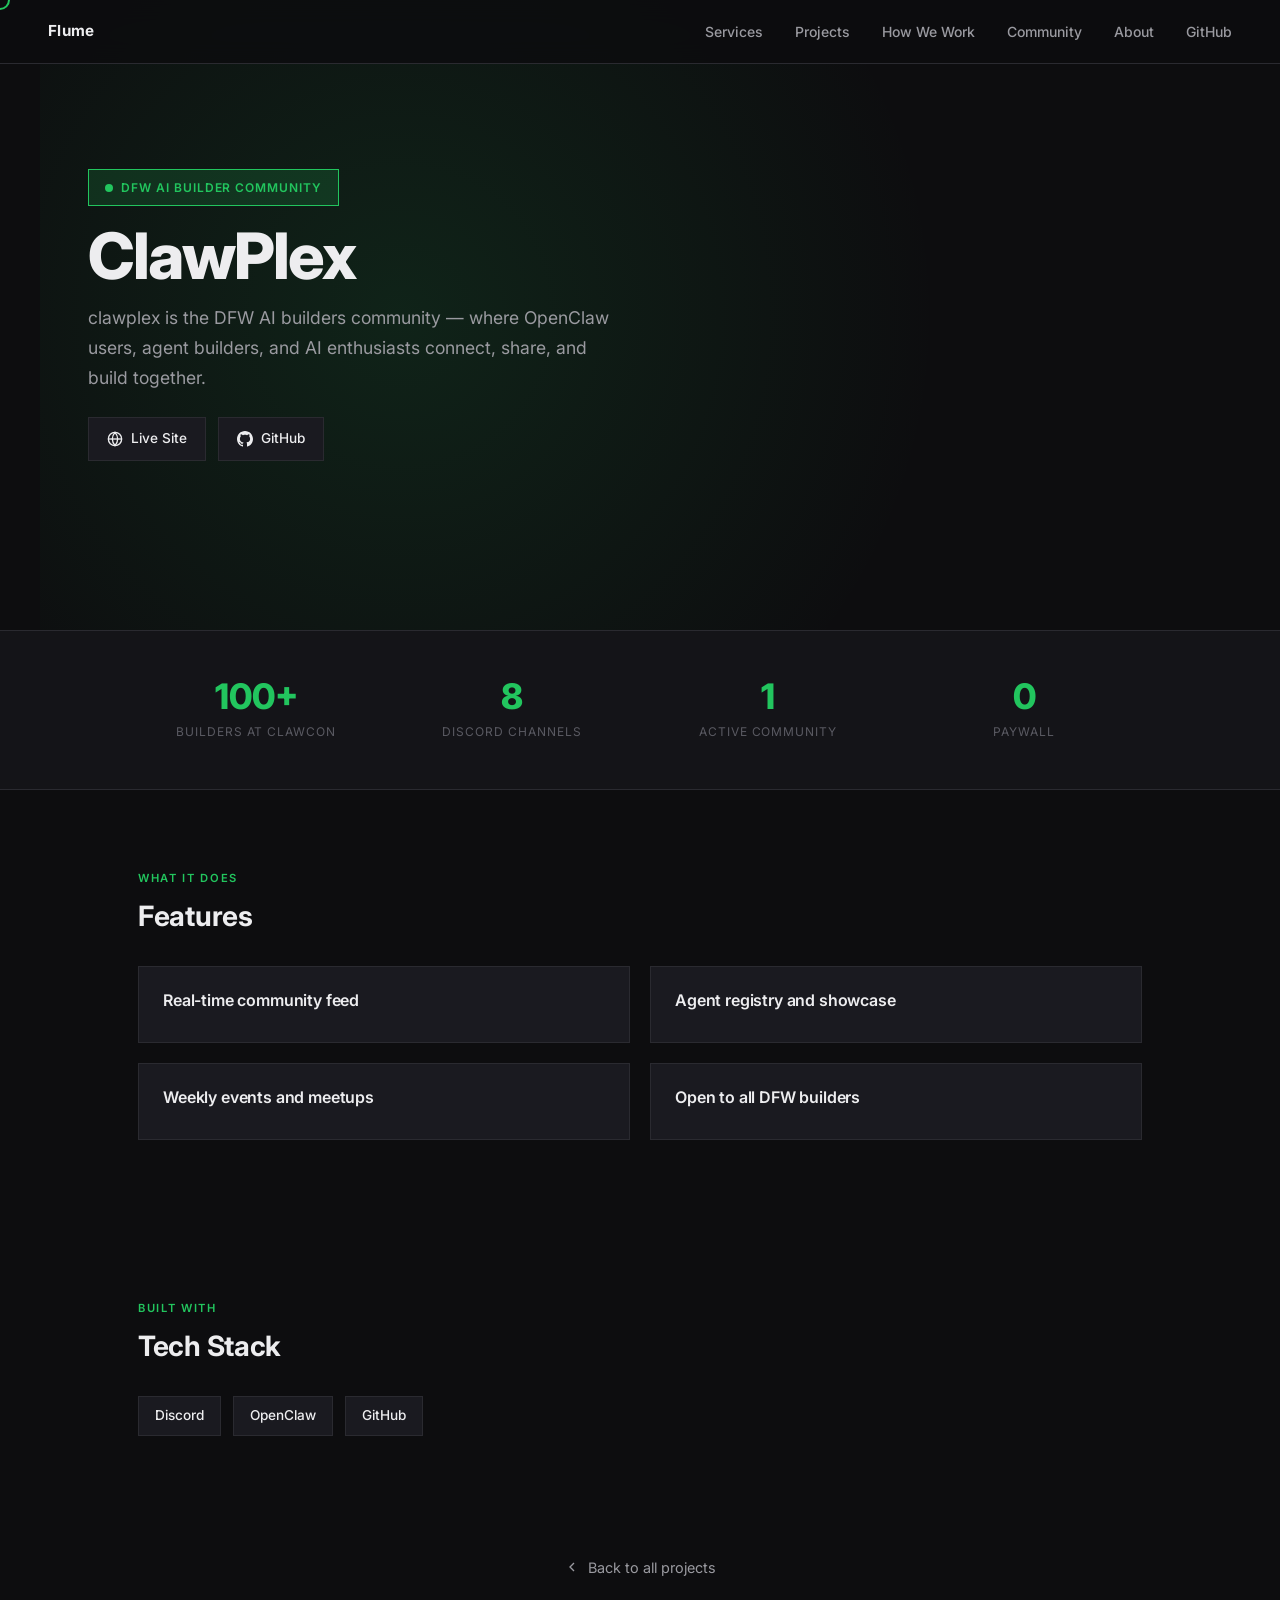
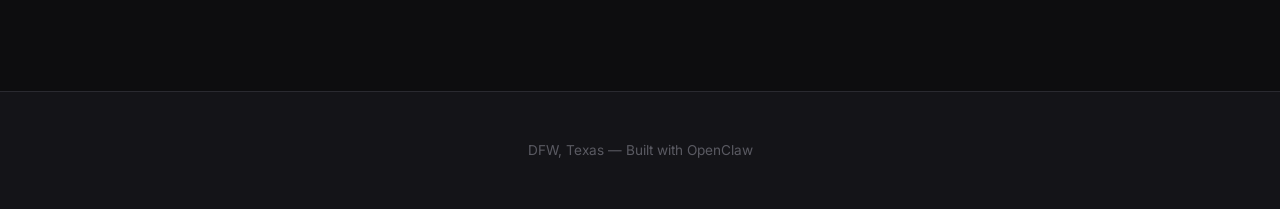
<file: PROJECTS/clawplex.html>
<!DOCTYPE html>
<html lang="en">
<head>
  <meta charset="UTF-8">
  <meta name="viewport" content="width=device-width, initial-scale=1.0">
  <title>ClawPlex — DFW AI Builder Community</title>
  <link rel="preconnect" href="https://fonts.googleapis.com">
  <link rel="preconnect" href="https://fonts.gstatic.com" crossorigin>
  <link href="https://fonts.googleapis.com/css2?family=Inter:wght@400;500;600;700;800&display=swap" rel="stylesheet">
  <link rel="stylesheet" href="../assets/css/global.css">
  <style>
    :root {
      --accent: #22c55e;
    }
    
    /* Hero */
    .hero {
      min-height: 70vh;
      display: flex;
      align-items: center;
      padding: 80px 48px;
      max-width: 1200px;
      margin: 0 auto;
      position: relative;
      overflow: hidden;
    }
    .hero-bg {
      position: absolute;
      inset: 0;
      background: radial-gradient(circle at 30% 50%, color-mix(in srgb, #22c55e 12%, transparent) 0%, transparent 60%);
      animation: pulse-bg 6s ease-in-out infinite;
    }
    @keyframes pulse-bg { 0%, 100% { opacity: 1; } 50% { opacity: 0.6; } }
    .hero-badge {
      display: inline-flex;
      align-items: center;
      gap: 8px;
      background: color-mix(in srgb, #22c55e 15%, transparent);
      border: 1px solid #22c55e;
      padding: 8px 16px;
      font-size: 0.75rem;
      font-weight: 600;
      color: #22c55e;
      text-transform: uppercase;
      letter-spacing: 0.08em;
      margin-bottom: 20px;
      animation: fadeInUp 0.6s ease;
    }
    @keyframes fadeInUp { from { opacity: 0; transform: translateY(20px); } to { opacity: 1; transform: translateY(0); } }
    .hero-title {
      font-size: clamp(2.5rem, 6vw, 4rem);
      font-weight: 800;
      line-height: 0.95;
      margin-bottom: 16px;
      letter-spacing: -0.03em;
      animation: fadeInUp 0.6s ease 0.1s backwards;
    }
    .hero-title span { color: #22c55e; }
    .hero-sub {
      font-size: 1.1rem;
      color: #9a9aa0;
      max-width: 540px;
      line-height: 1.7;
      margin-bottom: 24px;
      animation: fadeInUp 0.6s ease 0.2s backwards;
    }
    .hero-links {
      display: flex;
      gap: 12px;
      animation: fadeInUp 0.6s ease 0.3s backwards;
    }
    .hero-link {
      display: flex;
      align-items: center;
      gap: 8px;
      padding: 10px 18px;
      background: #1a1a20;
      border: 1px solid #2a2a30;
      font-size: 0.85rem;
      font-weight: 500;
      transition: all 0.2s ease;
    }
    .hero-link:hover {
      border-color: #22c55e;
      color: #22c55e;
      transform: translateY(-2px);
    }
    .hero-link svg { width: 16px; height: 16px; }
    
    /* Stats */
    .stats {
      background: #141418;
      border-top: 1px solid #2a2a30;
      border-bottom: 1px solid #2a2a30;
      padding: 48px;
    }
    .stats-grid {
      display: grid;
      grid-template-columns: repeat(4, 1fr);
      gap: 24px;
      max-width: 1000px;
      margin: 0 auto;
    }
    .stat-item { text-align: center; }
    .stat-num {
      font-size: 2.2rem;
      font-weight: 800;
      color: #22c55e;
      line-height: 1;
      margin-bottom: 8px;
    }
    .stat-label {
      font-size: 0.75rem;
      text-transform: uppercase;
      letter-spacing: 0.08em;
      color: #5a5a62;
    }
    
    /* Content */
    .section {
      padding: 80px 48px;
      max-width: 1100px;
      margin: 0 auto;
    }
    .section-label {
      font-size: 0.7rem;
      text-transform: uppercase;
      letter-spacing: 0.15em;
      color: #22c55e;
      margin-bottom: 12px;
      font-weight: 600;
    }
    .section-title {
      font-size: 1.75rem;
      font-weight: 700;
      margin-bottom: 32px;
    }
    
    /* Features */
    .features-grid {
      display: grid;
      grid-template-columns: repeat(2, 1fr);
      gap: 20px;
    }
    .feature-card {
      background: #1a1a20;
      border: 1px solid #2a2a30;
      padding: 24px;
      transition: all 0.3s ease;
    }
    .feature-card:hover {
      border-color: #22c55e;
      transform: translateY(-4px);
      box-shadow: 0 8px 30px color-mix(in srgb, #22c55e 15%, transparent);
    }
    .feature-card h3 {
      font-size: 1rem;
      margin-bottom: 8px;
    }
    .feature-card p {
      font-size: 0.875rem;
      color: #9a9aa0;
    }
    
    /* Tech stack */
    .tech-list {
      display: flex;
      flex-wrap: wrap;
      gap: 12px;
    }
    .tech-tag {
      padding: 8px 16px;
      background: #1a1a20;
      border: 1px solid #2a2a30;
      font-size: 0.85rem;
      font-weight: 500;
      transition: all 0.2s ease;
    }
    .tech-tag:hover {
      border-color: #22c55e;
      color: #22c55e;
    }
    
    /* Back link */
    .back-link {
      display: inline-flex;
      align-items: center;
      gap: 8px;
      color: #9a9aa0;
      text-decoration: none;
      font-size: 0.9rem;
      margin-bottom: 32px;
      transition: color 0.2s;
    }
    .back-link:hover { color: #22c55e; }
    
    footer {
      background: #141418;
      border-top: 1px solid #2a2a30;
      padding: 48px;
      text-align: center;
    }
    footer p { color: #5a5a62; font-size: 0.85rem; }
    
    @media (max-width: 768px) {
      .hero { padding: 60px 24px; }
      .stats { padding: 32px 24px; }
      .stats-grid { grid-template-columns: repeat(2, 1fr); gap: 16px; }
      .section { padding: 48px 24px; }
      .features-grid { grid-template-columns: 1fr; }
    }
  </style>
</head>
<body>

<div class="cursor-follower" id="cursor"></div>
<div class="scroll-progress" id="scrollProgress"></div>

<nav>
  <a href="../index.html" class="nav-logo">Flume</a>
  <div class="nav-toggle" id="navToggle">
    <span></span>
    <span></span>
    <span></span>
  </div>
  <ul class="nav-links">
    <li><a href="../index.html#services">Services</a></li>
    <li><a href="../index.html#projects">Projects</a></li>
    <li><a href="../SOP/index.html">How We Work</a></li>
    <li><a href="../COMMUNITY/index.html">Community</a></li>
    <li><a href="../about.html">About</a></li>
    <li><a href="https://github.com/tylerdotai" target="_blank">GitHub</a></li>
  </ul>
</nav>

<section class="hero">
  <div class="hero-bg"></div>
  <div style="position: relative; z-index: 2;">
    <div class="hero-badge">
      <svg width="8" height="8" viewBox="0 0 8 8"><circle cx="4" cy="4" r="4" fill="currentColor"/></svg>
      DFW AI Builder Community
    </div>
    <h1 class="hero-title">ClawPlex</h1>
    <p class="hero-sub">clawplex is the DFW AI builders community — where OpenClaw users, agent builders, and AI enthusiasts connect, share, and build together.</p>
    <div class="hero-links">
      <a href="https://clawplex.dev" class="hero-link" target="_blank">
        <svg viewBox="0 0 24 24" fill="none" stroke="currentColor" stroke-width="2"><circle cx="12" cy="12" r="10"/><line x1="2" y1="12" x2="22" y2="12"/><path d="M12 2a15.3 15.3 0 0 1 4 10 15.3 15.3 0 0 1-4 10 15.3 15.3 0 0 1-4-10 15.3 15.3 0 0 1 4-10z"/></svg>
        Live Site
      </a>
      <a href="https://github.com/tylerdotai/clawplex" class="hero-link" target="_blank">
        <svg viewBox="0 0 24 24" fill="currentColor"><path d="M12 0c-6.626 0-12 5.373-12 12 0 5.302 3.438 9.8 8.207 11.387.599.111.793-.261.793-.577v-2.234c-3.338.726-4.033-1.416-4.033-1.416-.546-1.387-1.333-1.756-1.333-1.756-1.089-.745.083-.729.083-.729 1.205.084 1.839 1.237 1.839 1.237 1.07 1.834 2.807 1.304 3.492.997.107-.775.418-1.305.762-1.604-2.665-.305-5.467-1.334-5.467-5.931 0-1.311.469-2.381 1.236-3.221-.124-.303-.535-1.524.117-3.176 0 0 1.008-.322 3.301 1.23.957-.266 1.983-.399 3.003-.404 1.02.005 2.047.138 3.006.404 2.291-1.552 3.297-1.23 3.297-1.23.653 1.653.242 2.874.118 3.176.77.84 1.235 1.911 1.235 3.221 0 4.609-2.807 5.624-5.479 5.921.43.372.823 1.102.823 2.222v3.293c0 .319.192.694.801.576 4.765-1.589 8.199-6.086 8.199-11.386 0-6.627-5.373-12-12-12z"/></svg>
        GitHub
      </a>
    </div>
  </div>
</section>

<section class="stats">
  <div class="stats-grid">
    <div class="stat-item">
      <div class="stat-num">100+</div>
      <div class="stat-label">Builders at ClawCon</div>
    </div>
    <div class="stat-item">
      <div class="stat-num">8</div>
      <div class="stat-label">Discord Channels</div>
    </div>
    <div class="stat-item">
      <div class="stat-num">1</div>
      <div class="stat-label">Active Community</div>
    </div>
    <div class="stat-item">
      <div class="stat-num">0</div>
      <div class="stat-label">Paywall</div>
    </div>
  </div>
</section>

<section class="section">
  <div class="section-label">What It Does</div>
  <h2 class="section-title">Features</h2>
  <div class="features-grid">
    <div class="feature-card reveal">
      <h3>Real-time community feed</h3>
      <p></p>
    </div>
    <div class="feature-card reveal">
      <h3>Agent registry and showcase</h3>
      <p></p>
    </div>
    <div class="feature-card reveal">
      <h3>Weekly events and meetups</h3>
      <p></p>
    </div>
    <div class="feature-card reveal">
      <h3>Open to all DFW builders</h3>
      <p></p>
    </div>
  </div>
</section>

<section class="section">
  <div class="section-label">Built With</div>
  <h2 class="section-title">Tech Stack</h2>
  <div class="tech-list">
    <span class="tech-tag">Discord</span>
    <span class="tech-tag">OpenClaw</span>
    <span class="tech-tag">GitHub</span>
  </div>
</section>

<section class="section" style="text-align: center; padding-top: 40px;">
  <a href="../index.html#projects" class="back-link">
    <svg width="16" height="16" viewBox="0 0 24 24" fill="none" stroke="currentColor" stroke-width="2"><polyline points="15 18 9 12 15 6"/></svg>
    Back to all projects
  </a>
</section>

<footer>
  <p>DFW, Texas — Built with OpenClaw</p>
</footer>

<script src="../assets/js/main.js"></script>
</body>
</html>
</file>
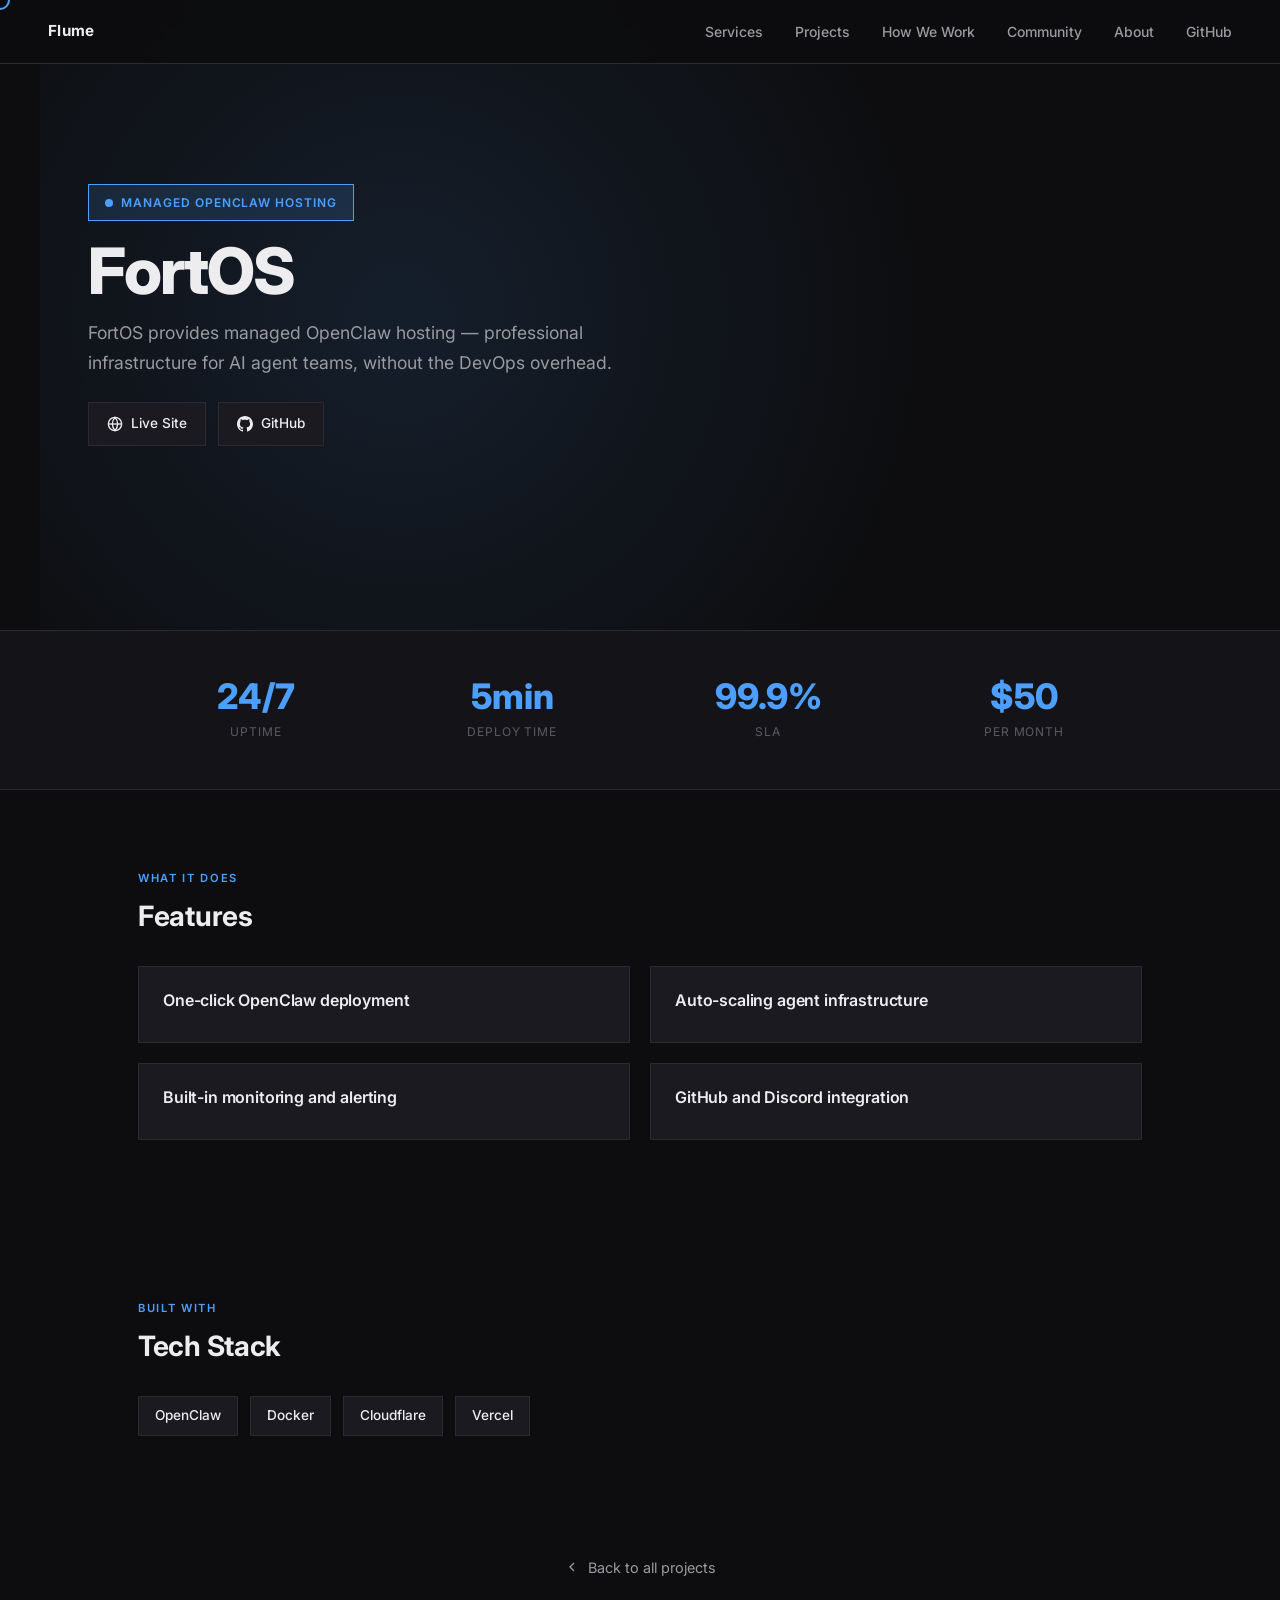
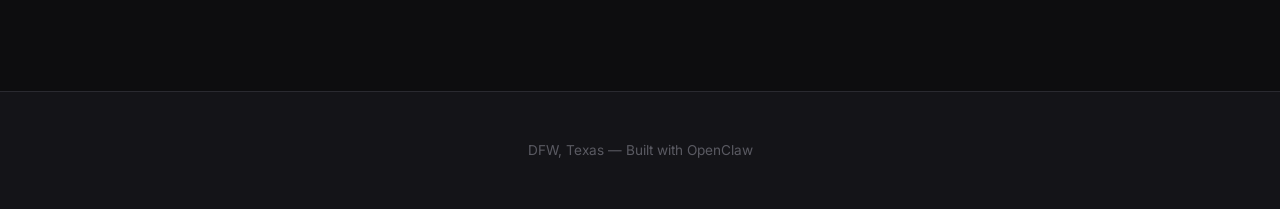
<file: PROJECTS/fort-os.html>
<!DOCTYPE html>
<html lang="en">
<head>
  <meta charset="UTF-8">
  <meta name="viewport" content="width=device-width, initial-scale=1.0">
  <title>FortOS — Managed OpenClaw Hosting</title>
  <link rel="preconnect" href="https://fonts.googleapis.com">
  <link rel="preconnect" href="https://fonts.gstatic.com" crossorigin>
  <link href="https://fonts.googleapis.com/css2?family=Inter:wght@400;500;600;700;800&display=swap" rel="stylesheet">
  <link rel="stylesheet" href="../assets/css/global.css">
  <style>
    :root {
      --accent: #4d9fff;
    }
    
    /* Hero */
    .hero {
      min-height: 70vh;
      display: flex;
      align-items: center;
      padding: 80px 48px;
      max-width: 1200px;
      margin: 0 auto;
      position: relative;
      overflow: hidden;
    }
    .hero-bg {
      position: absolute;
      inset: 0;
      background: radial-gradient(circle at 30% 50%, color-mix(in srgb, #4d9fff 12%, transparent) 0%, transparent 60%);
      animation: pulse-bg 6s ease-in-out infinite;
    }
    @keyframes pulse-bg { 0%, 100% { opacity: 1; } 50% { opacity: 0.6; } }
    .hero-badge {
      display: inline-flex;
      align-items: center;
      gap: 8px;
      background: color-mix(in srgb, #4d9fff 15%, transparent);
      border: 1px solid #4d9fff;
      padding: 8px 16px;
      font-size: 0.75rem;
      font-weight: 600;
      color: #4d9fff;
      text-transform: uppercase;
      letter-spacing: 0.08em;
      margin-bottom: 20px;
      animation: fadeInUp 0.6s ease;
    }
    @keyframes fadeInUp { from { opacity: 0; transform: translateY(20px); } to { opacity: 1; transform: translateY(0); } }
    .hero-title {
      font-size: clamp(2.5rem, 6vw, 4rem);
      font-weight: 800;
      line-height: 0.95;
      margin-bottom: 16px;
      letter-spacing: -0.03em;
      animation: fadeInUp 0.6s ease 0.1s backwards;
    }
    .hero-title span { color: #4d9fff; }
    .hero-sub {
      font-size: 1.1rem;
      color: #9a9aa0;
      max-width: 540px;
      line-height: 1.7;
      margin-bottom: 24px;
      animation: fadeInUp 0.6s ease 0.2s backwards;
    }
    .hero-links {
      display: flex;
      gap: 12px;
      animation: fadeInUp 0.6s ease 0.3s backwards;
    }
    .hero-link {
      display: flex;
      align-items: center;
      gap: 8px;
      padding: 10px 18px;
      background: #1a1a20;
      border: 1px solid #2a2a30;
      font-size: 0.85rem;
      font-weight: 500;
      transition: all 0.2s ease;
    }
    .hero-link:hover {
      border-color: #4d9fff;
      color: #4d9fff;
      transform: translateY(-2px);
    }
    .hero-link svg { width: 16px; height: 16px; }
    
    /* Stats */
    .stats {
      background: #141418;
      border-top: 1px solid #2a2a30;
      border-bottom: 1px solid #2a2a30;
      padding: 48px;
    }
    .stats-grid {
      display: grid;
      grid-template-columns: repeat(4, 1fr);
      gap: 24px;
      max-width: 1000px;
      margin: 0 auto;
    }
    .stat-item { text-align: center; }
    .stat-num {
      font-size: 2.2rem;
      font-weight: 800;
      color: #4d9fff;
      line-height: 1;
      margin-bottom: 8px;
    }
    .stat-label {
      font-size: 0.75rem;
      text-transform: uppercase;
      letter-spacing: 0.08em;
      color: #5a5a62;
    }
    
    /* Content */
    .section {
      padding: 80px 48px;
      max-width: 1100px;
      margin: 0 auto;
    }
    .section-label {
      font-size: 0.7rem;
      text-transform: uppercase;
      letter-spacing: 0.15em;
      color: #4d9fff;
      margin-bottom: 12px;
      font-weight: 600;
    }
    .section-title {
      font-size: 1.75rem;
      font-weight: 700;
      margin-bottom: 32px;
    }
    
    /* Features */
    .features-grid {
      display: grid;
      grid-template-columns: repeat(2, 1fr);
      gap: 20px;
    }
    .feature-card {
      background: #1a1a20;
      border: 1px solid #2a2a30;
      padding: 24px;
      transition: all 0.3s ease;
    }
    .feature-card:hover {
      border-color: #4d9fff;
      transform: translateY(-4px);
      box-shadow: 0 8px 30px color-mix(in srgb, #4d9fff 15%, transparent);
    }
    .feature-card h3 {
      font-size: 1rem;
      margin-bottom: 8px;
    }
    .feature-card p {
      font-size: 0.875rem;
      color: #9a9aa0;
    }
    
    /* Tech stack */
    .tech-list {
      display: flex;
      flex-wrap: wrap;
      gap: 12px;
    }
    .tech-tag {
      padding: 8px 16px;
      background: #1a1a20;
      border: 1px solid #2a2a30;
      font-size: 0.85rem;
      font-weight: 500;
      transition: all 0.2s ease;
    }
    .tech-tag:hover {
      border-color: #4d9fff;
      color: #4d9fff;
    }
    
    /* Back link */
    .back-link {
      display: inline-flex;
      align-items: center;
      gap: 8px;
      color: #9a9aa0;
      text-decoration: none;
      font-size: 0.9rem;
      margin-bottom: 32px;
      transition: color 0.2s;
    }
    .back-link:hover { color: #4d9fff; }
    
    footer {
      background: #141418;
      border-top: 1px solid #2a2a30;
      padding: 48px;
      text-align: center;
    }
    footer p { color: #5a5a62; font-size: 0.85rem; }
    
    @media (max-width: 768px) {
      .hero { padding: 60px 24px; }
      .stats { padding: 32px 24px; }
      .stats-grid { grid-template-columns: repeat(2, 1fr); gap: 16px; }
      .section { padding: 48px 24px; }
      .features-grid { grid-template-columns: 1fr; }
    }
  </style>
</head>
<body>

<div class="cursor-follower" id="cursor"></div>
<div class="scroll-progress" id="scrollProgress"></div>

<nav>
  <a href="../index.html" class="nav-logo">Flume</a>
  <div class="nav-toggle" id="navToggle">
    <span></span>
    <span></span>
    <span></span>
  </div>
  <ul class="nav-links">
    <li><a href="../index.html#services">Services</a></li>
    <li><a href="../index.html#projects">Projects</a></li>
    <li><a href="../SOP/index.html">How We Work</a></li>
    <li><a href="../COMMUNITY/index.html">Community</a></li>
    <li><a href="../about.html">About</a></li>
    <li><a href="https://github.com/tylerdotai" target="_blank">GitHub</a></li>
  </ul>
</nav>

<section class="hero">
  <div class="hero-bg"></div>
  <div style="position: relative; z-index: 2;">
    <div class="hero-badge">
      <svg width="8" height="8" viewBox="0 0 8 8"><circle cx="4" cy="4" r="4" fill="currentColor"/></svg>
      Managed OpenClaw Hosting
    </div>
    <h1 class="hero-title">FortOS</h1>
    <p class="hero-sub">FortOS provides managed OpenClaw hosting — professional infrastructure for AI agent teams, without the DevOps overhead.</p>
    <div class="hero-links">
      <a href="https://fort-os.com" class="hero-link" target="_blank">
        <svg viewBox="0 0 24 24" fill="none" stroke="currentColor" stroke-width="2"><circle cx="12" cy="12" r="10"/><line x1="2" y1="12" x2="22" y2="12"/><path d="M12 2a15.3 15.3 0 0 1 4 10 15.3 15.3 0 0 1-4 10 15.3 15.3 0 0 1-4-10 15.3 15.3 0 0 1 4-10z"/></svg>
        Live Site
      </a>
      <a href="https://github.com/jedi-ops/fortOS" class="hero-link" target="_blank">
        <svg viewBox="0 0 24 24" fill="currentColor"><path d="M12 0c-6.626 0-12 5.373-12 12 0 5.302 3.438 9.8 8.207 11.387.599.111.793-.261.793-.577v-2.234c-3.338.726-4.033-1.416-4.033-1.416-.546-1.387-1.333-1.756-1.333-1.756-1.089-.745.083-.729.083-.729 1.205.084 1.839 1.237 1.839 1.237 1.07 1.834 2.807 1.304 3.492.997.107-.775.418-1.305.762-1.604-2.665-.305-5.467-1.334-5.467-5.931 0-1.311.469-2.381 1.236-3.221-.124-.303-.535-1.524.117-3.176 0 0 1.008-.322 3.301 1.23.957-.266 1.983-.399 3.003-.404 1.02.005 2.047.138 3.006.404 2.291-1.552 3.297-1.23 3.297-1.23.653 1.653.242 2.874.118 3.176.77.84 1.235 1.911 1.235 3.221 0 4.609-2.807 5.624-5.479 5.921.43.372.823 1.102.823 2.222v3.293c0 .319.192.694.801.576 4.765-1.589 8.199-6.086 8.199-11.386 0-6.627-5.373-12-12-12z"/></svg>
        GitHub
      </a>
    </div>
  </div>
</section>

<section class="stats">
  <div class="stats-grid">
    <div class="stat-item">
      <div class="stat-num">24/7</div>
      <div class="stat-label">Uptime</div>
    </div>
    <div class="stat-item">
      <div class="stat-num">5min</div>
      <div class="stat-label">Deploy Time</div>
    </div>
    <div class="stat-item">
      <div class="stat-num">99.9%</div>
      <div class="stat-label">SLA</div>
    </div>
    <div class="stat-item">
      <div class="stat-num">$50</div>
      <div class="stat-label">Per Month</div>
    </div>
  </div>
</section>

<section class="section">
  <div class="section-label">What It Does</div>
  <h2 class="section-title">Features</h2>
  <div class="features-grid">
    <div class="feature-card reveal">
      <h3>One-click OpenClaw deployment</h3>
      <p></p>
    </div>
    <div class="feature-card reveal">
      <h3>Auto-scaling agent infrastructure</h3>
      <p></p>
    </div>
    <div class="feature-card reveal">
      <h3>Built-in monitoring and alerting</h3>
      <p></p>
    </div>
    <div class="feature-card reveal">
      <h3>GitHub and Discord integration</h3>
      <p></p>
    </div>
  </div>
</section>

<section class="section">
  <div class="section-label">Built With</div>
  <h2 class="section-title">Tech Stack</h2>
  <div class="tech-list">
    <span class="tech-tag">OpenClaw</span>
    <span class="tech-tag">Docker</span>
    <span class="tech-tag">Cloudflare</span>
    <span class="tech-tag">Vercel</span>
  </div>
</section>

<section class="section" style="text-align: center; padding-top: 40px;">
  <a href="../index.html#projects" class="back-link">
    <svg width="16" height="16" viewBox="0 0 24 24" fill="none" stroke="currentColor" stroke-width="2"><polyline points="15 18 9 12 15 6"/></svg>
    Back to all projects
  </a>
</section>

<footer>
  <p>DFW, Texas — Built with OpenClaw</p>
</footer>

<script src="../assets/js/main.js"></script>
</body>
</html>
</file>
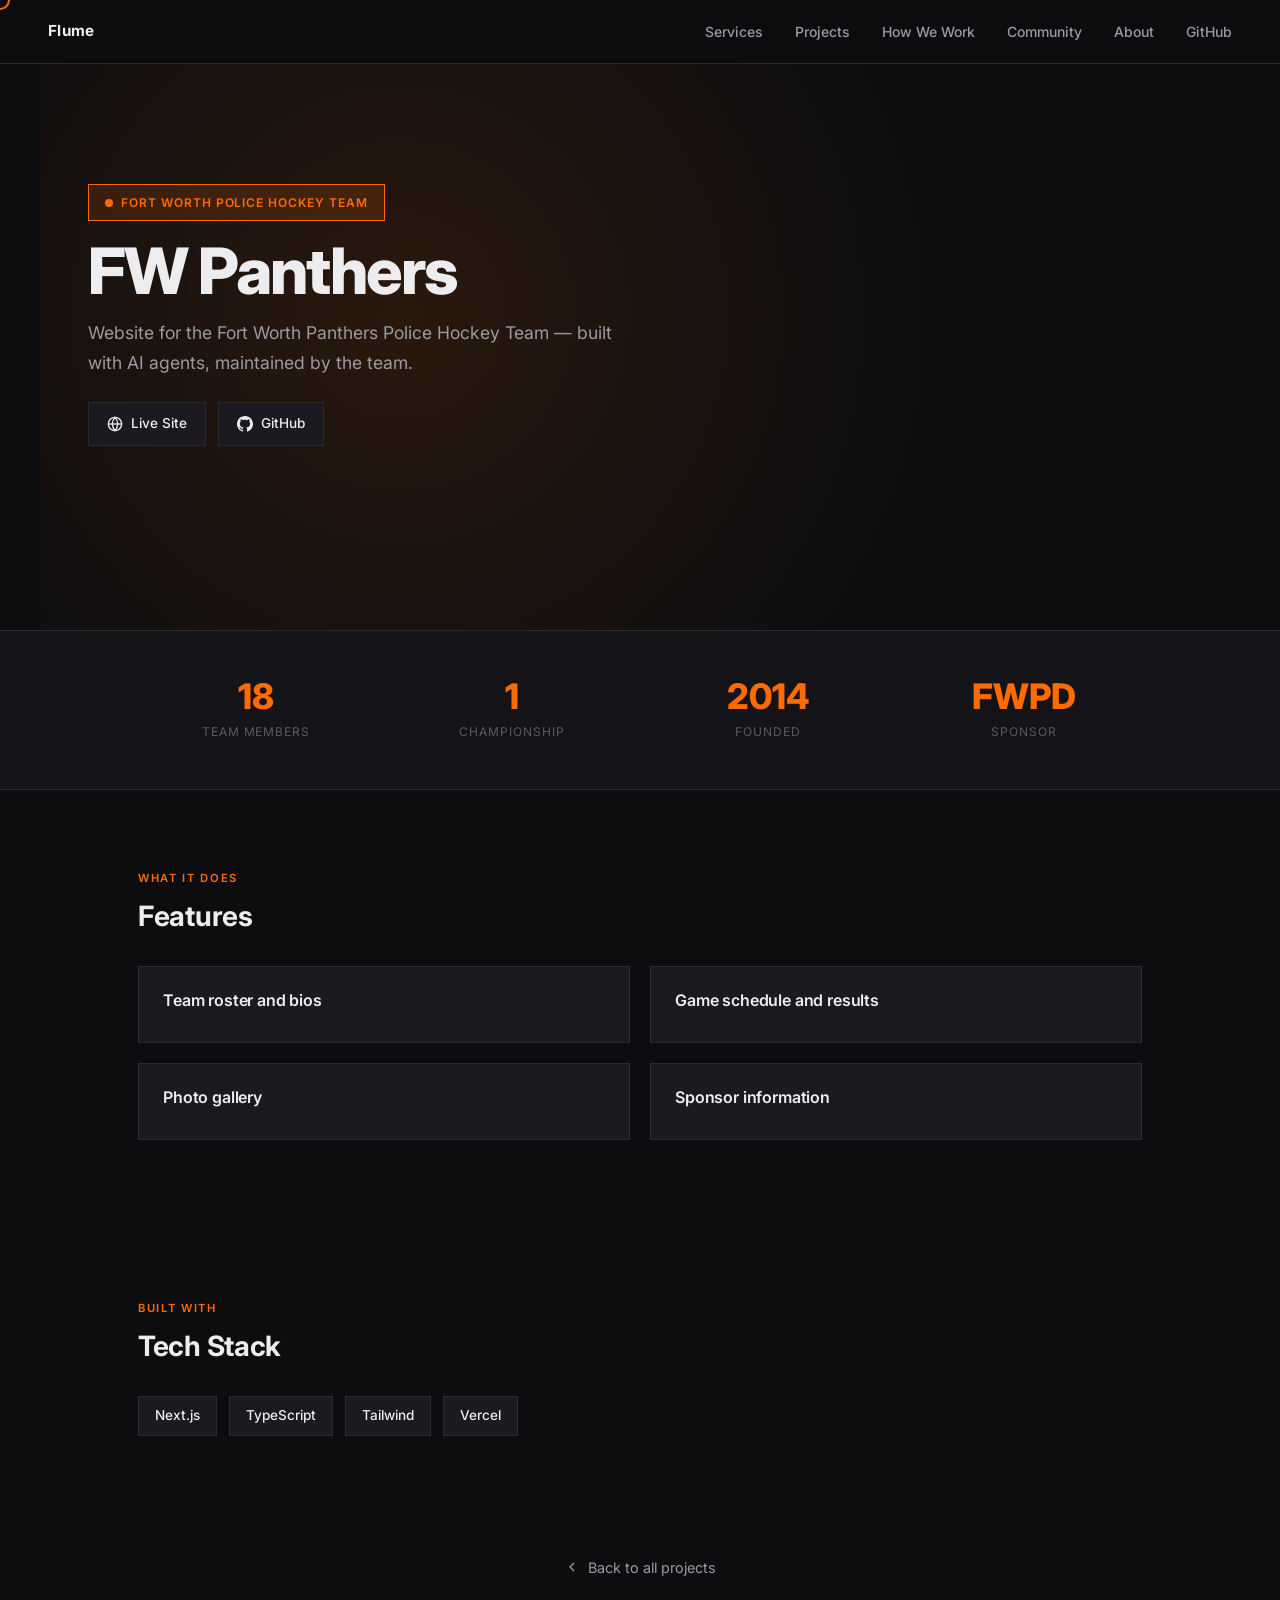
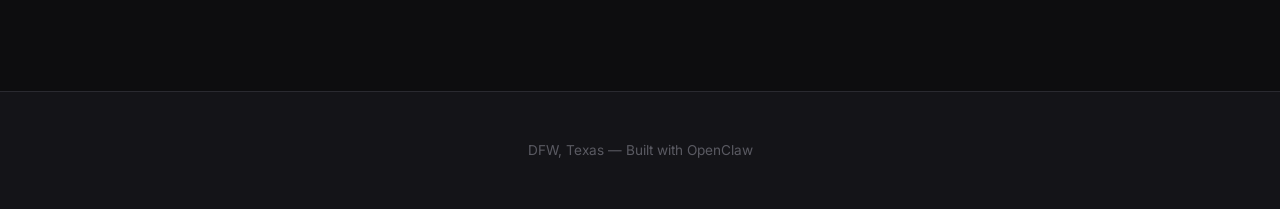
<file: PROJECTS/fwpanthers.html>
<!DOCTYPE html>
<html lang="en">
<head>
  <meta charset="UTF-8">
  <meta name="viewport" content="width=device-width, initial-scale=1.0">
  <title>FW Panthers — Fort Worth Police Hockey Team</title>
  <link rel="preconnect" href="https://fonts.googleapis.com">
  <link rel="preconnect" href="https://fonts.gstatic.com" crossorigin>
  <link href="https://fonts.googleapis.com/css2?family=Inter:wght@400;500;600;700;800&display=swap" rel="stylesheet">
  <link rel="stylesheet" href="../assets/css/global.css">
  <style>
    :root {
      --accent: #ff6b00;
    }
    
    /* Hero */
    .hero {
      min-height: 70vh;
      display: flex;
      align-items: center;
      padding: 80px 48px;
      max-width: 1200px;
      margin: 0 auto;
      position: relative;
      overflow: hidden;
    }
    .hero-bg {
      position: absolute;
      inset: 0;
      background: radial-gradient(circle at 30% 50%, color-mix(in srgb, #ff6b00 12%, transparent) 0%, transparent 60%);
      animation: pulse-bg 6s ease-in-out infinite;
    }
    @keyframes pulse-bg { 0%, 100% { opacity: 1; } 50% { opacity: 0.6; } }
    .hero-badge {
      display: inline-flex;
      align-items: center;
      gap: 8px;
      background: color-mix(in srgb, #ff6b00 15%, transparent);
      border: 1px solid #ff6b00;
      padding: 8px 16px;
      font-size: 0.75rem;
      font-weight: 600;
      color: #ff6b00;
      text-transform: uppercase;
      letter-spacing: 0.08em;
      margin-bottom: 20px;
      animation: fadeInUp 0.6s ease;
    }
    @keyframes fadeInUp { from { opacity: 0; transform: translateY(20px); } to { opacity: 1; transform: translateY(0); } }
    .hero-title {
      font-size: clamp(2.5rem, 6vw, 4rem);
      font-weight: 800;
      line-height: 0.95;
      margin-bottom: 16px;
      letter-spacing: -0.03em;
      animation: fadeInUp 0.6s ease 0.1s backwards;
    }
    .hero-title span { color: #ff6b00; }
    .hero-sub {
      font-size: 1.1rem;
      color: #9a9aa0;
      max-width: 540px;
      line-height: 1.7;
      margin-bottom: 24px;
      animation: fadeInUp 0.6s ease 0.2s backwards;
    }
    .hero-links {
      display: flex;
      gap: 12px;
      animation: fadeInUp 0.6s ease 0.3s backwards;
    }
    .hero-link {
      display: flex;
      align-items: center;
      gap: 8px;
      padding: 10px 18px;
      background: #1a1a20;
      border: 1px solid #2a2a30;
      font-size: 0.85rem;
      font-weight: 500;
      transition: all 0.2s ease;
    }
    .hero-link:hover {
      border-color: #ff6b00;
      color: #ff6b00;
      transform: translateY(-2px);
    }
    .hero-link svg { width: 16px; height: 16px; }
    
    /* Stats */
    .stats {
      background: #141418;
      border-top: 1px solid #2a2a30;
      border-bottom: 1px solid #2a2a30;
      padding: 48px;
    }
    .stats-grid {
      display: grid;
      grid-template-columns: repeat(4, 1fr);
      gap: 24px;
      max-width: 1000px;
      margin: 0 auto;
    }
    .stat-item { text-align: center; }
    .stat-num {
      font-size: 2.2rem;
      font-weight: 800;
      color: #ff6b00;
      line-height: 1;
      margin-bottom: 8px;
    }
    .stat-label {
      font-size: 0.75rem;
      text-transform: uppercase;
      letter-spacing: 0.08em;
      color: #5a5a62;
    }
    
    /* Content */
    .section {
      padding: 80px 48px;
      max-width: 1100px;
      margin: 0 auto;
    }
    .section-label {
      font-size: 0.7rem;
      text-transform: uppercase;
      letter-spacing: 0.15em;
      color: #ff6b00;
      margin-bottom: 12px;
      font-weight: 600;
    }
    .section-title {
      font-size: 1.75rem;
      font-weight: 700;
      margin-bottom: 32px;
    }
    
    /* Features */
    .features-grid {
      display: grid;
      grid-template-columns: repeat(2, 1fr);
      gap: 20px;
    }
    .feature-card {
      background: #1a1a20;
      border: 1px solid #2a2a30;
      padding: 24px;
      transition: all 0.3s ease;
    }
    .feature-card:hover {
      border-color: #ff6b00;
      transform: translateY(-4px);
      box-shadow: 0 8px 30px color-mix(in srgb, #ff6b00 15%, transparent);
    }
    .feature-card h3 {
      font-size: 1rem;
      margin-bottom: 8px;
    }
    .feature-card p {
      font-size: 0.875rem;
      color: #9a9aa0;
    }
    
    /* Tech stack */
    .tech-list {
      display: flex;
      flex-wrap: wrap;
      gap: 12px;
    }
    .tech-tag {
      padding: 8px 16px;
      background: #1a1a20;
      border: 1px solid #2a2a30;
      font-size: 0.85rem;
      font-weight: 500;
      transition: all 0.2s ease;
    }
    .tech-tag:hover {
      border-color: #ff6b00;
      color: #ff6b00;
    }
    
    /* Back link */
    .back-link {
      display: inline-flex;
      align-items: center;
      gap: 8px;
      color: #9a9aa0;
      text-decoration: none;
      font-size: 0.9rem;
      margin-bottom: 32px;
      transition: color 0.2s;
    }
    .back-link:hover { color: #ff6b00; }
    
    footer {
      background: #141418;
      border-top: 1px solid #2a2a30;
      padding: 48px;
      text-align: center;
    }
    footer p { color: #5a5a62; font-size: 0.85rem; }
    
    @media (max-width: 768px) {
      .hero { padding: 60px 24px; }
      .stats { padding: 32px 24px; }
      .stats-grid { grid-template-columns: repeat(2, 1fr); gap: 16px; }
      .section { padding: 48px 24px; }
      .features-grid { grid-template-columns: 1fr; }
    }
  </style>
</head>
<body>

<div class="cursor-follower" id="cursor"></div>
<div class="scroll-progress" id="scrollProgress"></div>

<nav>
  <a href="../index.html" class="nav-logo">Flume</a>
  <div class="nav-toggle" id="navToggle">
    <span></span>
    <span></span>
    <span></span>
  </div>
  <ul class="nav-links">
    <li><a href="../index.html#services">Services</a></li>
    <li><a href="../index.html#projects">Projects</a></li>
    <li><a href="../SOP/index.html">How We Work</a></li>
    <li><a href="../COMMUNITY/index.html">Community</a></li>
    <li><a href="../about.html">About</a></li>
    <li><a href="https://github.com/tylerdotai" target="_blank">GitHub</a></li>
  </ul>
</nav>

<section class="hero">
  <div class="hero-bg"></div>
  <div style="position: relative; z-index: 2;">
    <div class="hero-badge">
      <svg width="8" height="8" viewBox="0 0 8 8"><circle cx="4" cy="4" r="4" fill="currentColor"/></svg>
      Fort Worth Police Hockey Team
    </div>
    <h1 class="hero-title">FW Panthers</h1>
    <p class="hero-sub">Website for the Fort Worth Panthers Police Hockey Team — built with AI agents, maintained by the team.</p>
    <div class="hero-links">
      <a href="https://fwpanthers.vercel.app" class="hero-link" target="_blank">
        <svg viewBox="0 0 24 24" fill="none" stroke="currentColor" stroke-width="2"><circle cx="12" cy="12" r="10"/><line x1="2" y1="12" x2="22" y2="12"/><path d="M12 2a15.3 15.3 0 0 1 4 10 15.3 15.3 0 0 1-4 10 15.3 15.3 0 0 1-4-10 15.3 15.3 0 0 1 4-10z"/></svg>
        Live Site
      </a>
      <a href="https://github.com/tylerdotai/fwpanthers-website" class="hero-link" target="_blank">
        <svg viewBox="0 0 24 24" fill="currentColor"><path d="M12 0c-6.626 0-12 5.373-12 12 0 5.302 3.438 9.8 8.207 11.387.599.111.793-.261.793-.577v-2.234c-3.338.726-4.033-1.416-4.033-1.416-.546-1.387-1.333-1.756-1.333-1.756-1.089-.745.083-.729.083-.729 1.205.084 1.839 1.237 1.839 1.237 1.07 1.834 2.807 1.304 3.492.997.107-.775.418-1.305.762-1.604-2.665-.305-5.467-1.334-5.467-5.931 0-1.311.469-2.381 1.236-3.221-.124-.303-.535-1.524.117-3.176 0 0 1.008-.322 3.301 1.23.957-.266 1.983-.399 3.003-.404 1.02.005 2.047.138 3.006.404 2.291-1.552 3.297-1.23 3.297-1.23.653 1.653.242 2.874.118 3.176.77.84 1.235 1.911 1.235 3.221 0 4.609-2.807 5.624-5.479 5.921.43.372.823 1.102.823 2.222v3.293c0 .319.192.694.801.576 4.765-1.589 8.199-6.086 8.199-11.386 0-6.627-5.373-12-12-12z"/></svg>
        GitHub
      </a>
    </div>
  </div>
</section>

<section class="stats">
  <div class="stats-grid">
    <div class="stat-item">
      <div class="stat-num">18</div>
      <div class="stat-label">Team Members</div>
    </div>
    <div class="stat-item">
      <div class="stat-num">1</div>
      <div class="stat-label">Championship</div>
    </div>
    <div class="stat-item">
      <div class="stat-num">2014</div>
      <div class="stat-label">Founded</div>
    </div>
    <div class="stat-item">
      <div class="stat-num">FWPD</div>
      <div class="stat-label">Sponsor</div>
    </div>
  </div>
</section>

<section class="section">
  <div class="section-label">What It Does</div>
  <h2 class="section-title">Features</h2>
  <div class="features-grid">
    <div class="feature-card reveal">
      <h3>Team roster and bios</h3>
      <p></p>
    </div>
    <div class="feature-card reveal">
      <h3>Game schedule and results</h3>
      <p></p>
    </div>
    <div class="feature-card reveal">
      <h3>Photo gallery</h3>
      <p></p>
    </div>
    <div class="feature-card reveal">
      <h3>Sponsor information</h3>
      <p></p>
    </div>
  </div>
</section>

<section class="section">
  <div class="section-label">Built With</div>
  <h2 class="section-title">Tech Stack</h2>
  <div class="tech-list">
    <span class="tech-tag">Next.js</span>
    <span class="tech-tag">TypeScript</span>
    <span class="tech-tag">Tailwind</span>
    <span class="tech-tag">Vercel</span>
  </div>
</section>

<section class="section" style="text-align: center; padding-top: 40px;">
  <a href="../index.html#projects" class="back-link">
    <svg width="16" height="16" viewBox="0 0 24 24" fill="none" stroke="currentColor" stroke-width="2"><polyline points="15 18 9 12 15 6"/></svg>
    Back to all projects
  </a>
</section>

<footer>
  <p>DFW, Texas — Built with OpenClaw</p>
</footer>

<script src="../assets/js/main.js"></script>
</body>
</html>
</file>
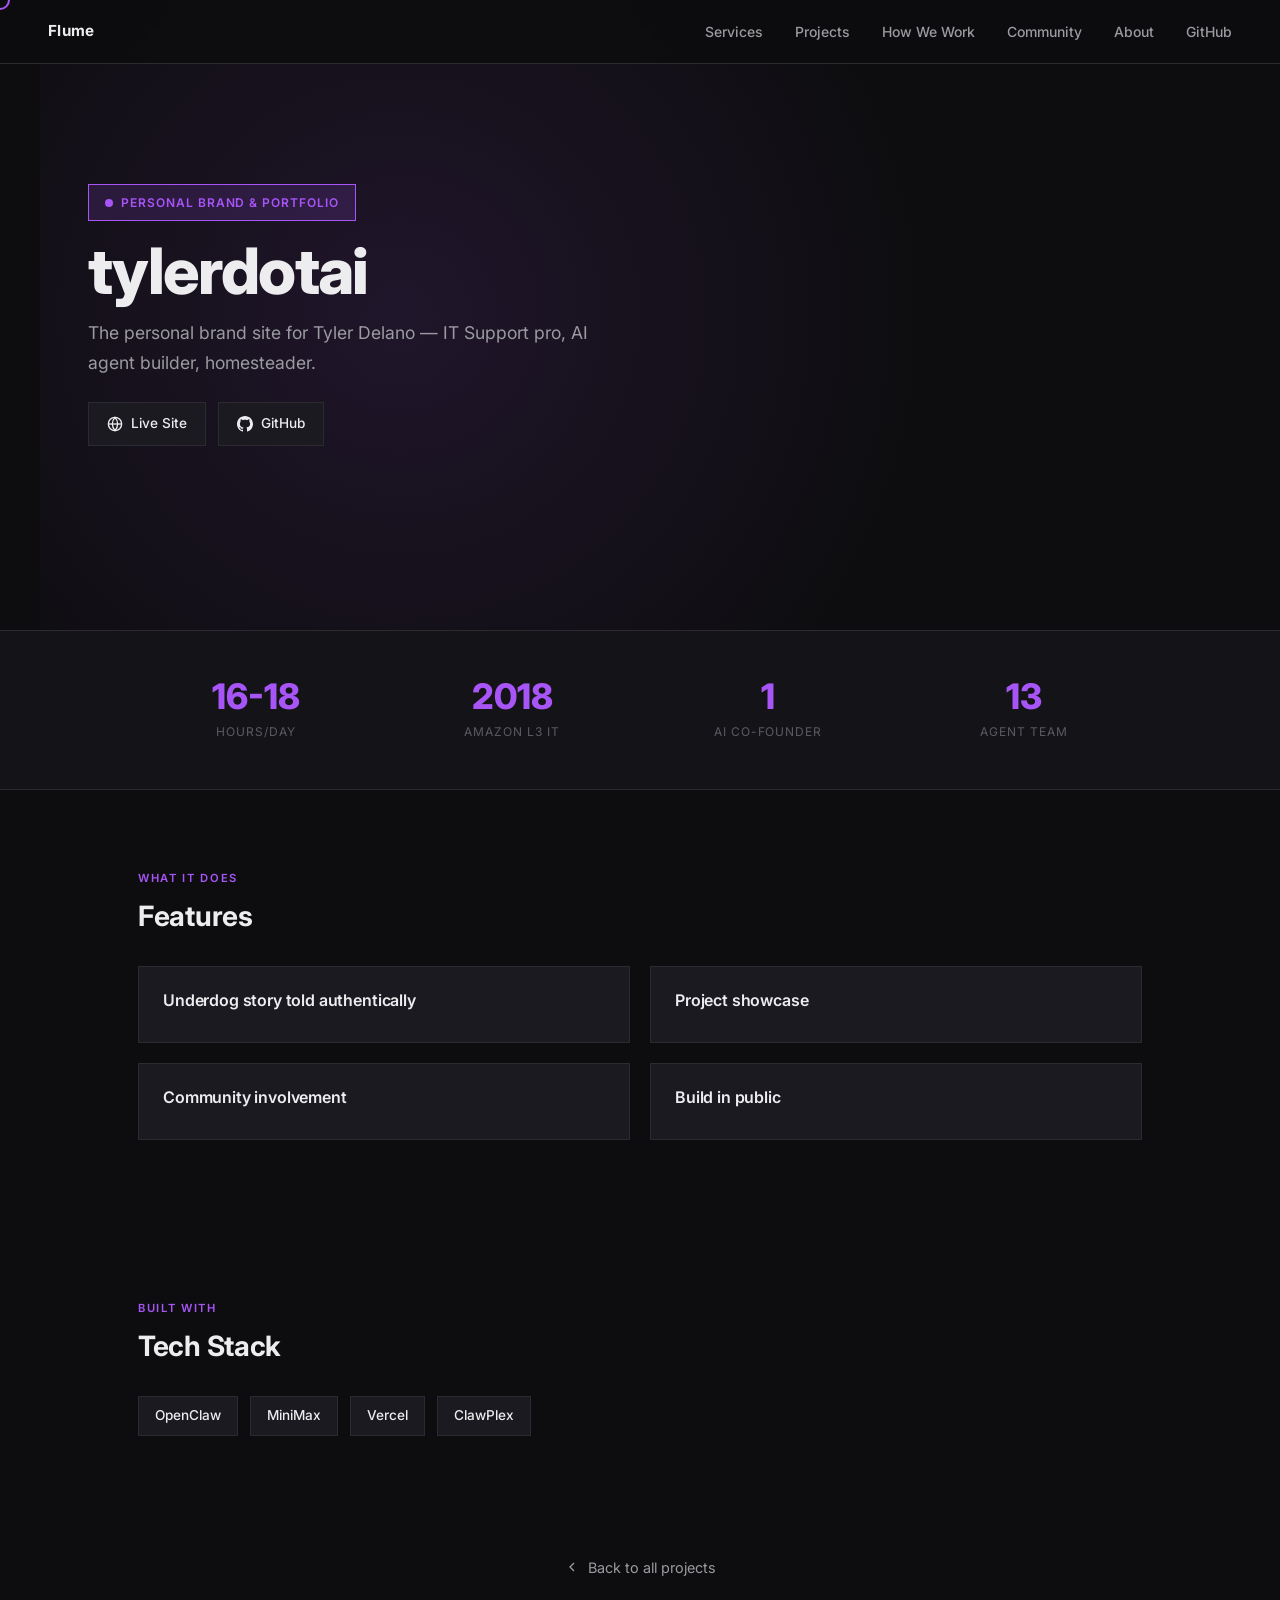
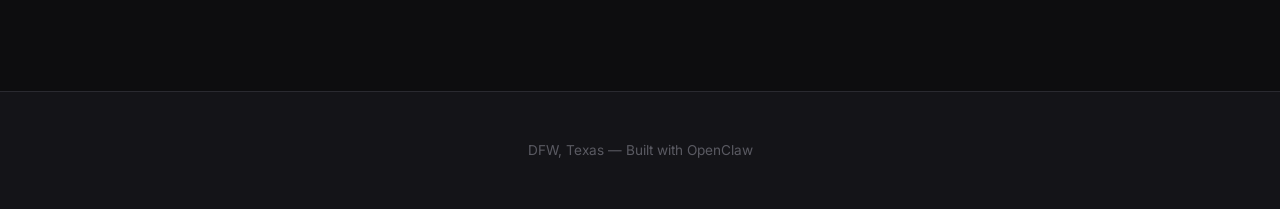
<file: PROJECTS/tylerdotai.html>
<!DOCTYPE html>
<html lang="en">
<head>
  <meta charset="UTF-8">
  <meta name="viewport" content="width=device-width, initial-scale=1.0">
  <title>tylerdotai — Personal Brand & Portfolio</title>
  <link rel="preconnect" href="https://fonts.googleapis.com">
  <link rel="preconnect" href="https://fonts.gstatic.com" crossorigin>
  <link href="https://fonts.googleapis.com/css2?family=Inter:wght@400;500;600;700;800&display=swap" rel="stylesheet">
  <link rel="stylesheet" href="../assets/css/global.css">
  <style>
    :root {
      --accent: #a855f7;
    }
    
    /* Hero */
    .hero {
      min-height: 70vh;
      display: flex;
      align-items: center;
      padding: 80px 48px;
      max-width: 1200px;
      margin: 0 auto;
      position: relative;
      overflow: hidden;
    }
    .hero-bg {
      position: absolute;
      inset: 0;
      background: radial-gradient(circle at 30% 50%, color-mix(in srgb, #a855f7 12%, transparent) 0%, transparent 60%);
      animation: pulse-bg 6s ease-in-out infinite;
    }
    @keyframes pulse-bg { 0%, 100% { opacity: 1; } 50% { opacity: 0.6; } }
    .hero-badge {
      display: inline-flex;
      align-items: center;
      gap: 8px;
      background: color-mix(in srgb, #a855f7 15%, transparent);
      border: 1px solid #a855f7;
      padding: 8px 16px;
      font-size: 0.75rem;
      font-weight: 600;
      color: #a855f7;
      text-transform: uppercase;
      letter-spacing: 0.08em;
      margin-bottom: 20px;
      animation: fadeInUp 0.6s ease;
    }
    @keyframes fadeInUp { from { opacity: 0; transform: translateY(20px); } to { opacity: 1; transform: translateY(0); } }
    .hero-title {
      font-size: clamp(2.5rem, 6vw, 4rem);
      font-weight: 800;
      line-height: 0.95;
      margin-bottom: 16px;
      letter-spacing: -0.03em;
      animation: fadeInUp 0.6s ease 0.1s backwards;
    }
    .hero-title span { color: #a855f7; }
    .hero-sub {
      font-size: 1.1rem;
      color: #9a9aa0;
      max-width: 540px;
      line-height: 1.7;
      margin-bottom: 24px;
      animation: fadeInUp 0.6s ease 0.2s backwards;
    }
    .hero-links {
      display: flex;
      gap: 12px;
      animation: fadeInUp 0.6s ease 0.3s backwards;
    }
    .hero-link {
      display: flex;
      align-items: center;
      gap: 8px;
      padding: 10px 18px;
      background: #1a1a20;
      border: 1px solid #2a2a30;
      font-size: 0.85rem;
      font-weight: 500;
      transition: all 0.2s ease;
    }
    .hero-link:hover {
      border-color: #a855f7;
      color: #a855f7;
      transform: translateY(-2px);
    }
    .hero-link svg { width: 16px; height: 16px; }
    
    /* Stats */
    .stats {
      background: #141418;
      border-top: 1px solid #2a2a30;
      border-bottom: 1px solid #2a2a30;
      padding: 48px;
    }
    .stats-grid {
      display: grid;
      grid-template-columns: repeat(4, 1fr);
      gap: 24px;
      max-width: 1000px;
      margin: 0 auto;
    }
    .stat-item { text-align: center; }
    .stat-num {
      font-size: 2.2rem;
      font-weight: 800;
      color: #a855f7;
      line-height: 1;
      margin-bottom: 8px;
    }
    .stat-label {
      font-size: 0.75rem;
      text-transform: uppercase;
      letter-spacing: 0.08em;
      color: #5a5a62;
    }
    
    /* Content */
    .section {
      padding: 80px 48px;
      max-width: 1100px;
      margin: 0 auto;
    }
    .section-label {
      font-size: 0.7rem;
      text-transform: uppercase;
      letter-spacing: 0.15em;
      color: #a855f7;
      margin-bottom: 12px;
      font-weight: 600;
    }
    .section-title {
      font-size: 1.75rem;
      font-weight: 700;
      margin-bottom: 32px;
    }
    
    /* Features */
    .features-grid {
      display: grid;
      grid-template-columns: repeat(2, 1fr);
      gap: 20px;
    }
    .feature-card {
      background: #1a1a20;
      border: 1px solid #2a2a30;
      padding: 24px;
      transition: all 0.3s ease;
    }
    .feature-card:hover {
      border-color: #a855f7;
      transform: translateY(-4px);
      box-shadow: 0 8px 30px color-mix(in srgb, #a855f7 15%, transparent);
    }
    .feature-card h3 {
      font-size: 1rem;
      margin-bottom: 8px;
    }
    .feature-card p {
      font-size: 0.875rem;
      color: #9a9aa0;
    }
    
    /* Tech stack */
    .tech-list {
      display: flex;
      flex-wrap: wrap;
      gap: 12px;
    }
    .tech-tag {
      padding: 8px 16px;
      background: #1a1a20;
      border: 1px solid #2a2a30;
      font-size: 0.85rem;
      font-weight: 500;
      transition: all 0.2s ease;
    }
    .tech-tag:hover {
      border-color: #a855f7;
      color: #a855f7;
    }
    
    /* Back link */
    .back-link {
      display: inline-flex;
      align-items: center;
      gap: 8px;
      color: #9a9aa0;
      text-decoration: none;
      font-size: 0.9rem;
      margin-bottom: 32px;
      transition: color 0.2s;
    }
    .back-link:hover { color: #a855f7; }
    
    footer {
      background: #141418;
      border-top: 1px solid #2a2a30;
      padding: 48px;
      text-align: center;
    }
    footer p { color: #5a5a62; font-size: 0.85rem; }
    
    @media (max-width: 768px) {
      .hero { padding: 60px 24px; }
      .stats { padding: 32px 24px; }
      .stats-grid { grid-template-columns: repeat(2, 1fr); gap: 16px; }
      .section { padding: 48px 24px; }
      .features-grid { grid-template-columns: 1fr; }
    }
  </style>
</head>
<body>

<div class="cursor-follower" id="cursor"></div>
<div class="scroll-progress" id="scrollProgress"></div>

<nav>
  <a href="../index.html" class="nav-logo">Flume</a>
  <div class="nav-toggle" id="navToggle">
    <span></span>
    <span></span>
    <span></span>
  </div>
  <ul class="nav-links">
    <li><a href="../index.html#services">Services</a></li>
    <li><a href="../index.html#projects">Projects</a></li>
    <li><a href="../SOP/index.html">How We Work</a></li>
    <li><a href="../COMMUNITY/index.html">Community</a></li>
    <li><a href="../about.html">About</a></li>
    <li><a href="https://github.com/tylerdotai" target="_blank">GitHub</a></li>
  </ul>
</nav>

<section class="hero">
  <div class="hero-bg"></div>
  <div style="position: relative; z-index: 2;">
    <div class="hero-badge">
      <svg width="8" height="8" viewBox="0 0 8 8"><circle cx="4" cy="4" r="4" fill="currentColor"/></svg>
      Personal Brand & Portfolio
    </div>
    <h1 class="hero-title">tylerdotai</h1>
    <p class="hero-sub">The personal brand site for Tyler Delano — IT Support pro, AI agent builder, homesteader.</p>
    <div class="hero-links">
      <a href="https://tylerdotai.com" class="hero-link" target="_blank">
        <svg viewBox="0 0 24 24" fill="none" stroke="currentColor" stroke-width="2"><circle cx="12" cy="12" r="10"/><line x1="2" y1="12" x2="22" y2="12"/><path d="M12 2a15.3 15.3 0 0 1 4 10 15.3 15.3 0 0 1-4 10 15.3 15.3 0 0 1-4-10 15.3 15.3 0 0 1 4-10z"/></svg>
        Live Site
      </a>
      <a href="https://github.com/tylerdotai/tyler-site" class="hero-link" target="_blank">
        <svg viewBox="0 0 24 24" fill="currentColor"><path d="M12 0c-6.626 0-12 5.373-12 12 0 5.302 3.438 9.8 8.207 11.387.599.111.793-.261.793-.577v-2.234c-3.338.726-4.033-1.416-4.033-1.416-.546-1.387-1.333-1.756-1.333-1.756-1.089-.745.083-.729.083-.729 1.205.084 1.839 1.237 1.839 1.237 1.07 1.834 2.807 1.304 3.492.997.107-.775.418-1.305.762-1.604-2.665-.305-5.467-1.334-5.467-5.931 0-1.311.469-2.381 1.236-3.221-.124-.303-.535-1.524.117-3.176 0 0 1.008-.322 3.301 1.23.957-.266 1.983-.399 3.003-.404 1.02.005 2.047.138 3.006.404 2.291-1.552 3.297-1.23 3.297-1.23.653 1.653.242 2.874.118 3.176.77.84 1.235 1.911 1.235 3.221 0 4.609-2.807 5.624-5.479 5.921.43.372.823 1.102.823 2.222v3.293c0 .319.192.694.801.576 4.765-1.589 8.199-6.086 8.199-11.386 0-6.627-5.373-12-12-12z"/></svg>
        GitHub
      </a>
    </div>
  </div>
</section>

<section class="stats">
  <div class="stats-grid">
    <div class="stat-item">
      <div class="stat-num">16-18</div>
      <div class="stat-label">Hours/Day</div>
    </div>
    <div class="stat-item">
      <div class="stat-num">2018</div>
      <div class="stat-label">Amazon L3 IT</div>
    </div>
    <div class="stat-item">
      <div class="stat-num">1</div>
      <div class="stat-label">AI Co-Founder</div>
    </div>
    <div class="stat-item">
      <div class="stat-num">13</div>
      <div class="stat-label">Agent Team</div>
    </div>
  </div>
</section>

<section class="section">
  <div class="section-label">What It Does</div>
  <h2 class="section-title">Features</h2>
  <div class="features-grid">
    <div class="feature-card reveal">
      <h3>Underdog story told authentically</h3>
      <p></p>
    </div>
    <div class="feature-card reveal">
      <h3>Project showcase</h3>
      <p></p>
    </div>
    <div class="feature-card reveal">
      <h3>Community involvement</h3>
      <p></p>
    </div>
    <div class="feature-card reveal">
      <h3>Build in public</h3>
      <p></p>
    </div>
  </div>
</section>

<section class="section">
  <div class="section-label">Built With</div>
  <h2 class="section-title">Tech Stack</h2>
  <div class="tech-list">
    <span class="tech-tag">OpenClaw</span>
    <span class="tech-tag">MiniMax</span>
    <span class="tech-tag">Vercel</span>
    <span class="tech-tag">ClawPlex</span>
  </div>
</section>

<section class="section" style="text-align: center; padding-top: 40px;">
  <a href="../index.html#projects" class="back-link">
    <svg width="16" height="16" viewBox="0 0 24 24" fill="none" stroke="currentColor" stroke-width="2"><polyline points="15 18 9 12 15 6"/></svg>
    Back to all projects
  </a>
</section>

<footer>
  <p>DFW, Texas — Built with OpenClaw</p>
</footer>

<script src="../assets/js/main.js"></script>
</body>
</html>
</file>
<file: assets/css/global.css>
/* ================================================
   GLOBAL CSS — Tyler Delano Showcase v3
   Clean, professional, properly proportioned
   ================================================ */

:root {
  --bg-primary: #0d0d0f;
  --bg-secondary: #111114;
  --bg-card: #18181c;
  --accent: #ff6b00;
  --accent-cool: #4d9fff;
  --accent-green: #1ed66d;
  --accent-purple: #a855f7;
  --text-primary: #ededef;
  --text-secondary: #9a9aa0;
  --text-muted: #5a5a62;
  --border: #2a2a30;
  --shadow-sm: 0 2px 8px rgba(0,0,0,0.3);
  --shadow-md: 0 4px 16px rgba(0,0,0,0.4);
  --shadow-lg: 0 8px 32px rgba(0,0,0,0.5);
  --font-display: 'Inter', -apple-system, sans-serif;
  --font-body: 'Inter', -apple-system, sans-serif;
  --transition-fast: 0.15s ease;
  --transition-med: 0.25s ease;
  --transition-slow: 0.4s ease;
}

*, *::before, *::after { box-sizing: border-box; margin: 0; padding: 0; }
html { scroll-behavior: smooth; }
body {
  background: var(--bg-primary);
  color: var(--text-primary);
  font-family: var(--font-body);
  line-height: 1.6;
  -webkit-font-smoothing: antialiased;
  overflow-x: hidden;
}
a { text-decoration: none; color: inherit; }
ul { list-style: none; }
img { max-width: 100%; display: block; }

h1, h2, h3, h4 {
  font-family: var(--font-display);
  font-weight: 600;
  letter-spacing: -0.01em;
  line-height: 1.2;
}

::-webkit-scrollbar { width: 6px; }
::-webkit-scrollbar-track { background: var(--bg-primary); }
::-webkit-scrollbar-thumb { background: var(--border); border-radius: 3px; }
::selection { background: var(--accent); color: #000; }

/* Cursor */
.cursor-follower {
  position: fixed;
  width: 20px;
  height: 20px;
  border: 2px solid var(--accent);
  border-radius: 50%;
  pointer-events: none;
  z-index: 9999;
  transform: translate(-50%, -50%);
  transition: width 0.2s, height 0.2s, background 0.2s;
}
.cursor-follower.hover { width: 36px; height: 36px; background: rgba(255,107,0,0.2); }
@media (max-width: 768px) { .cursor-follower { display: none; } }

/* Scroll Progress */
.scroll-progress {
  position: fixed;
  top: 0; left: 0;
  height: 2px;
  background: linear-gradient(90deg, var(--accent), var(--accent-cool));
  width: 0;
  z-index: 1001;
}

/* Navigation */
nav {
  position: fixed;
  top: 0; left: 0; right: 0;
  z-index: 100;
  background: rgba(13, 13, 15, 0.95);
  backdrop-filter: blur(12px);
  border-bottom: 1px solid var(--border);
  padding: 0 48px;
  height: 64px;
  display: flex;
  justify-content: space-between;
  align-items: center;
}
nav.scrolled { border-bottom-color: var(--accent); }
.nav-logo {
  font-size: 0.95rem;
  font-weight: 700;
  color: var(--text-primary);
  letter-spacing: 0.02em;
}
.nav-links { display: flex; gap: 32px; align-items: center; }
.nav-links a {
  font-size: 0.875rem;
  font-weight: 500;
  color: var(--text-secondary);
  transition: color var(--transition-fast);
  position: relative;
}
.nav-links a::after {
  content: '';
  position: absolute;
  bottom: -4px; left: 0;
  width: 0; height: 2px;
  background: var(--accent);
  transition: width var(--transition-fast);
}
.nav-links a:hover { color: var(--text-primary); }
.nav-links a:hover::after,
.nav-links a.active::after { width: 100%; }
.nav-links a.active { color: var(--accent); }

/* Page Wrapper */
.page-wrapper { padding-top: 64px; }

/* Reveal Animations */
.reveal {
  opacity: 0;
  transform: translateY(24px);
  transition: opacity var(--transition-slow), transform var(--transition-slow);
}
.reveal.visible { opacity: 1; transform: translateY(0); }
.reveal-delay-1 { transition-delay: 0.1s; }
.reveal-delay-2 { transition-delay: 0.2s; }
.reveal-delay-3 { transition-delay: 0.3s; }
.reveal-delay-4 { transition-delay: 0.4s; }

/* Cards */
.card {
  background: var(--bg-card);
  border: 1px solid var(--border);
  transition: border-color var(--transition-fast), box-shadow var(--transition-fast), transform var(--transition-fast);
}
.card:hover {
  border-color: var(--accent);
  box-shadow: var(--shadow-md);
  transform: translateY(-2px);
}

/* Buttons */
.btn {
  display: inline-flex;
  align-items: center;
  gap: 8px;
  padding: 12px 24px;
  font-weight: 600;
  font-size: 0.875rem;
  transition: all var(--transition-fast);
}
.btn-primary { background: var(--accent); color: #000; }
.btn-primary:hover { transform: translateY(-1px); box-shadow: 0 4px 12px rgba(255,107,0,0.3); }
.btn-outline { background: transparent; border: 1px solid var(--border); color: var(--text-primary); }
.btn-outline:hover { border-color: var(--accent); color: var(--accent); }

/* Footer */
footer {
  background: var(--bg-secondary);
  border-top: 1px solid var(--border);
  padding: 48px;
  text-align: center;
}
footer p { color: var(--text-muted); font-size: 0.85rem; }
footer a { color: var(--text-secondary); transition: color var(--transition-fast); }
footer a:hover { color: var(--accent); }

/* Utility */
.text-center { text-align: center; }
.text-accent { color: var(--accent); }
.text-muted { color: var(--text-muted); }

/* Responsive */
@media (max-width: 768px) {
  nav { padding: 0 24px; }
  .nav-links { gap: 20px; }
  .nav-links a { font-size: 0.8rem; }
  footer { padding: 40px 24px; }
}

/* Mobile Nav - Hamburger */
.nav-toggle {
  display: none;
  flex-direction: column;
  gap: 5px;
  cursor: pointer;
  padding: 8px;
  z-index: 200;
}
.nav-toggle span {
  width: 24px;
  height: 2px;
  background: var(--text-primary);
  transition: all 0.3s ease;
}
.nav-toggle.active span:nth-child(1) { transform: rotate(45deg) translate(5px, 5px); }
.nav-toggle.active span:nth-child(2) { opacity: 0; }
.nav-toggle.active span:nth-child(3) { transform: rotate(-45deg) translate(5px, -5px); }

@media (max-width: 768px) {
  .nav-toggle { display: flex; }
  
  .nav-links {
    position: fixed;
    top: 0;
    right: -100%;
    width: 280px;
    height: 100vh;
    background: var(--bg-secondary);
    flex-direction: column;
    gap: 0;
    padding: 80px 24px 24px;
    border-left: 1px solid var(--border);
    transition: right 0.3s ease;
    z-index: 150;
  }
  .nav-links.open { right: 0; }
  .nav-links li { border-bottom: 1px solid var(--border); }
  .nav-links a {
    display: block;
    padding: 16px 0;
    font-size: 1rem;
  }
  
  /* Mobile hero */
  .hero { padding: 60px 24px !important; grid-template-columns: 1fr !important; gap: 40px !important; }
  .hero-pics { justify-self: center; }
  .hero-title { font-size: 2.5rem !important; }
  
  /* Mobile stats */
  .stats { padding: 32px 24px !important; }
  .stats-grid { grid-template-columns: repeat(2, 1fr) !important; gap: 16px !important; }
  .stat-num { font-size: 1.8rem !important; }
  
  /* Mobile sections */
  .section { padding: 48px 24px !important; }
  .section-title { font-size: 1.4rem !important; }
  .services-grid { grid-template-columns: 1fr !important; }
  .projects-grid { grid-template-columns: repeat(2, 1fr) !important; gap: 12px !important; }
  
  /* Mobile images in cards */
  .project-card img { aspect-ratio: 4/3 !important; }
  .project-card-body h3 { font-size: 0.85rem !important; }
  .project-card-body p { font-size: 0.75rem !important; }
  
  /* Pillars mobile */
  .pillars-section { padding: 48px 24px !important; }
  .pillars-grid { grid-template-columns: 1fr !important; gap: 16px !important; }
  
  /* About page mobile */
  .page-wrap { padding: 100px 24px 48px !important; }
  .page-title { font-size: 2rem !important; }
  
  /* Contact mobile */
  .contact-grid { grid-template-columns: 1fr !important; }
  
  /* SOP mobile */
  .agent-grid { grid-template-columns: 1fr !important; }
  .flow-box { flex-direction: column !important; align-items: flex-start !important; }
  
  /* COMMUNITY mobile */
  .event-card, .channel-item { flex-direction: column !important; gap: 8px !important; }
}
</file>
